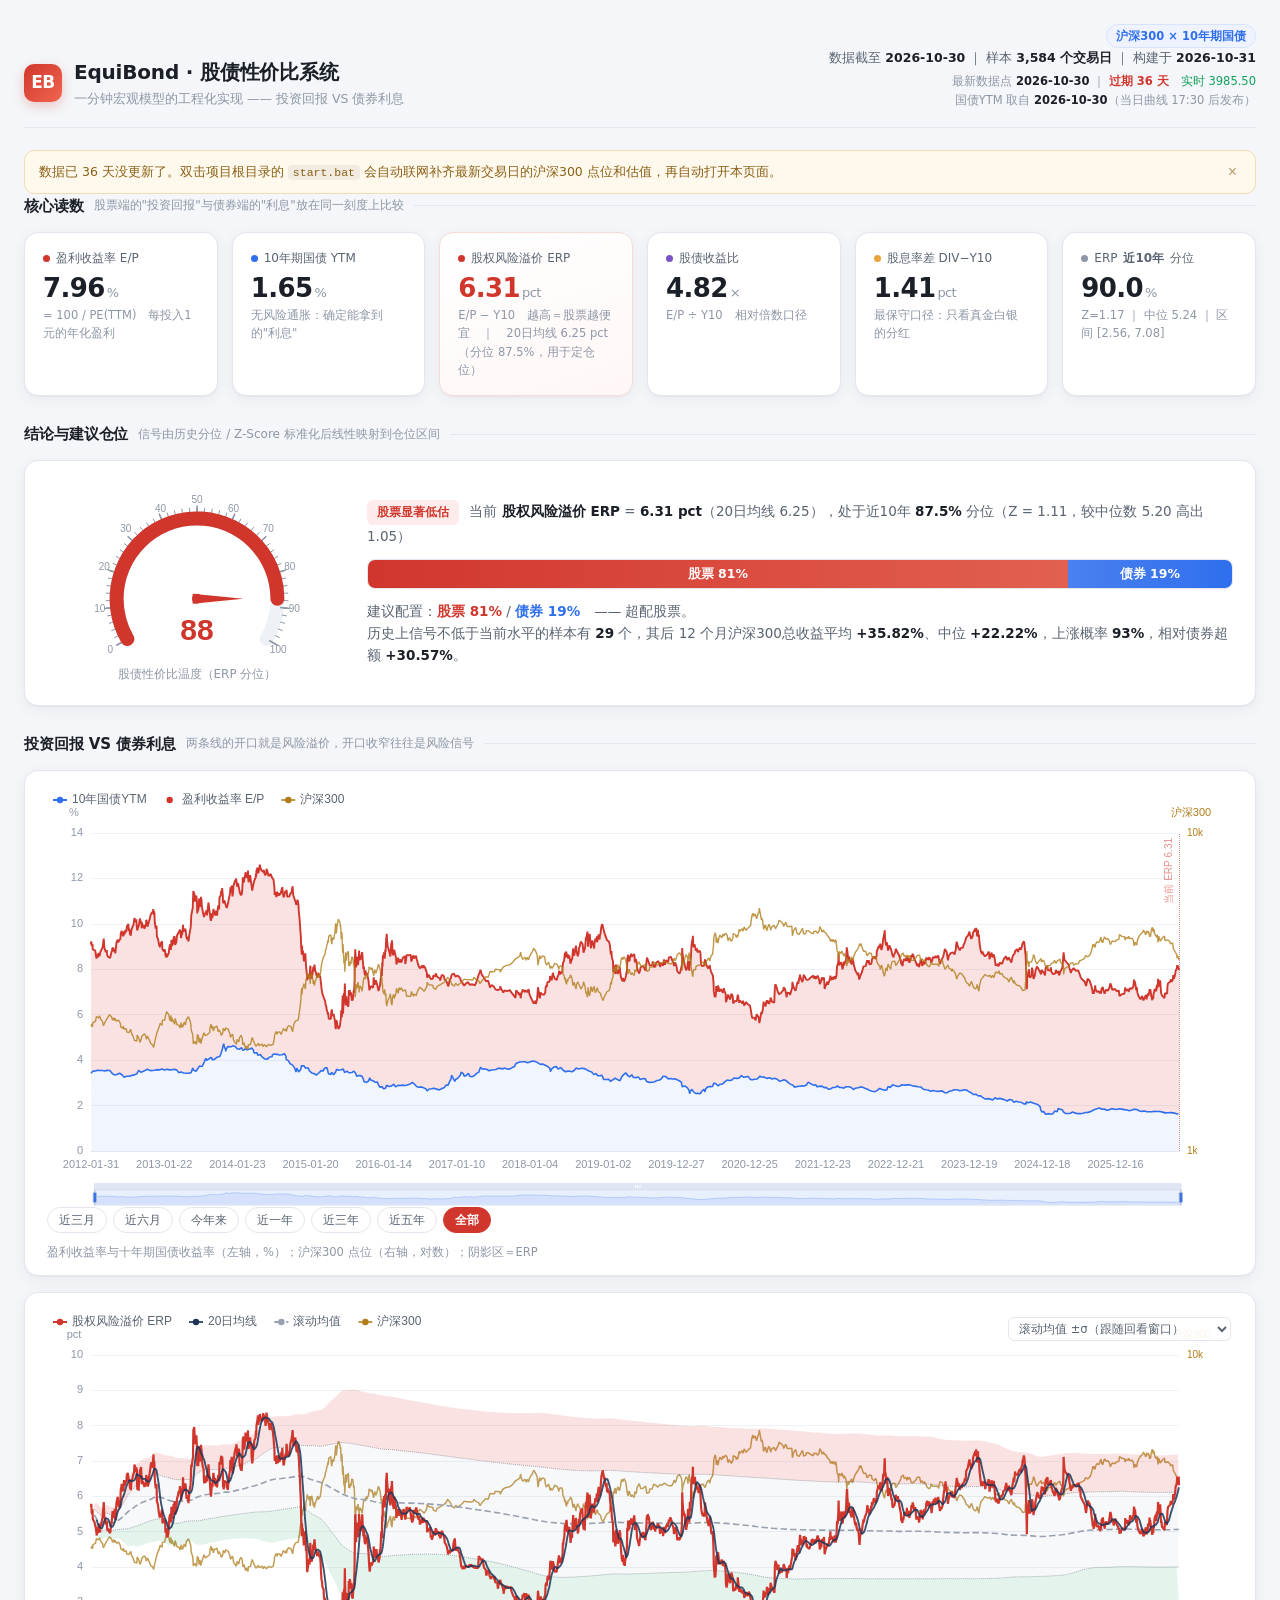
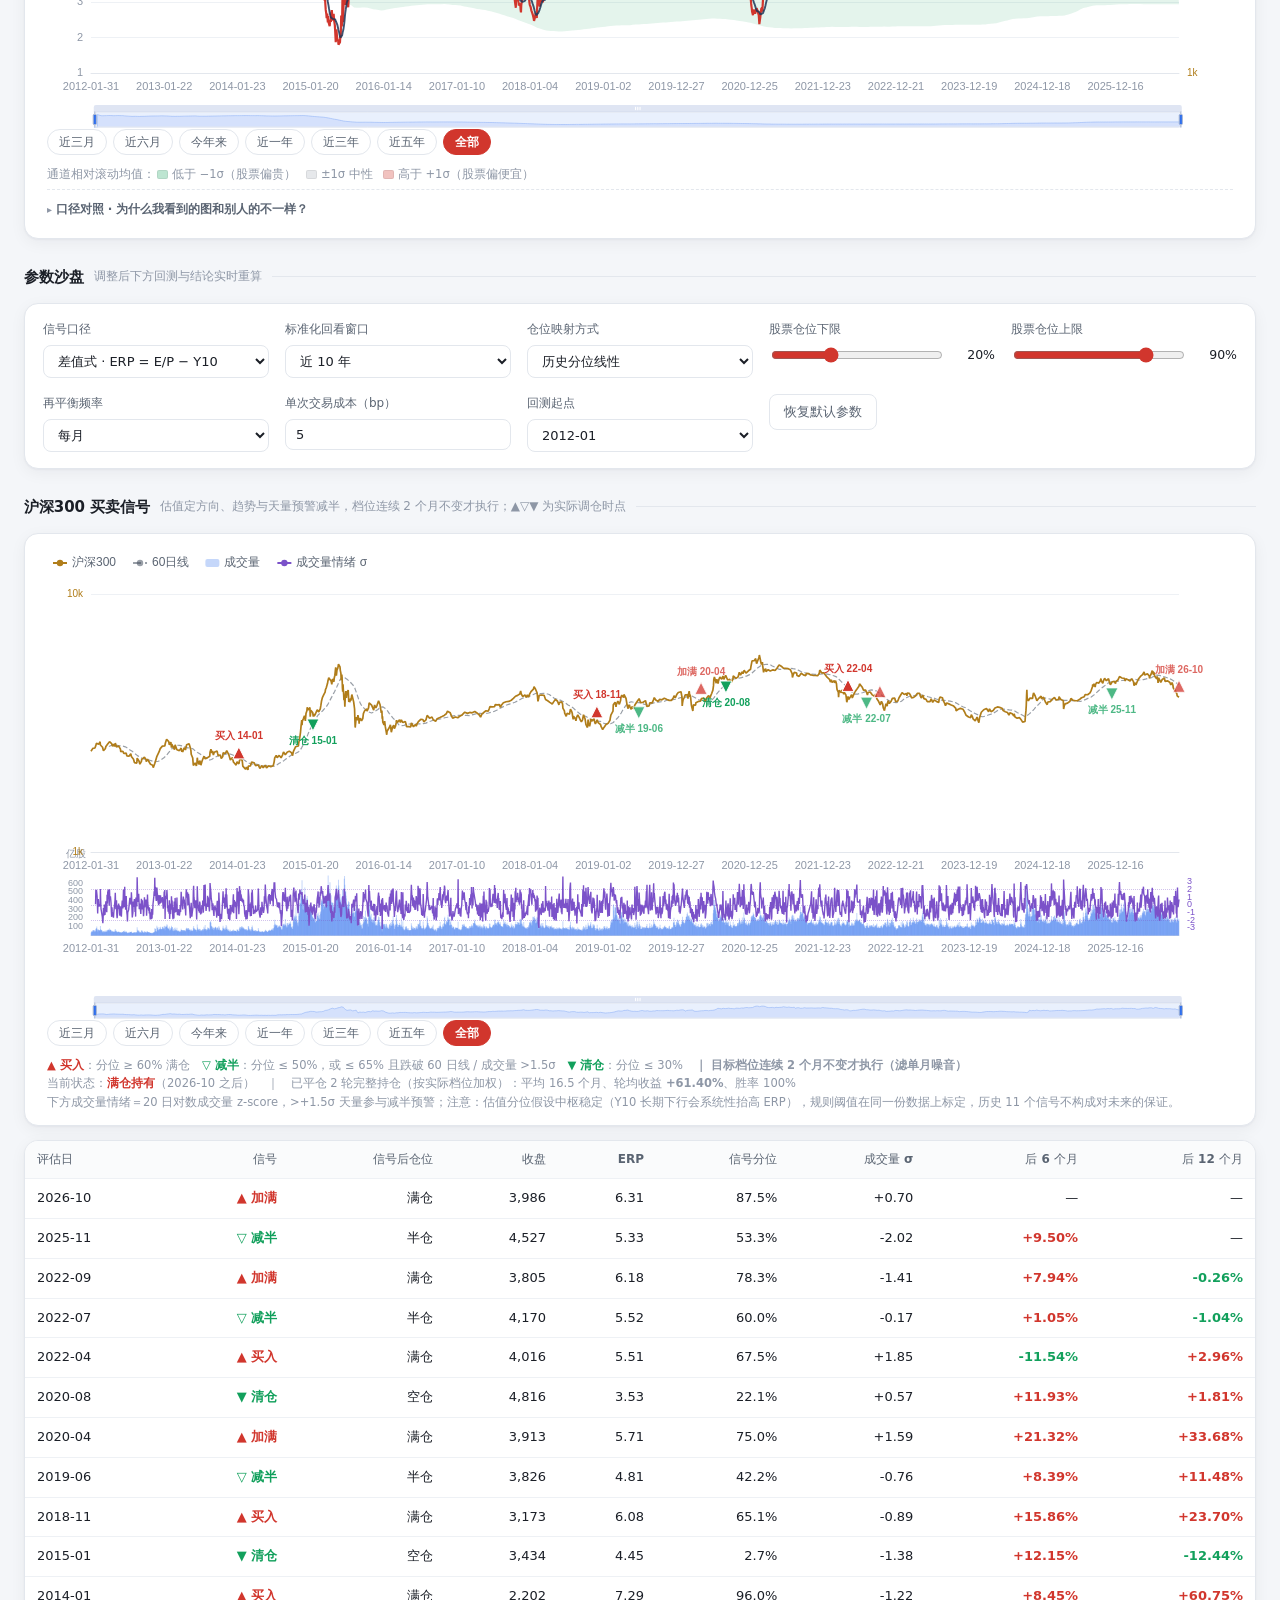
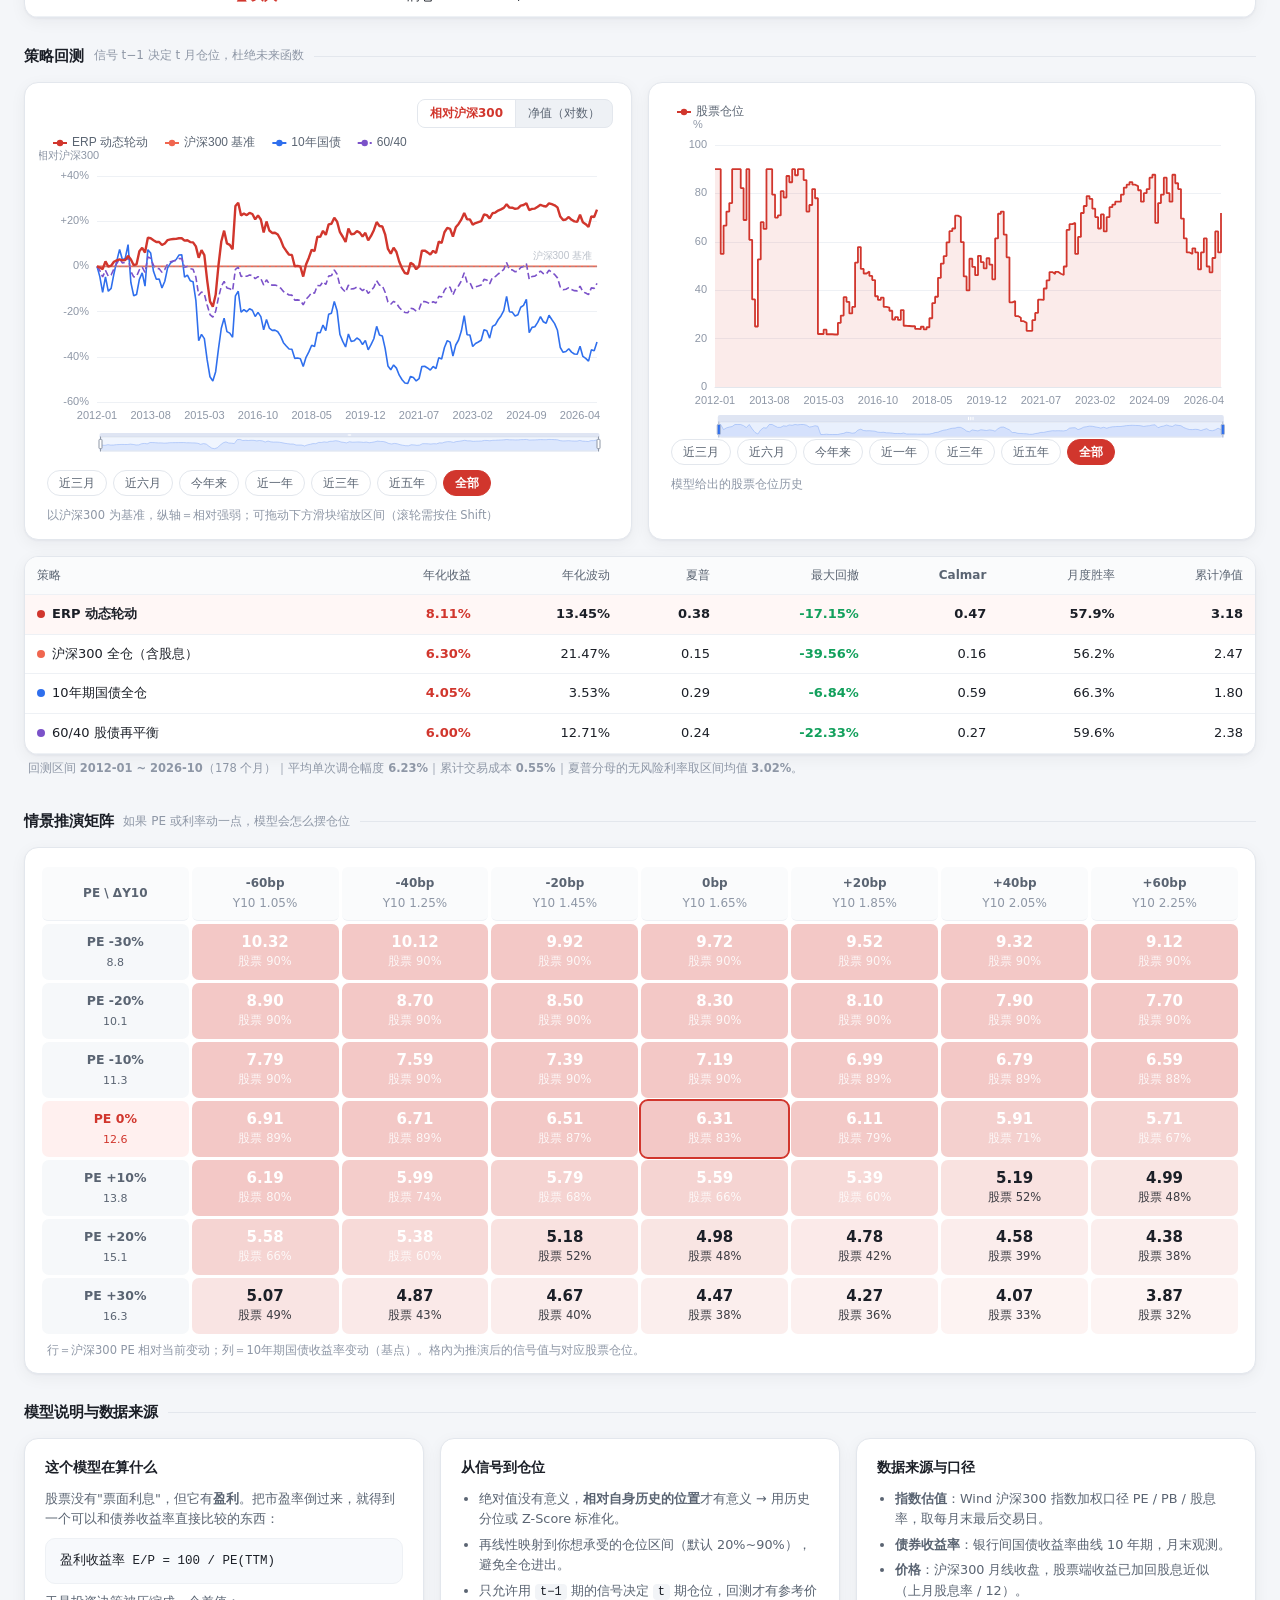
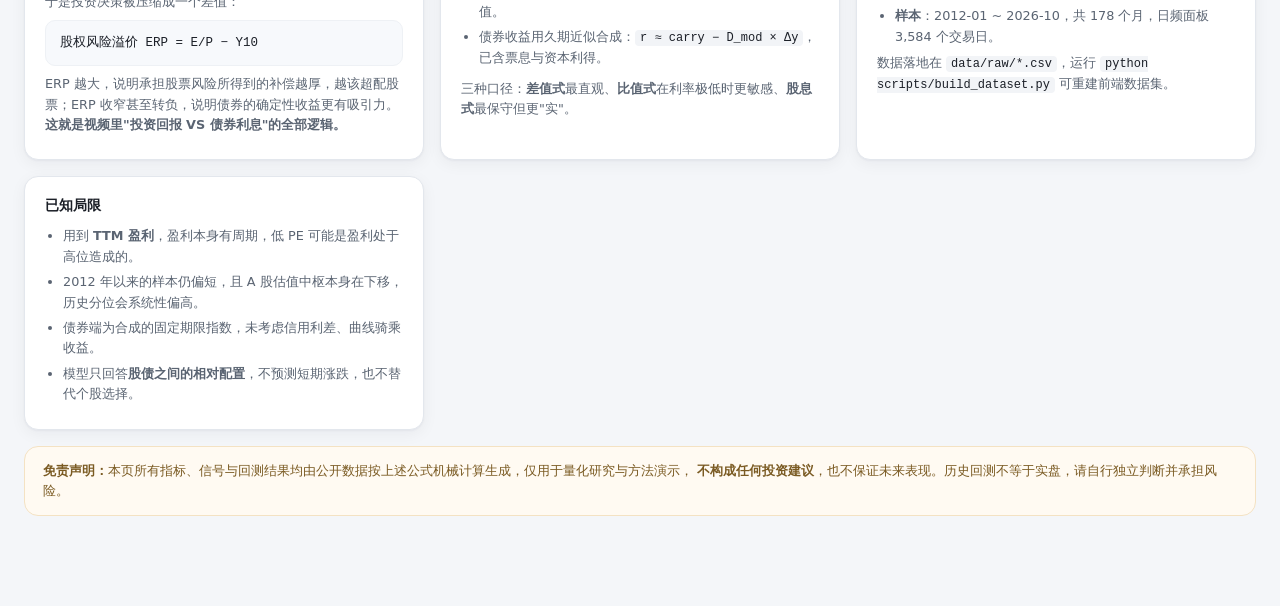
<file: index.html>
<!DOCTYPE html>
<html lang="zh-CN">
<head>
<meta charset="UTF-8">
<meta name="viewport" content="width=device-width, initial-scale=1, viewport-fit=cover">
<meta name="theme-color" content="#d1362d">
<meta name="format-detection" content="telephone=no">
<!-- 手机端「添加到主屏幕」后全屏打开，不显示浏览器地址栏 -->
<meta name="mobile-web-app-capable" content="yes">
<meta name="apple-mobile-web-app-capable" content="yes">
<meta name="apple-mobile-web-app-status-bar-style" content="default">
<meta name="apple-mobile-web-app-title" content="EquiBond">
<title>EquiBond · 股债性价比系统</title>
<link rel="manifest" href="manifest.webmanifest">
<link rel="icon" href="icon.svg" type="image/svg+xml">
<link rel="apple-touch-icon" href="icon.svg">
<link rel="stylesheet" href="styles.css">
</head>
<body>
<div class="wrap">

  <header class="top">
    <div class="brand">
      <div class="logo">EB</div>
      <div>
        <h1>EquiBond · 股债性价比系统</h1>
        <div class="sub">一分钟宏观模型的工程化实现 —— 投资回报 VS 债券利息</div>
      </div>
    </div>
    <div class="meta-line">
      <span class="badge">沪深300 × 10年期国债</span><br>
      数据截至 <b id="m-date">—</b> ｜ 样本 <b id="m-n">—</b> ｜ 构建于 <b id="m-gen">—</b>
      <div id="m-fresh" class="fresh">—</div>
    </div>
  </header>

  <!-- 数据新鲜度提示条 -->
  <div id="stale-bar" class="stale-bar hidden">
    <span id="stale-text">—</span>
    <button type="button" id="stale-close">×</button>
  </div>

  <!-- ===== 核心读数 ===== -->
  <section>
    <div class="sec-title">
      <h2>核心读数</h2>
      <span class="hint">股票端的"投资回报"与债券端的"利息"放在同一刻度上比较</span>
    </div>
    <div class="grid-kpi">
      <div class="card kpi">
        <div class="label"><i class="dot" style="background:var(--stock)"></i>盈利收益率 E/P</div>
        <div class="value" id="k-ep">—<span class="unit">%</span></div>
        <div class="foot">= 100 / PE(TTM)　每投入1元的年化盈利</div>
      </div>
      <div class="card kpi">
        <div class="label"><i class="dot" style="background:var(--bond)"></i>10年期国债 YTM</div>
        <div class="value" id="k-y10">—<span class="unit">%</span></div>
        <div class="foot">无风险通胀：确定能拿到的"利息"</div>
      </div>
      <div class="card kpi hero">
        <div class="label"><i class="dot" style="background:var(--stock)"></i>股权风险溢价 ERP</div>
        <div class="value" id="k-erp">—<span class="unit">pct</span></div>
        <div class="foot" id="k-erp-foot">E/P − Y10　越高＝股票越便宜</div>
      </div>
      <div class="card kpi">
        <div class="label"><i class="dot" style="background:var(--purple)"></i>股债收益比</div>
        <div class="value" id="k-ratio">—<span class="unit">×</span></div>
        <div class="foot">E/P ÷ Y10　相对倍数口径</div>
      </div>
      <div class="card kpi">
        <div class="label"><i class="dot" style="background:var(--amber)"></i>股息率差 DIV−Y10</div>
        <div class="value" id="k-dys">—<span class="unit">pct</span></div>
        <div class="foot">最保守口径：只看真金白银的分红</div>
      </div>
      <div class="card kpi">
        <div class="label"><i class="dot" style="background:var(--txt3)"></i>ERP <strong id="k-winlab">全样本</strong>分位</div>
        <div class="value" id="k-pct">—<span class="unit">%</span></div>
        <div class="foot" id="k-pct-foot">当前位置</div>
      </div>
    </div>
  </section>

  <!-- ===== 结论 ===== -->
  <section>
    <div class="sec-title"><h2>结论与建议仓位</h2><span class="hint">信号由历史分位 / Z-Score 标准化后线性映射到仓位区间</span></div>
    <div class="verdict">
      <div class="gauge-box">
        <div id="gauge"></div>
        <div class="gauge-cap">股债性价比温度（ERP 分位）</div>
      </div>
      <div class="verdict-body">
        <div>
          <span class="tag" id="v-tag" style="background:#fff0ef;color:var(--stock)">—</span>
          <span class="verdict-text" id="v-signal">—</span>
        </div>
        <div class="alloc-bar">
          <div class="seg-eq" id="v-bar-eq" style="width:50%">股票 —</div>
          <div class="seg-bd" id="v-bar-bd">债券 —</div>
        </div>
        <div class="verdict-text" id="v-text">—</div>
      </div>
    </div>
  </section>

  <!-- ===== 双线图 + 通道图 ===== -->
  <section>
    <div class="sec-title"><h2>投资回报 VS 债券利息</h2><span class="hint">两条线的开口就是风险溢价，开口收窄往往是风险信号</span></div>
    <div class="stack">
      <div class="chart-box">
        <div id="chart-yield" class="chart tall"></div>
        <div class="chart-foot">盈利收益率与十年期国债收益率（左轴，%）；沪深300 点位（右轴，对数）；阴影区＝ERP</div>
      </div>
      <div class="chart-box">
        <div class="chart-top">
          <div id="chart-erp" class="chart tall"></div>
          <select id="e-chan" class="mini-sel" title="通道统计口径">
            <option value="roll" selected>滚动均值 ±σ（跟随回看窗口）</option>
            <option value="exp">全样本累计均值 ±σ</option>
            <option value="fix">固定全样本均值 ±σ（含未来数据）</option>
            <option value="quant">滚动分位带 P10–P90</option>
          </select>
        </div>
        <div class="chart-foot" id="erp-foot">通道相对滚动均值：<i class="lg" style="background:rgba(18,160,92,.28)"></i>低于 −1σ（股票偏贵）<i class="lg" style="background:rgba(142,151,166,.22)"></i>±1σ 中性<i class="lg" style="background:rgba(209,54,45,.30)"></i>高于 +1σ（股票偏便宜）</div>
        <details class="diag">
          <summary>口径对照 · 为什么我看到的图和别人的不一样？</summary>
          <div class="diag-body">
            <div class="diag-note" id="diag-note">—</div>
            <div class="diag-sub">① 同一份数据、不同回看窗口（点击行即可套用到全站）</div>
            <table class="diag-tb" id="diag-win"></table>
            <div class="diag-sub">② 若对方的图截止在更早的月份（平台/自媒体图常有 1~3 个月延迟）</div>
            <table class="diag-tb" id="diag-lag"></table>
            <div class="diag-sub">③ 对照外部读数：把别人图上的当前值填进来，反推差异来源</div>
            <div class="diag-row">
              <input id="diag-in" type="number" step="0.01" placeholder="如 5.20">
              <span class="diag-out" id="diag-out">填入后可看到它在本站各口径下的位置，以及差异换算成 PE / 国债收益率的幅度。</span>
            </div>
          </div>
        </details>
      </div>
    </div>
  </section>

  <!-- ===== 控制面板 ===== -->
  <section>
    <div class="sec-title"><h2>参数沙盘</h2><span class="hint">调整后下方回测与结论实时重算</span></div>
    <div class="controls">
      <div class="field">
        <label>信号口径</label>
        <select id="c-signal">
          <option value="erp">差值式 · ERP = E/P − Y10</option>
          <option value="ratio">比值式 · E/P ÷ Y10</option>
          <option value="dyspread">股息式 · 股息率 − Y10</option>
        </select>
      </div>
      <div class="field">
        <label>标准化回看窗口</label>
        <select id="c-window">
          <option value="0">全部历史（扩张窗口）</option>
          <option value="120" selected>近 10 年</option>
          <option value="84">近 7 年</option>
          <option value="60">近 5 年</option>
          <option value="36">近 3 年</option>
          <option value="24">近 2 年</option>
          <option value="12">近 1 年</option>
        </select>
      </div>
      <div class="field">
        <label>仓位映射方式</label>
        <select id="c-map">
          <option value="pct" selected>历史分位线性</option>
          <option value="z">Z-Score 截断</option>
        </select>
      </div>
      <div class="field">
        <label>股票仓位下限</label>
        <div class="range-row">
          <input type="range" id="c-min" min="0" max="60" step="5" value="20">
          <span class="range-val" id="c-min-v">20%</span>
        </div>
      </div>
      <div class="field">
        <label>股票仓位上限</label>
        <div class="range-row">
          <input type="range" id="c-max" min="50" max="100" step="5" value="90">
          <span class="range-val" id="c-max-v">90%</span>
        </div>
      </div>
      <div class="field">
        <label>再平衡频率</label>
        <select id="c-rebal">
          <option value="1" selected>每月</option>
          <option value="3">每季</option>
          <option value="6">每半年</option>
        </select>
      </div>
      <div class="field">
        <label>单次交易成本（bp）</label>
        <input type="number" id="c-cost" min="0" max="100" step="1" value="5">
      </div>
      <div class="field">
        <label>回测起点</label>
        <select id="c-start"></select>
      </div>
      <div class="field btn-row">
        <button class="reset" id="c-reset">恢复默认参数</button>
      </div>
    </div>
  </section>

  <!-- ===== 买卖信号 ===== -->
  <section>
    <div class="sec-title"><h2>沪深300 买卖信号</h2><span class="hint">估值定方向、趋势与天量预警减半，档位连续 2 个月不变才执行；▲▽▼ 为实际调仓时点</span></div>
    <div class="chart-box">
      <div id="chart-signal" class="chart signal"></div>
      <div class="chart-foot" id="sig-foot">—</div>
    </div>
    <div class="table-box" style="margin-top:14px">
      <table id="t-signal"></table>
    </div>
  </section>

  <!-- ===== 回测 ===== -->
  <section>
    <div class="sec-title"><h2>策略回测</h2><span class="hint">信号 t−1 决定 t 月仓位，杜绝未来函数</span></div>
    <div class="grid-2">
      <div class="chart-box">
        <div class="chart-head-row">
          <div class="chart-switch" id="nav-switch">
            <button type="button" data-v="rel" class="on">相对沪深300</button>
            <button type="button" data-v="nav">净值（对数）</button>
          </div>
        </div>
        <div id="chart-nav" class="chart"></div>
        <div class="chart-foot" id="nav-foot">以沪深300 为基准，纵轴＝相对强弱；可拖动下方滑块缩放区间（滚轮需按住 Shift）</div>
      </div>
      <div class="chart-box">
        <div id="chart-alloc" class="chart"></div>
        <div class="chart-foot">模型给出的股票仓位历史</div>
      </div>
    </div>
    <div class="table-box" style="margin-top:16px">
      <table id="t-perf">
        <thead>
          <tr>
            <th>策略</th><th class="num">年化收益</th><th class="num">年化波动</th>
            <th class="num">夏普</th><th class="num">最大回撤</th><th class="num">Calmar</th>
            <th class="num">月度胜率</th><th class="num">累计净值</th>
          </tr>
        </thead>
        <tbody></tbody>
      </table>
    </div>
    <div class="chart-foot" id="bt-note" style="padding-left:4px"></div>
  </section>

  <!-- ===== 情景推演 ===== -->
  <section>
    <div class="sec-title"><h2>情景推演矩阵</h2><span class="hint">如果 PE 或利率动一点，模型会怎么摆仓位</span></div>
    <div class="chart-box matrix-box">
      <table class="matrix" id="t-matrix"></table>
      <div class="chart-foot">行＝沪深300 PE 相对当前变动；列＝10年期国债收益率变动（基点）。格內为推演后的信号值与对应股票仓位。</div>
    </div>
  </section>

  <!-- ===== 模型说明 ===== -->
  <section>
    <div class="sec-title"><h2>模型说明与数据来源</h2></div>
    <div class="note-grid">
      <div class="note">
        <h3>这个模型在算什么</h3>
        <p>股票没有"票面利息"，但它有<b>盈利</b>。把市盈率倒过来，就得到一个可以和债券收益率直接比较的东西：</p>
        <div class="formula">盈利收益率 E/P = 100 / PE(TTM)</div>
        <p>于是投资决策被压缩成一个差值：</p>
        <div class="formula">股权风险溢价 ERP = E/P − Y10</div>
        <p>ERP 越大，说明承担股票风险所得到的补偿越厚，越该超配股票；ERP 收窄甚至转负，说明债券的确定性收益更有吸引力。<b>这就是视频里"投资回报 VS 债券利息"的全部逻辑。</b></p>
      </div>
      <div class="note">
        <h3>从信号到仓位</h3>
        <ul>
          <li>绝对值没有意义，<b>相对自身历史的位置</b>才有意义 → 用历史分位或 Z-Score 标准化。</li>
          <li>再线性映射到你想承受的仓位区间（默认 20%~90%），避免全仓进出。</li>
          <li>只允许用 <code>t−1</code> 期的信号决定 <code>t</code> 期仓位，回测才有参考价值。</li>
          <li>债券收益用久期近似合成：<code>r ≈ carry − D_mod × Δy</code>，已含票息与资本利得。</li>
        </ul>
        <p style="margin-top:10px">三种口径：<b>差值式</b>最直观、<b>比值式</b>在利率极低时更敏感、<b>股息式</b>最保守但更"实"。</p>
      </div>
      <div class="note">
        <h3>数据来源与口径</h3>
        <ul>
          <li><b>指数估值</b>：Wind 沪深300 指数加权口径 PE / PB / 股息率，取每月末最后交易日。</li>
          <li><b>债券收益率</b>：银行间国债收益率曲线 10 年期，月末观测。</li>
          <li><b>价格</b>：沪深300 月线收盘，股票端收益已加回股息近似（上月股息率 / 12）。</li>
          <li><b>样本</b>：<span id="n-range">—</span>，共 <span id="n-count">—</span>。</li>
        </ul>
        <p>数据落地在 <code>data/raw/*.csv</code>，运行 <code>python scripts/build_dataset.py</code> 可重建前端数据集。</p>
      </div>
      <div class="note">
        <h3>已知局限</h3>
        <ul>
          <li>用到 <b>TTM 盈利</b>，盈利本身有周期，低 PE 可能是盈利处于高位造成的。</li>
          <li>2012 年以来的样本仍偏短，且 A 股估值中枢本身在下移，历史分位会系统性偏高。</li>
          <li>债券端为合成的固定期限指数，未考虑信用利差、曲线骑乘收益。</li>
          <li>模型只回答<b>股债之间的相对配置</b>，不预测短期涨跌，也不替代个股选择。</li>
        </ul>
      </div>
    </div>
    <div class="disclaimer" style="margin-top:16px">
      <b>免责声明：</b>本页所有指标、信号与回测结果均由公开数据按上述公式机械计算生成，仅用于量化研究与方法演示，
      <b>不构成任何投资建议</b>，也不保证未来表现。历史回测不等于实盘，请自行独立判断并承担风险。
    </div>
  </section>

</div>

<script src="vendor/echarts.min.js"></script>
<script src="data/dataset.js"></script>
<script src="engine.js?v=20261028"></script>
<script src="app.js?v=20261028"></script>
</body>
</html>
</file>
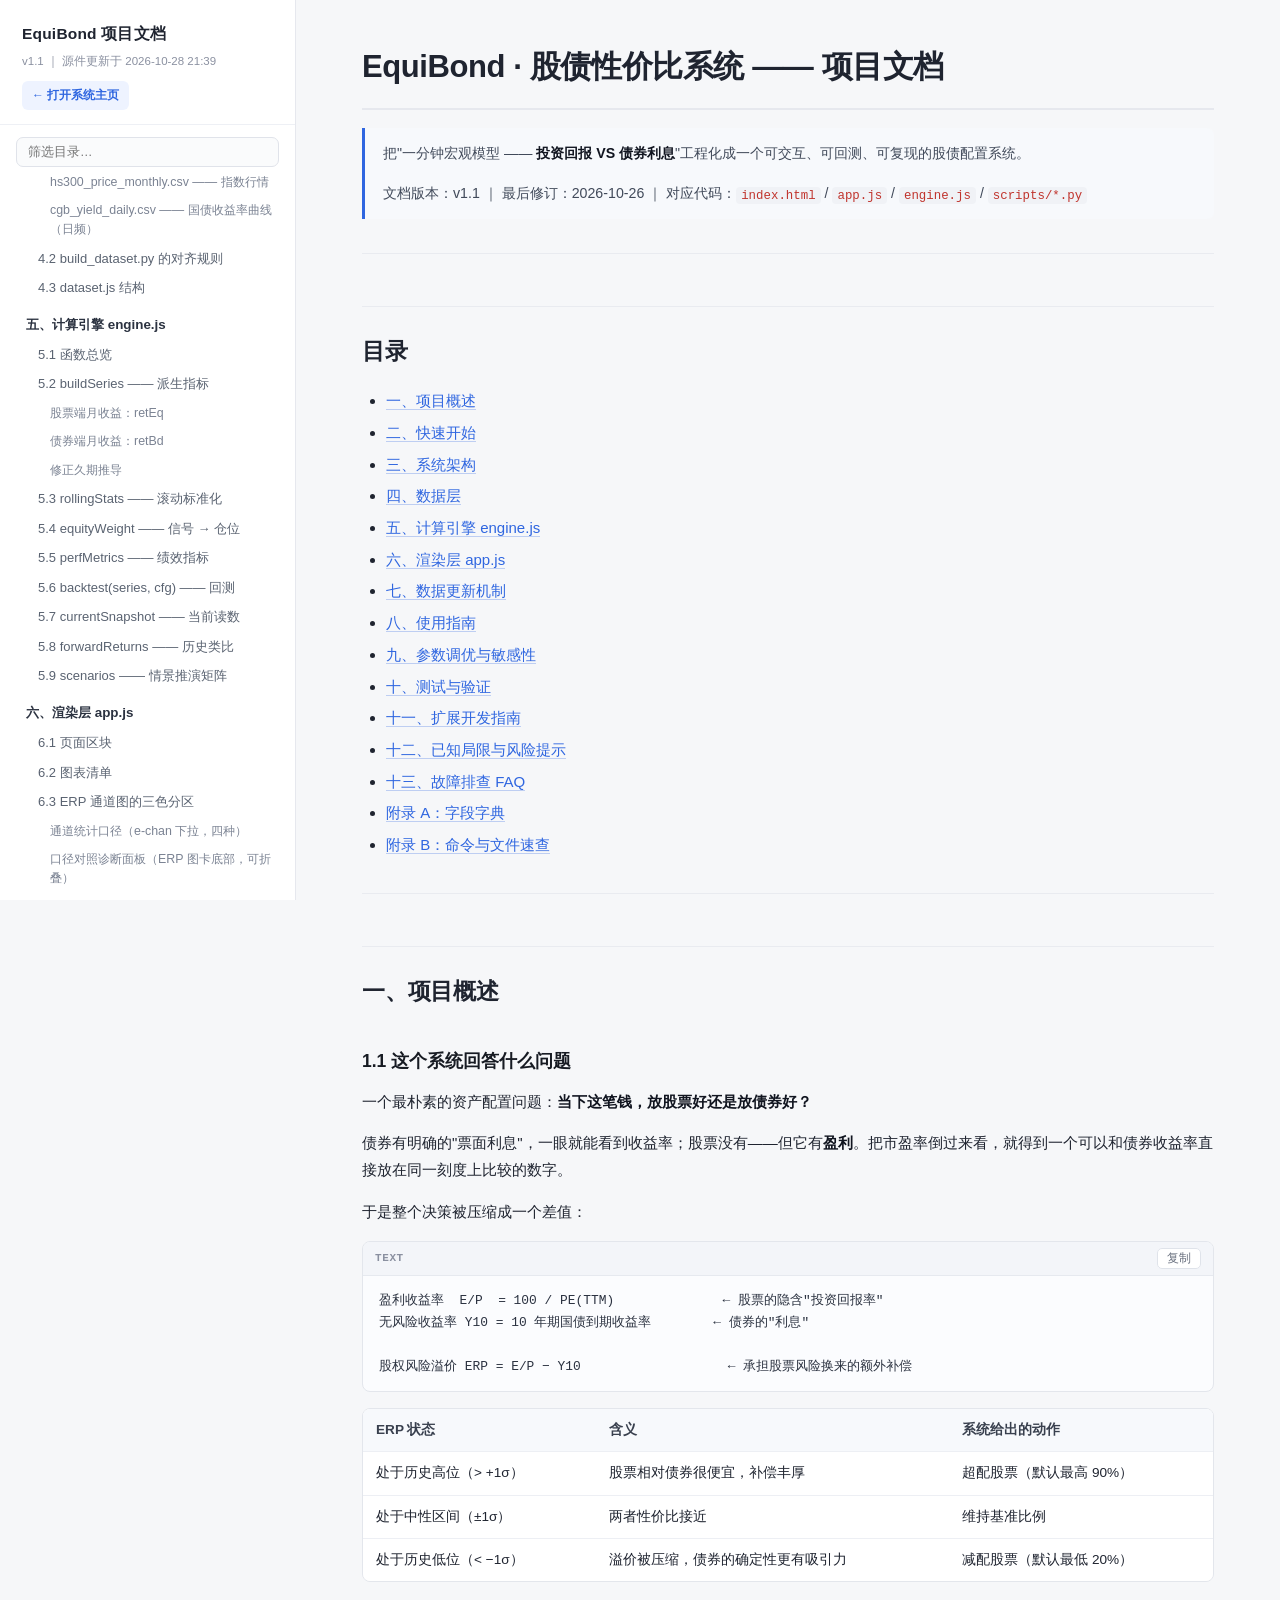
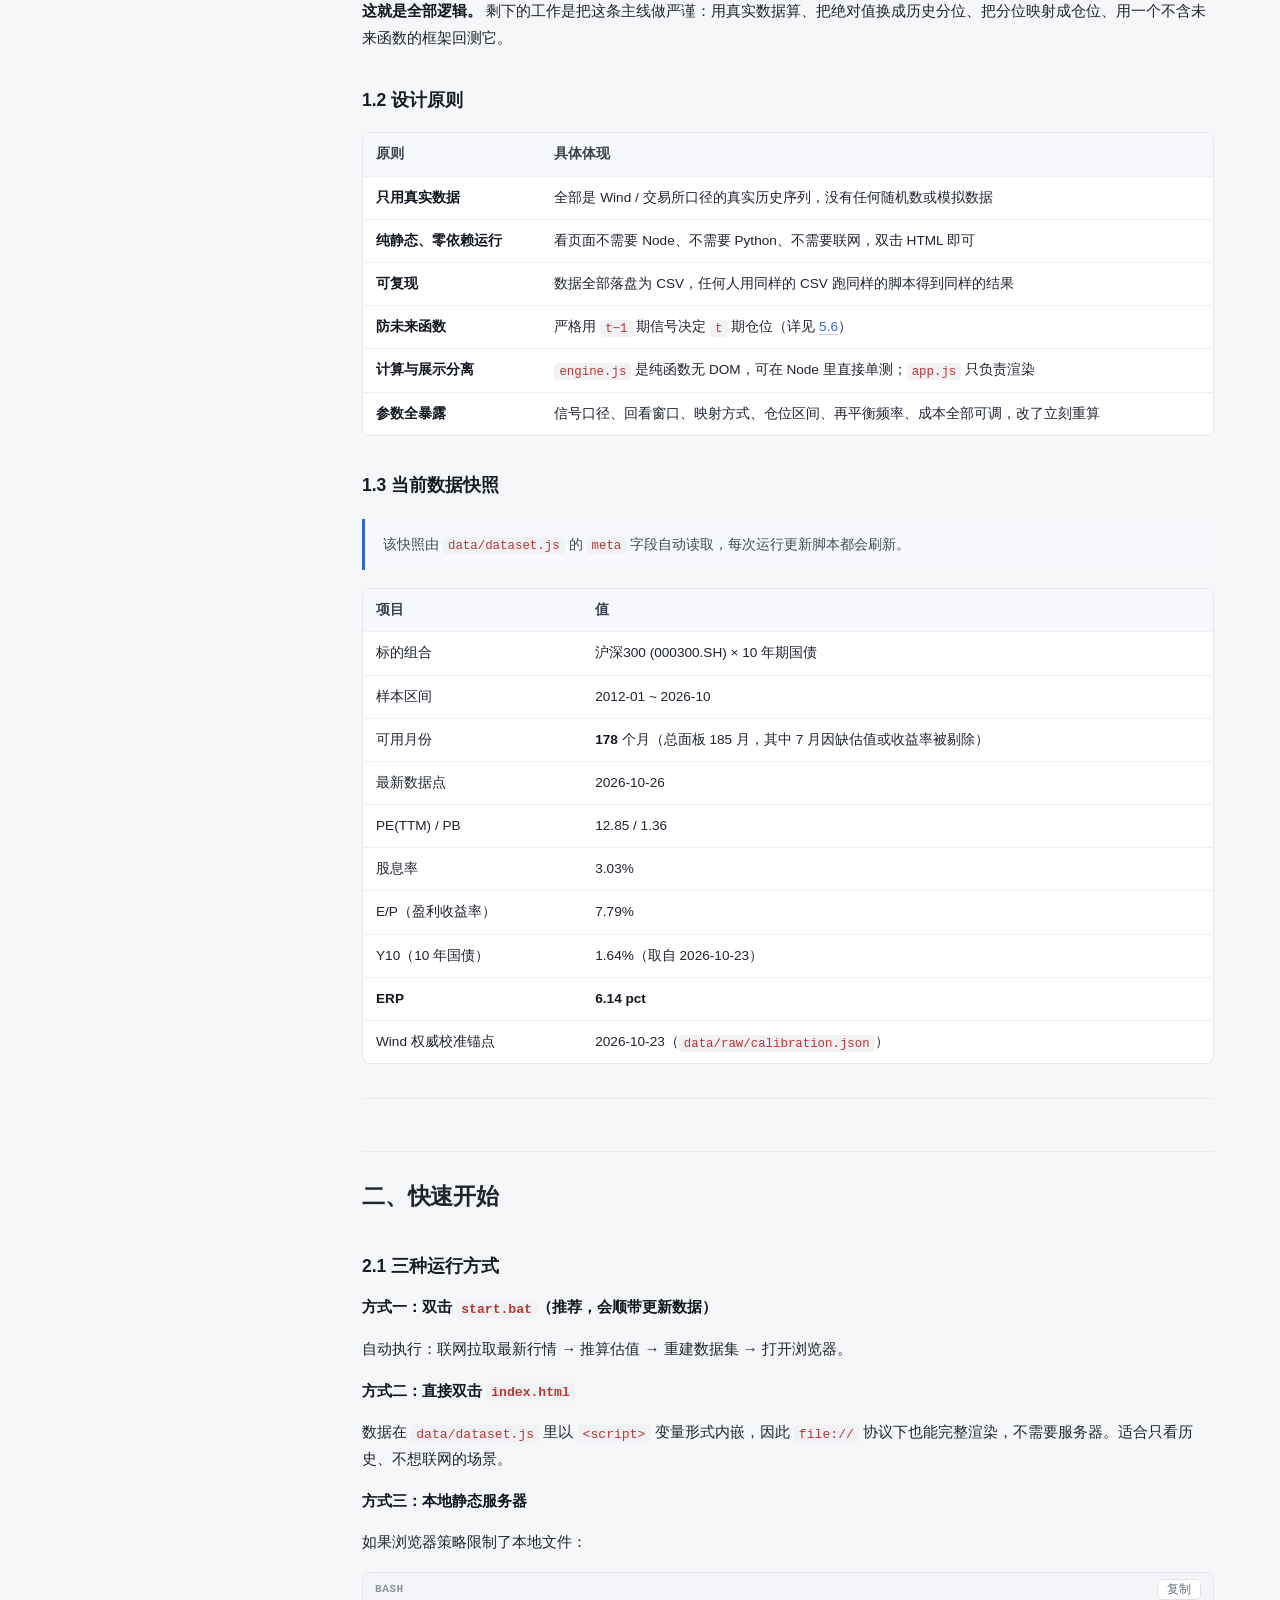
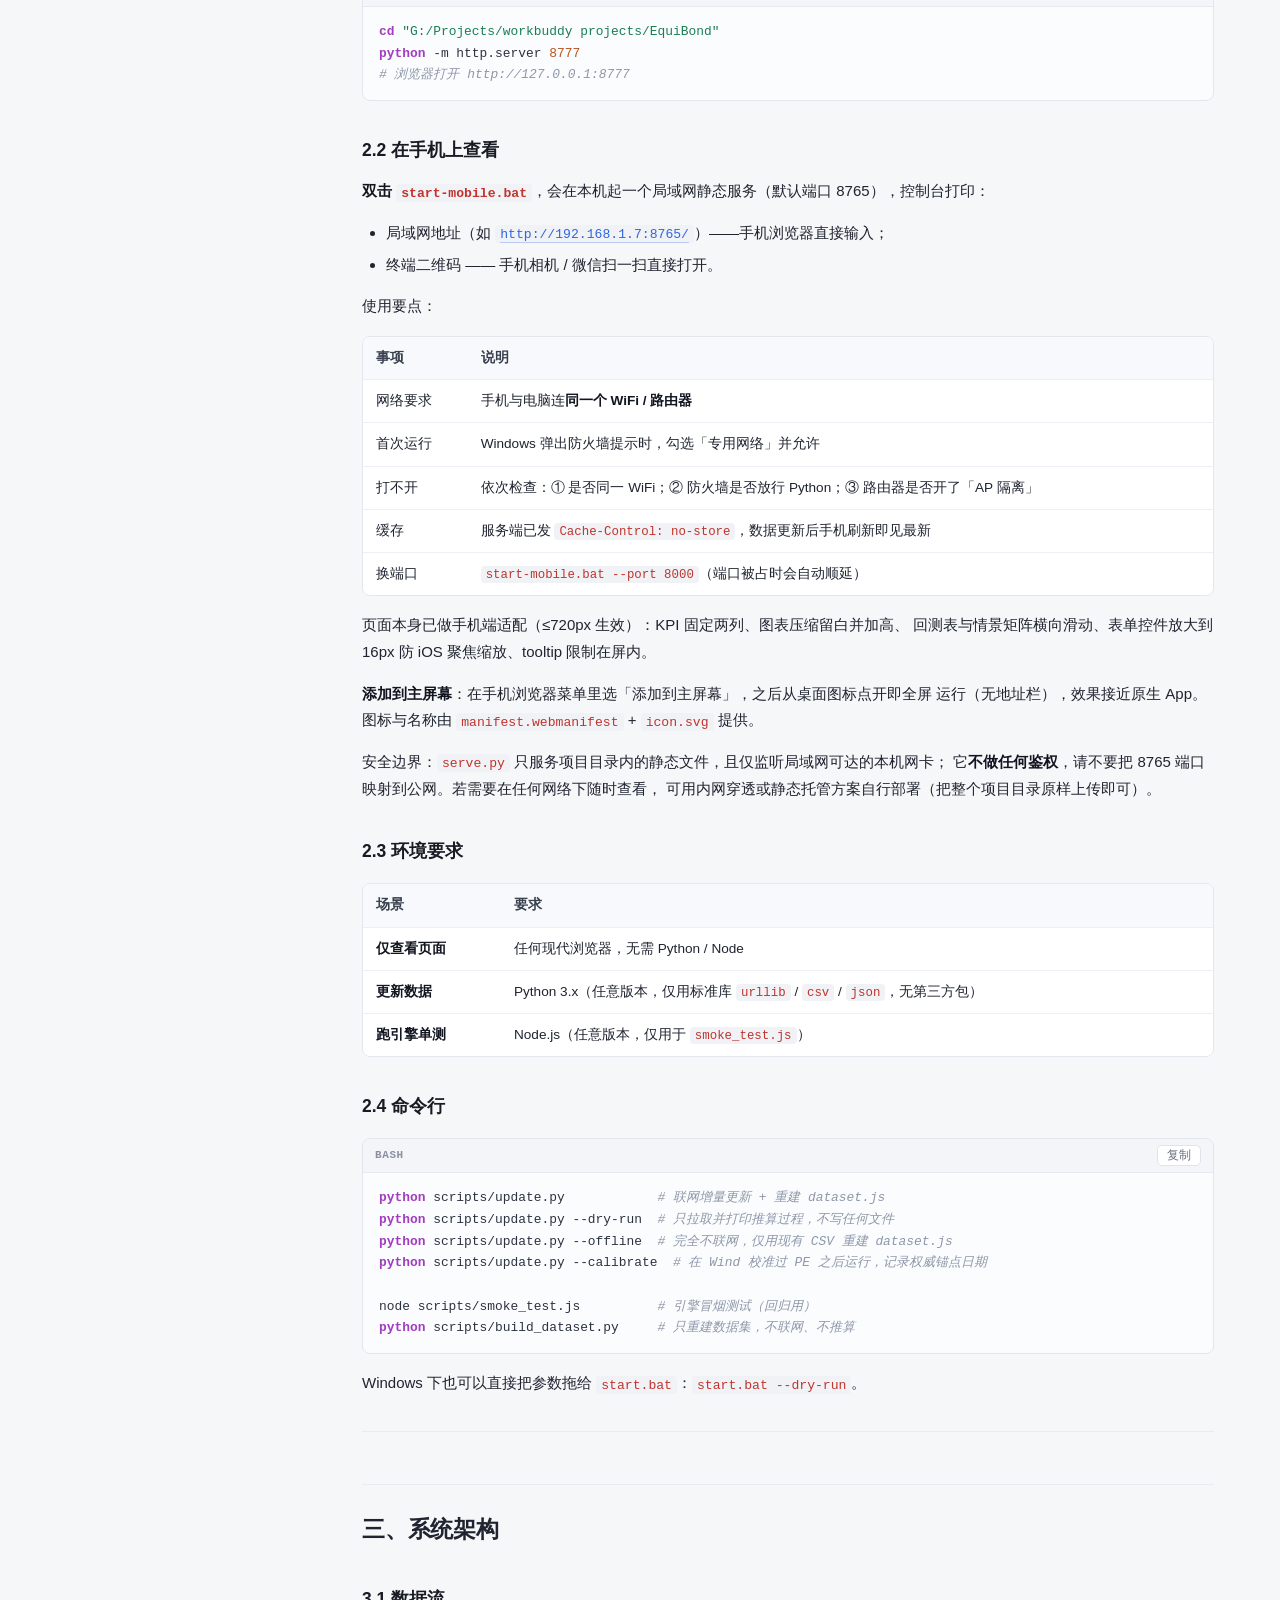
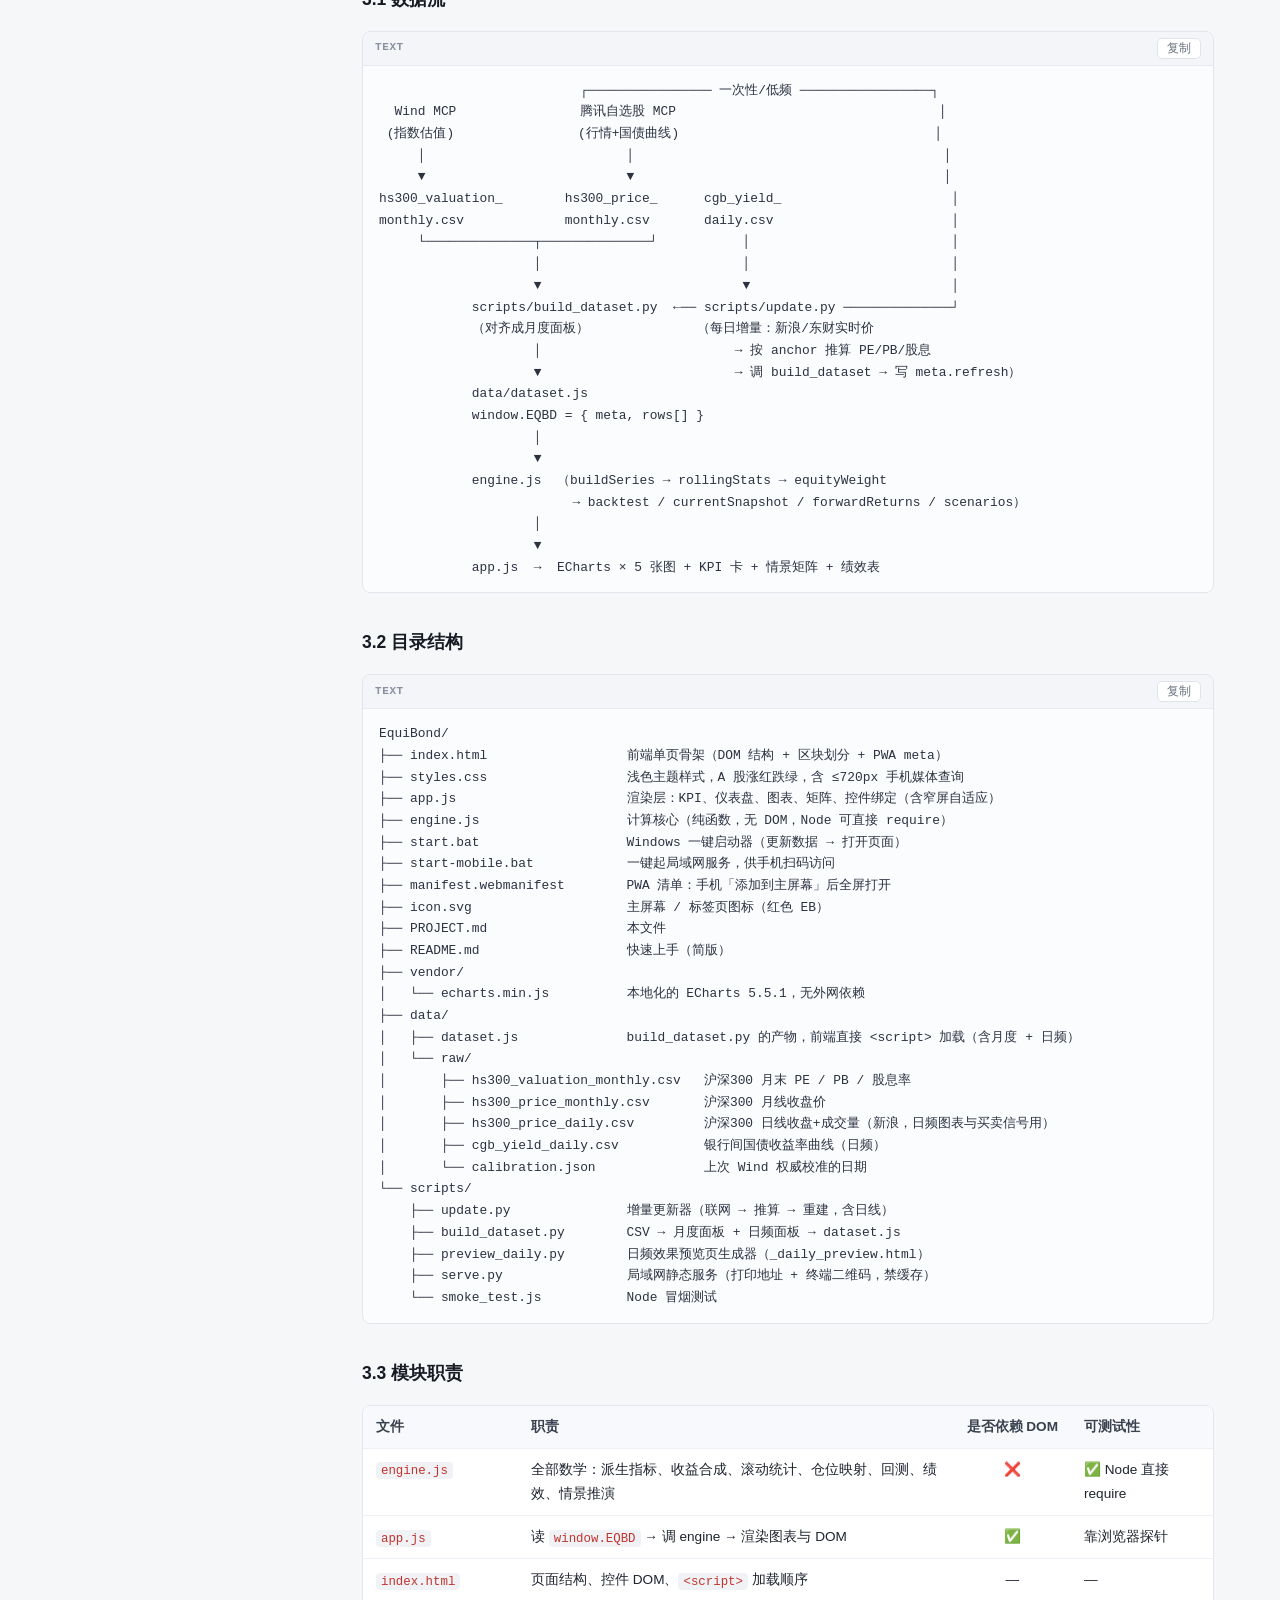
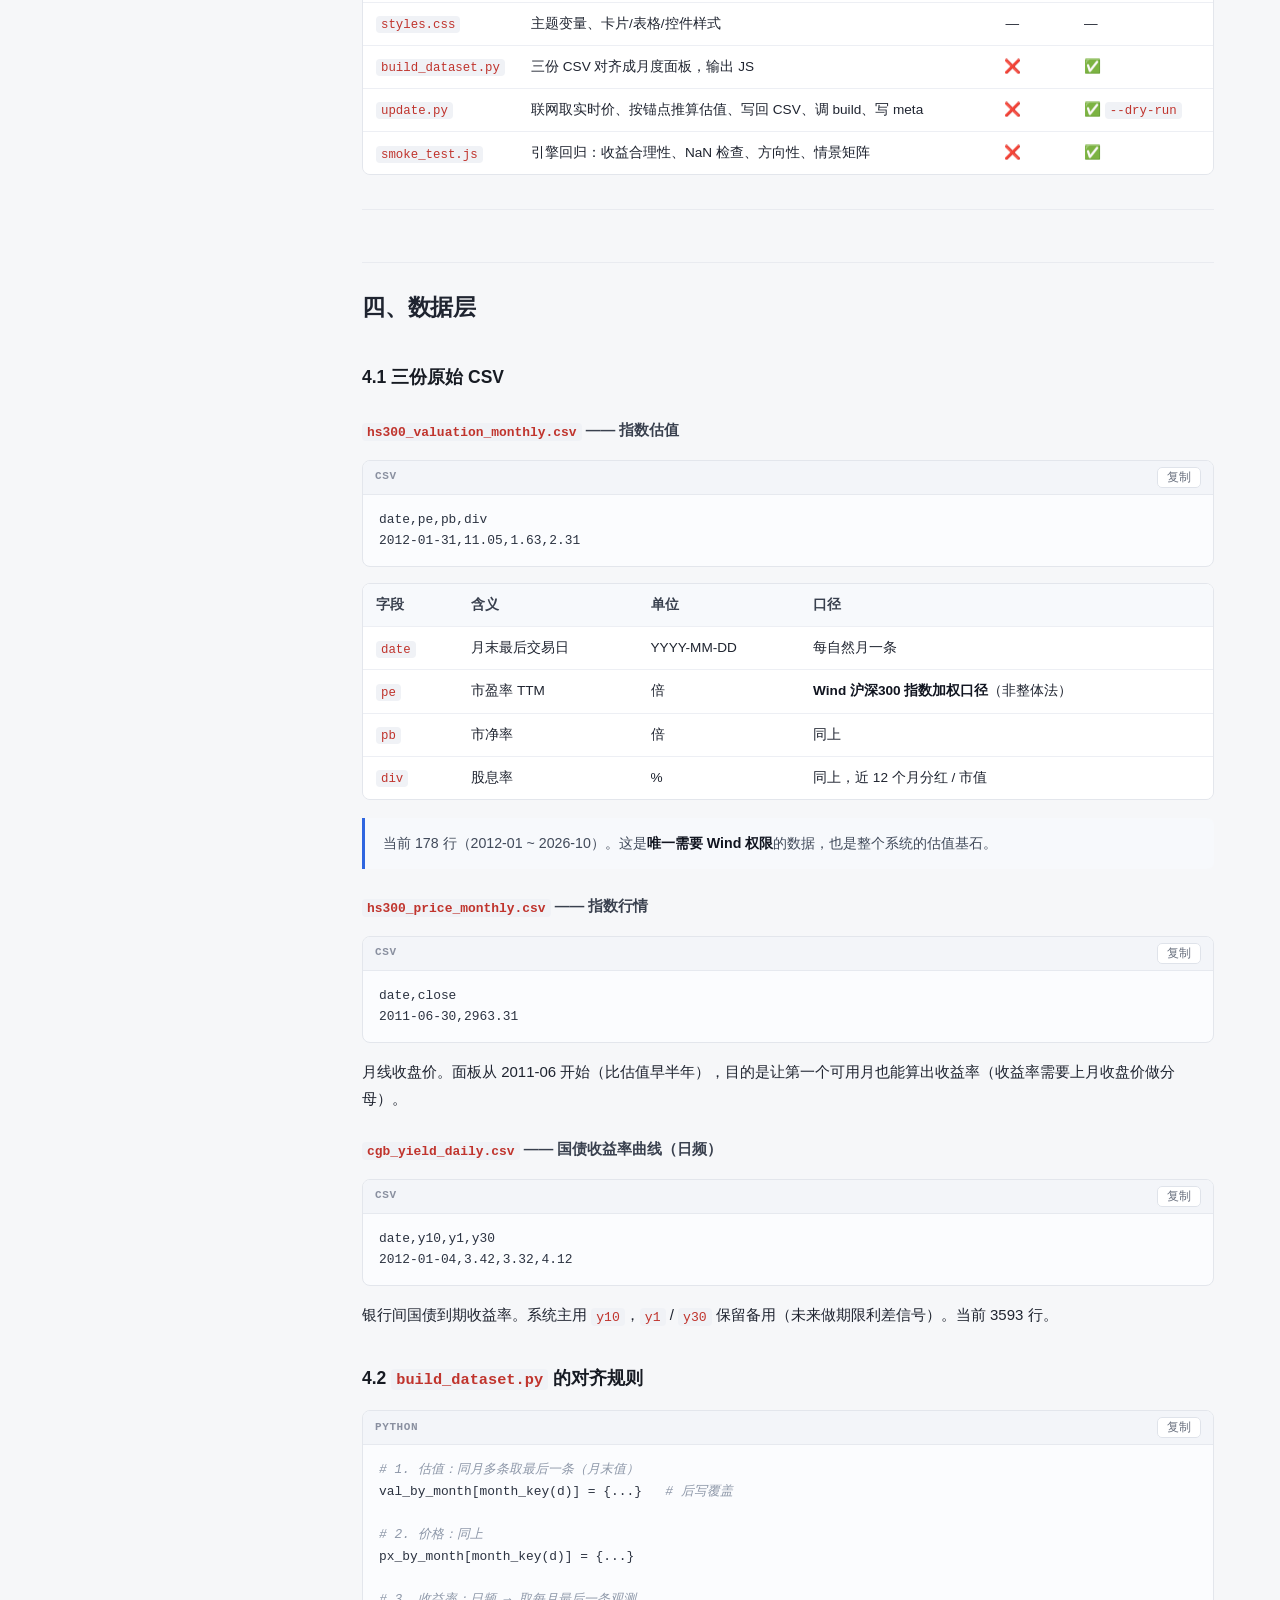
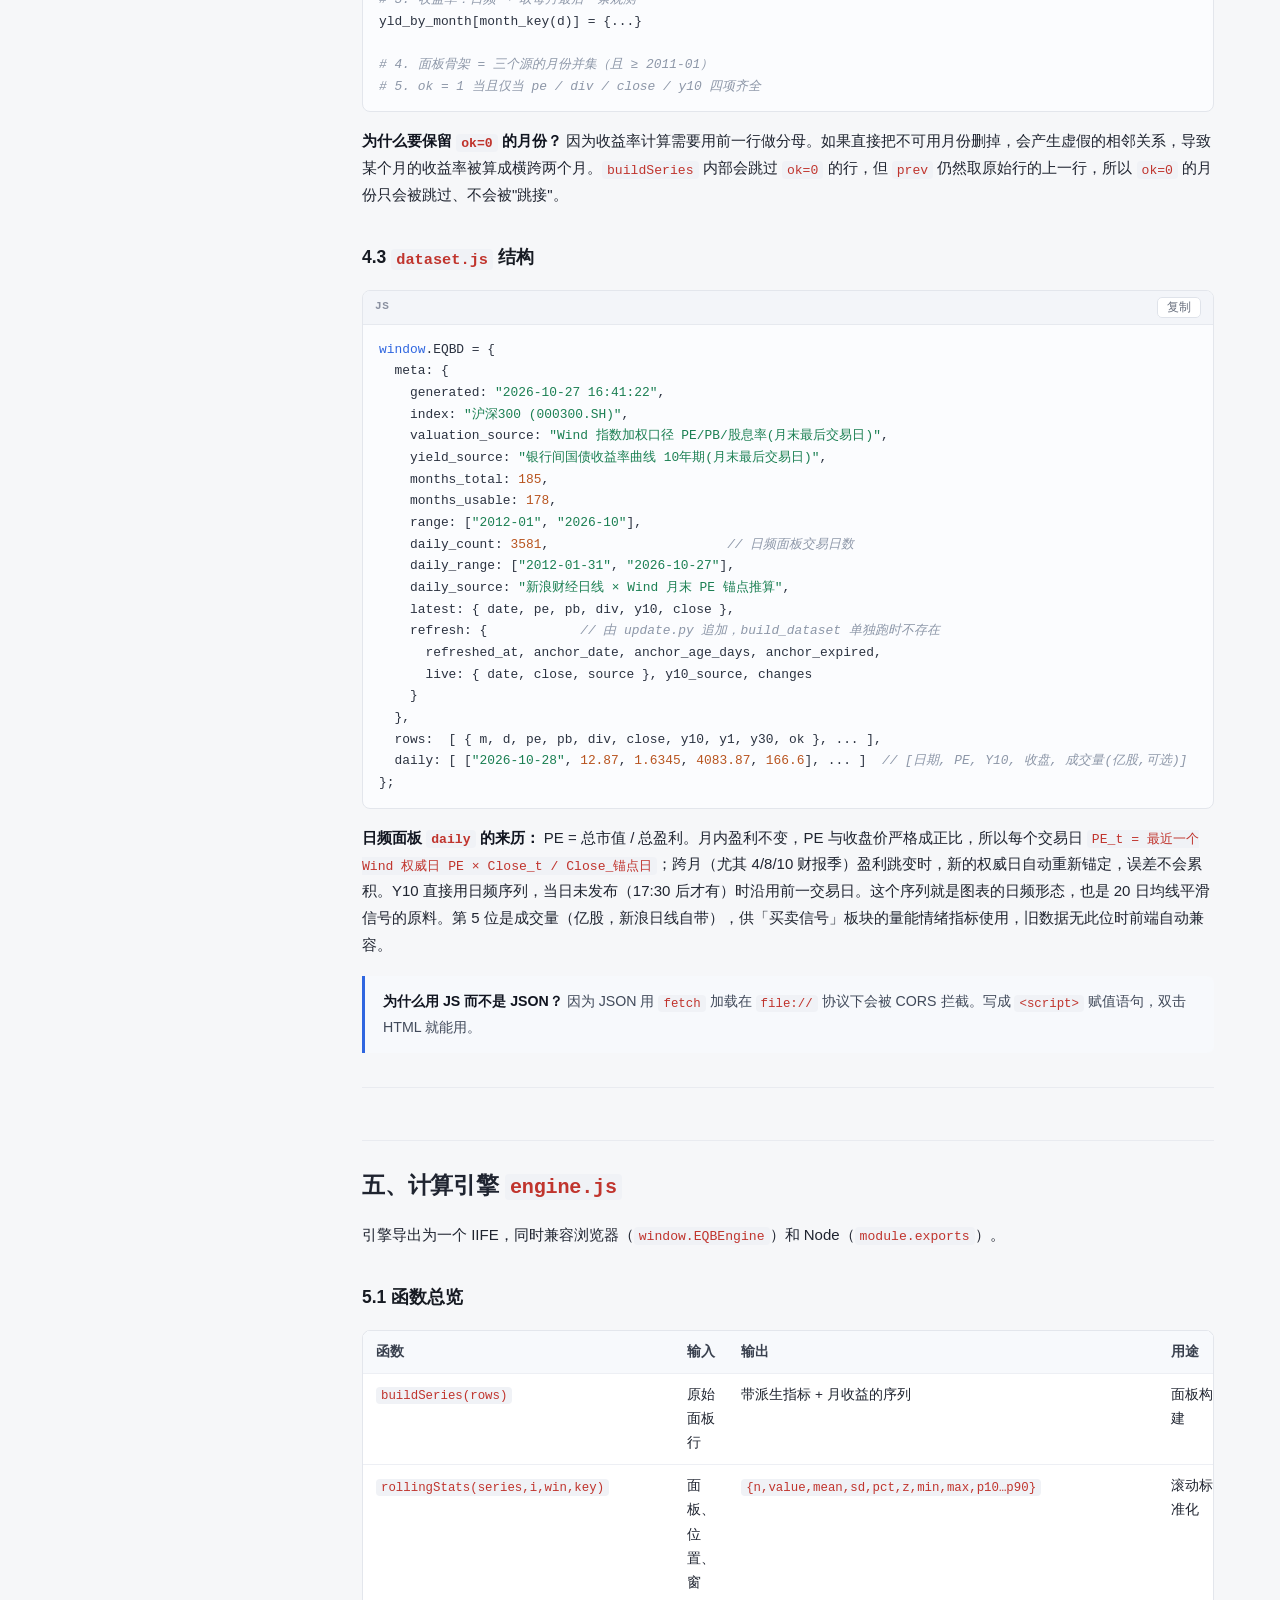
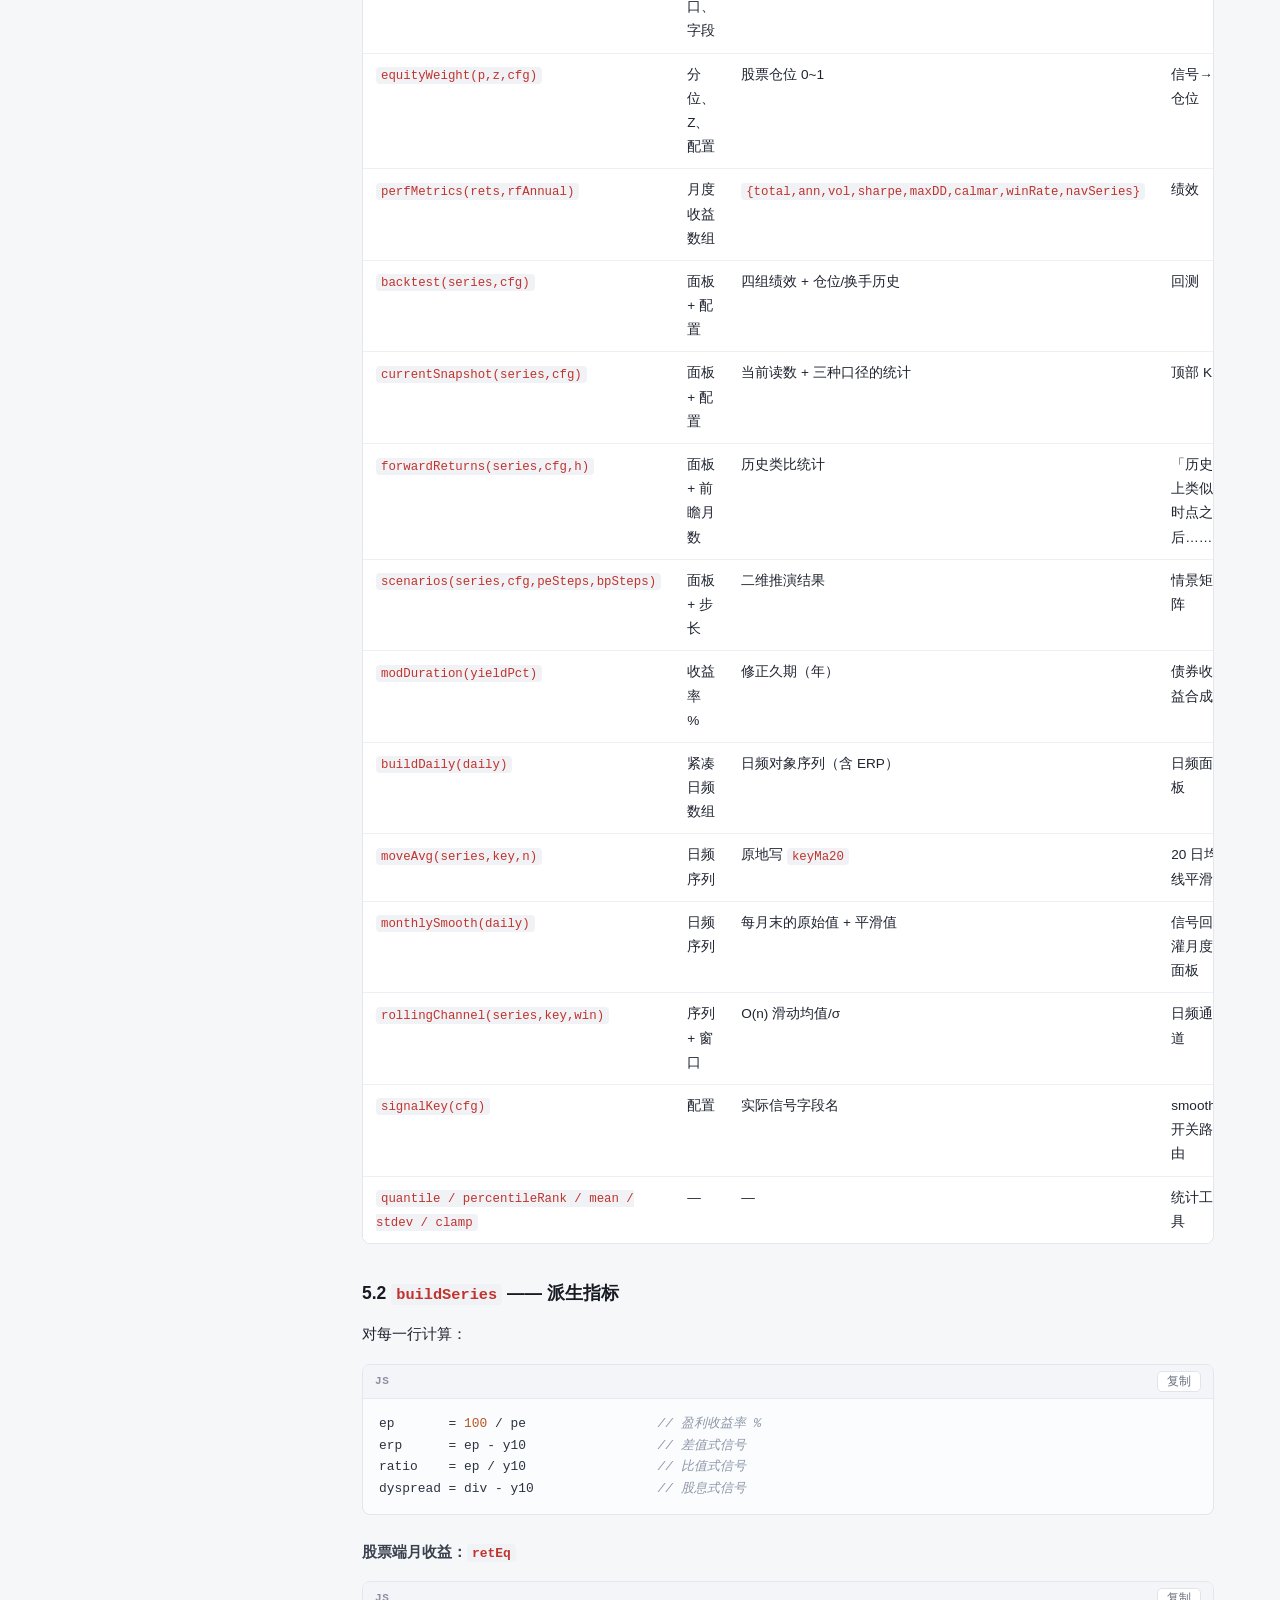
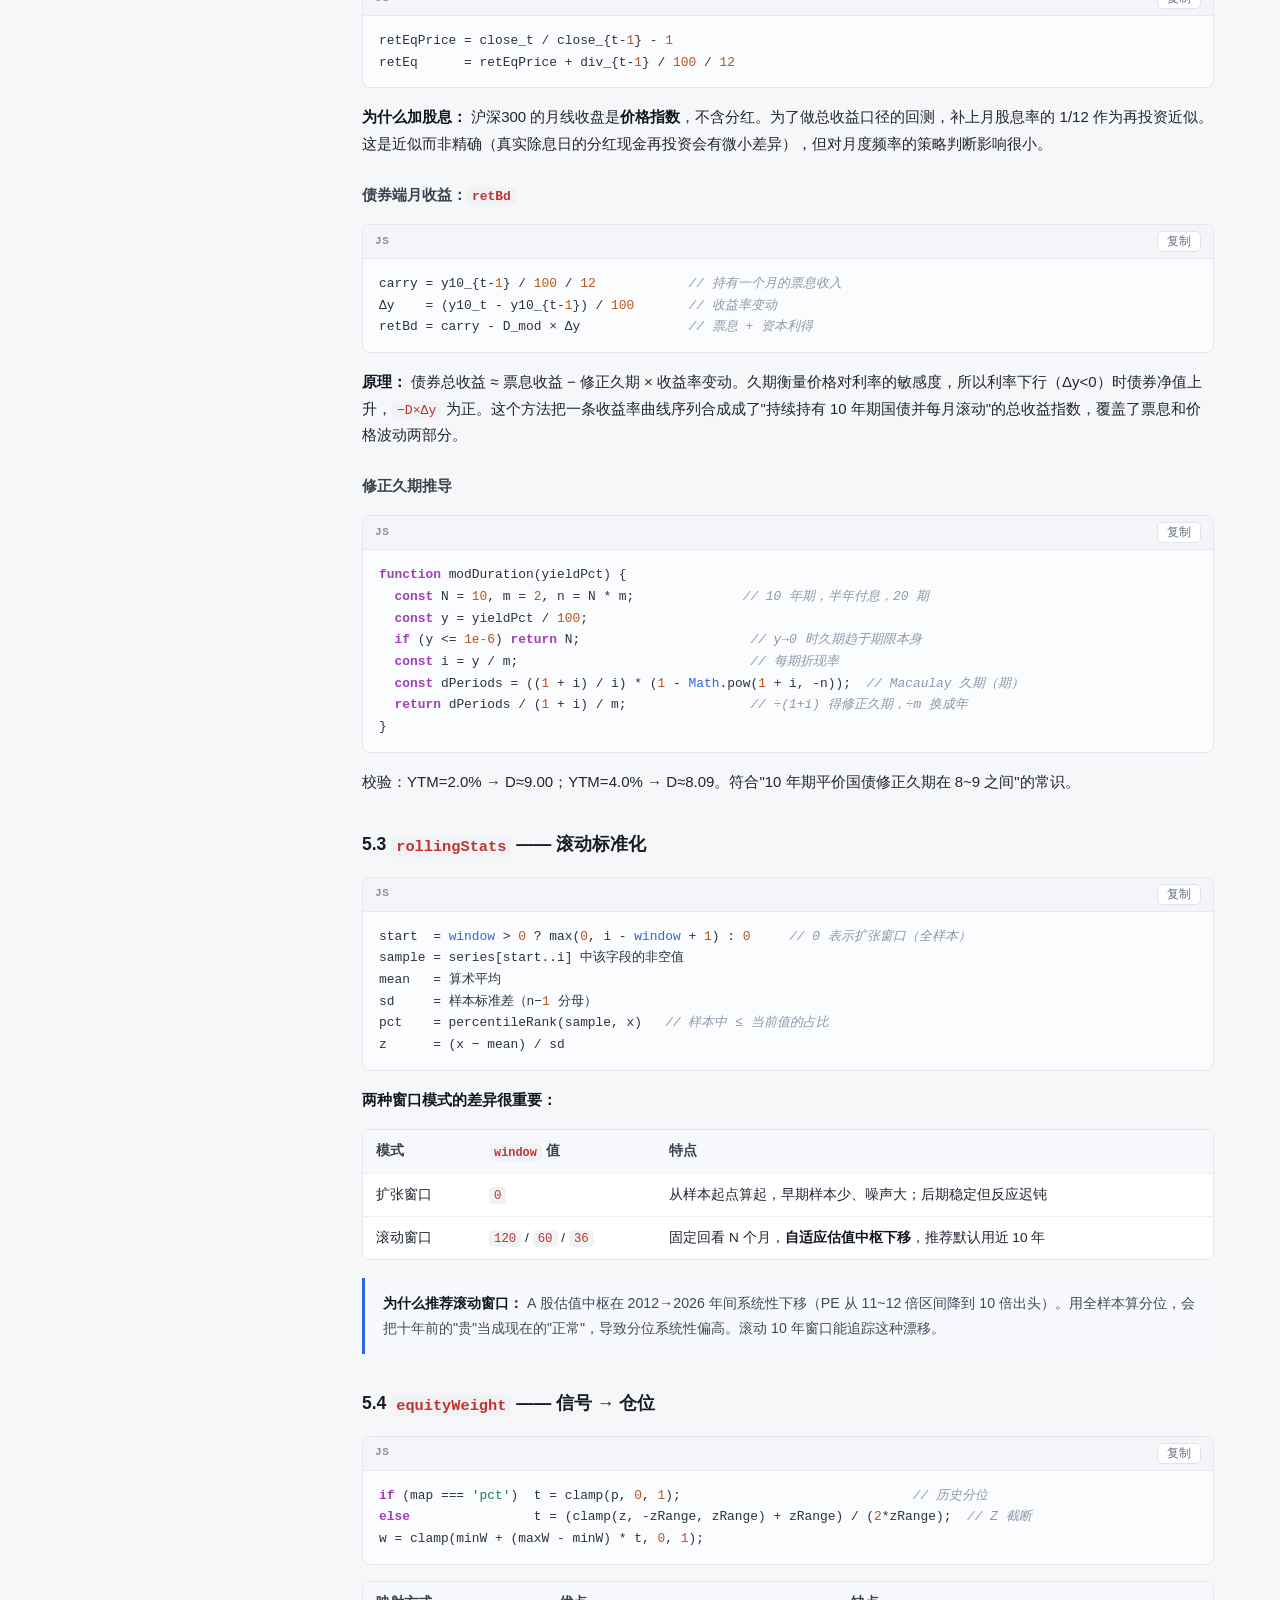
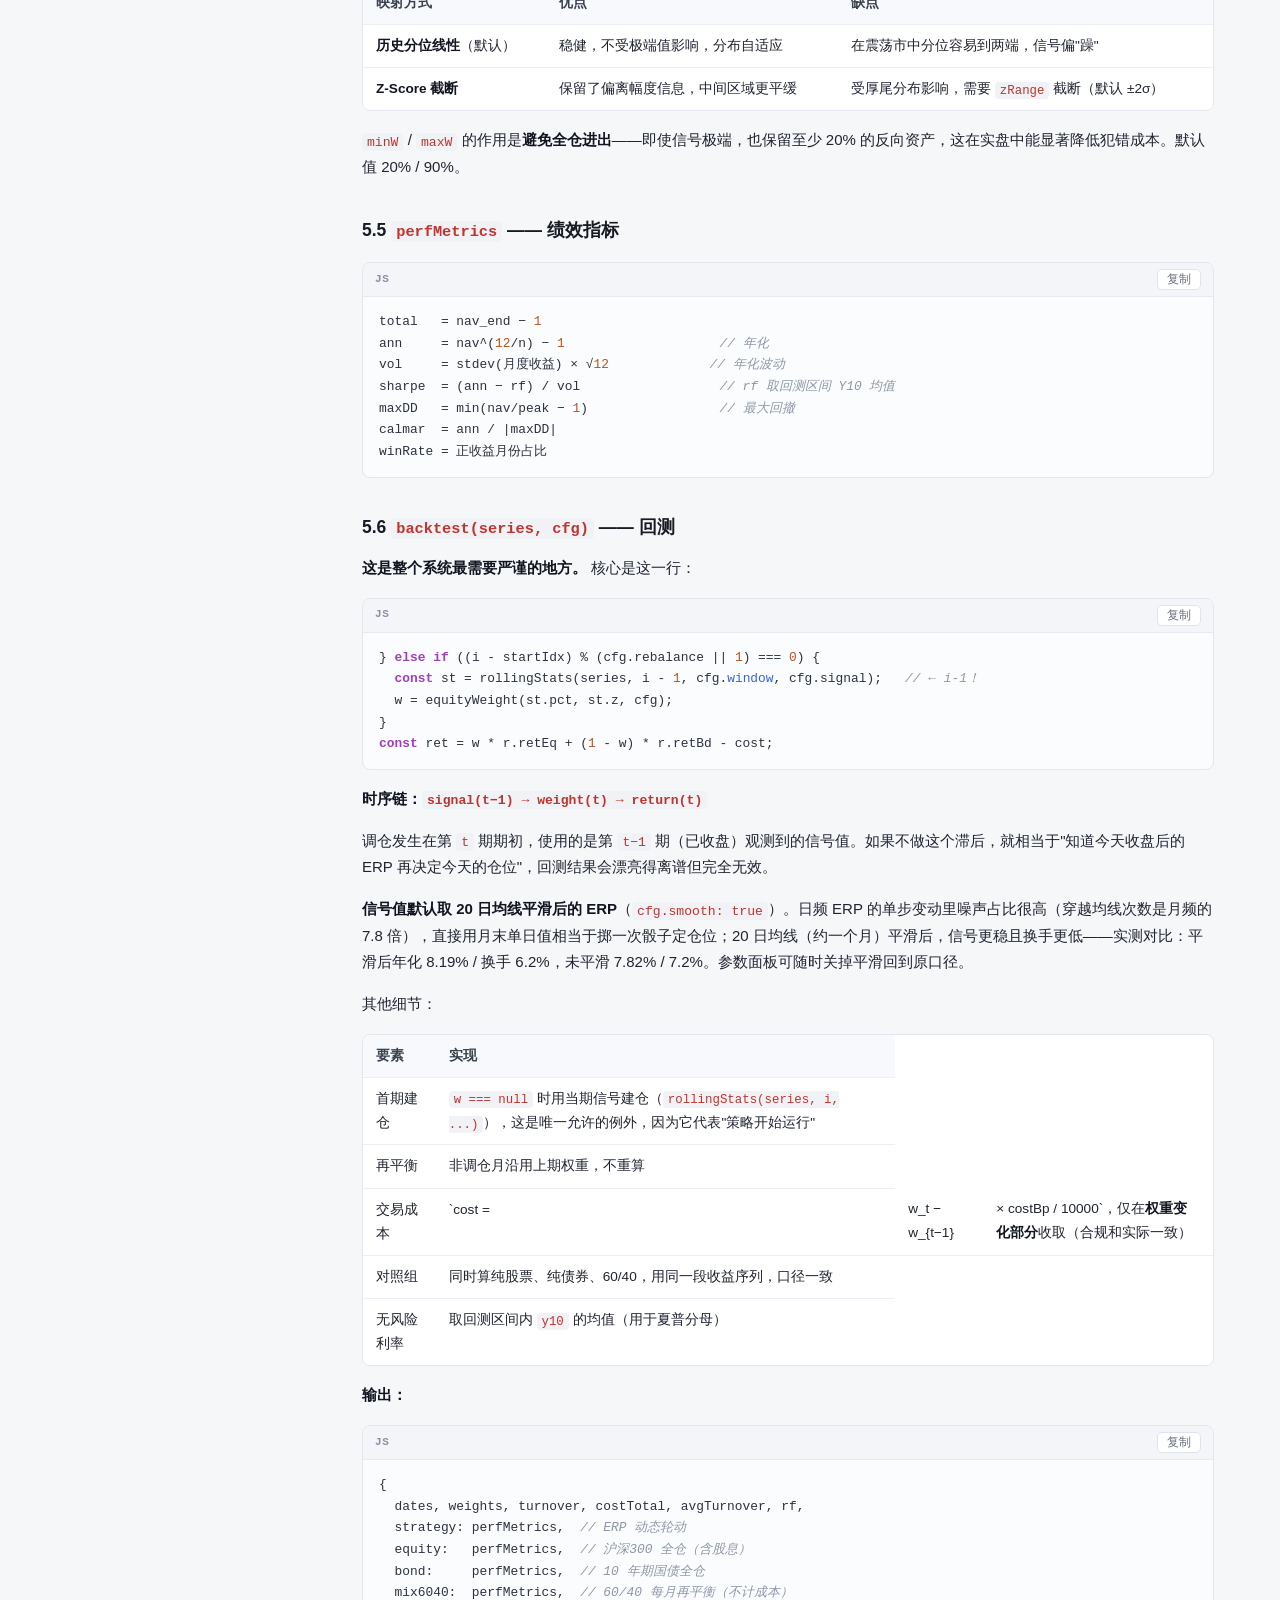
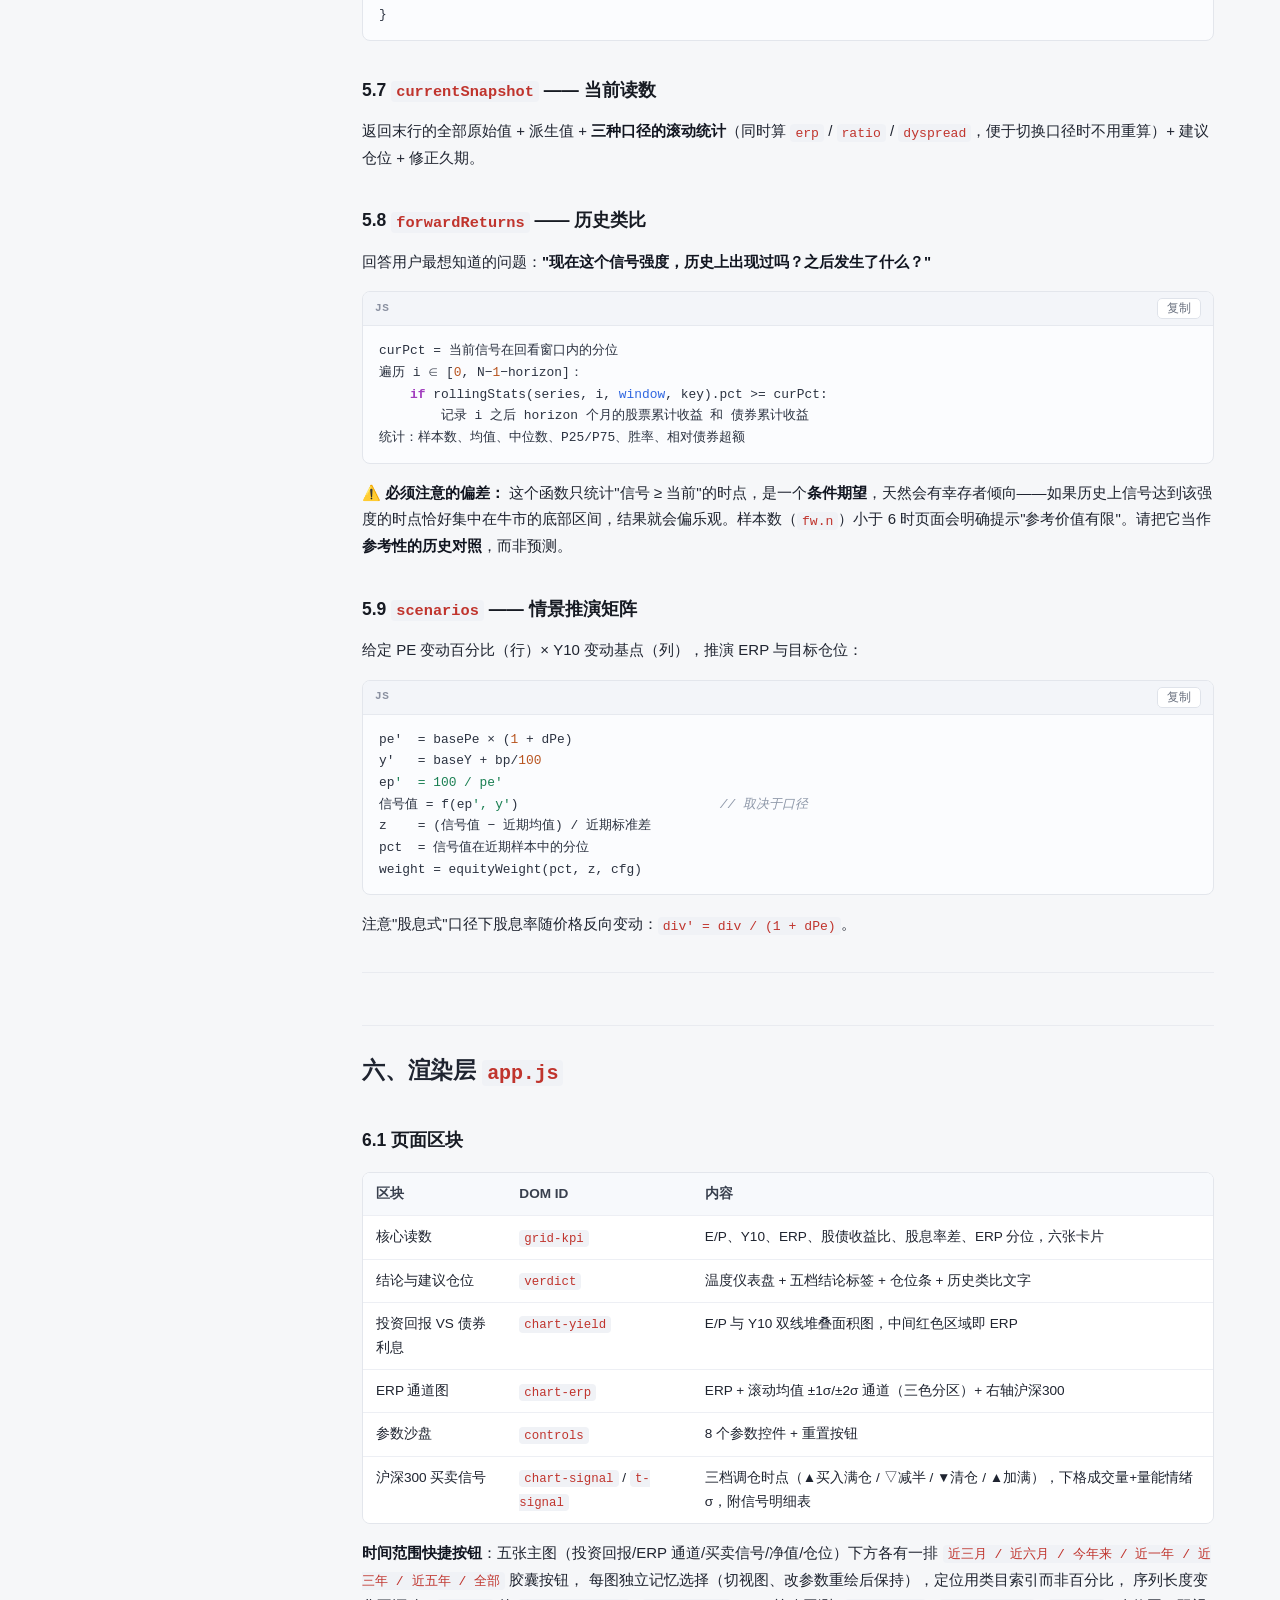
<file: PROJECT.html>
<!DOCTYPE html>
<html lang="zh-CN">
<head>
<meta charset="utf-8">
<meta name="viewport" content="width=device-width,initial-scale=1">
<title>EquiBond · 项目文档</title>
<style>
*{box-sizing:border-box}
html{scroll-behavior:smooth}
body{
  margin:0;background:#f6f7f9;color:#1f2430;
  font-family:-apple-system,BlinkMacSystemFont,"Segoe UI","PingFang SC","Hiragino Sans GB","Microsoft YaHei",sans-serif;
  font-size:15px;line-height:1.78;-webkit-font-smoothing:antialiased;
}
#progress{position:fixed;top:0;left:0;height:2.5px;width:0;background:#2f66e0;z-index:60;transition:width .1s linear}

/* ---------- 侧栏 ---------- */
#side{
  position:fixed;top:0;left:0;bottom:0;width:296px;background:#fff;
  border-right:1px solid #e6e8ee;display:flex;flex-direction:column;z-index:50;
}
#side .brand{padding:20px 22px 14px;border-bottom:1px solid #eef0f5}
#side .brand b{display:block;font-size:15.5px;letter-spacing:.2px}
#side .brand span{display:block;margin-top:3px;font-size:11.5px;color:#8a90a0}
#side .brand .home{
  display:inline-block;margin-top:10px;font-size:12px;color:#2f66e0;text-decoration:none;
  background:#eef3ff;border-radius:6px;padding:4px 10px;font-weight:600;
}
#side .brand .home:hover{background:#e2ebff}
#tocsearch{
  margin:12px 16px 8px;padding:7px 11px;border:1px solid #e0e3ea;border-radius:7px;
  font-size:12.5px;outline:none;width:calc(100% - 32px);background:#fafbfc;color:#1f2430;font-family:inherit;
}
#tocsearch:focus{border-color:#2f66e0;background:#fff}
#toc{flex:1;overflow-y:auto;padding:4px 10px 30px}
#toc a{
  display:block;padding:5px 12px 5px 14px;color:#5a6371;text-decoration:none;
  font-size:13px;border-radius:6px;line-height:1.5;border-left:2px solid transparent;
}
#toc a:hover{background:#f3f5f9;color:#1f2430}
#toc a.on{color:#2f66e0;font-weight:600;background:#eef3ff;border-left-color:#2f66e0}
#toc a.h2{font-size:13.4px;font-weight:600;color:#2b3240;margin-top:7px}
#toc a.h3{padding-left:26px}
#toc a.h4{padding-left:38px;font-size:12.4px;color:#7b8393}
#toc a.hide{display:none}
#toc .none{padding:14px;color:#9aa1af;font-size:12.5px}

/* ---------- 正文 ---------- */
#main{margin-left:296px;padding:0 0 120px}
#doc{max-width:940px;margin:0 auto;padding:46px 44px 0}
.doc-title{
  font-size:31px;line-height:1.35;margin:0 0 6px;letter-spacing:-.4px;font-weight:700;
  padding-bottom:20px;border-bottom:2px solid #e6e8ee;
}
#doc h2{
  font-size:23px;margin:52px 0 16px;padding-top:24px;border-top:1px solid #e9ebf0;
  letter-spacing:-.2px;font-weight:700;
}
#doc h3{font-size:17.5px;margin:34px 0 12px;font-weight:650;color:#171b23}
#doc h4{font-size:14.8px;margin:24px 0 10px;font-weight:650;color:#39404e}
#doc h2>.anchor,#doc h3>.anchor,#doc h4>.anchor{
  opacity:0;margin-left:8px;color:#c2c8d4;text-decoration:none;font-weight:400;font-size:.8em;
}
#doc h2:hover>.anchor,#doc h3:hover>.anchor,#doc h4:hover>.anchor{opacity:1}
#doc p{margin:0 0 15px}
#doc ul,#doc ol{margin:0 0 15px;padding-left:24px}
#doc li{margin:5px 0}
#doc li>ul,#doc li>ol{margin:6px 0}
#doc strong{font-weight:650;color:#111520}
#doc a{color:#2f66e0;text-decoration:none;border-bottom:1px solid rgba(47,102,224,.28)}
#doc a:hover{border-bottom-color:#2f66e0}
#doc hr{border:0;border-top:1px solid #e9ebf0;margin:34px 0}
#doc blockquote{
  margin:18px 0;padding:13px 18px;background:#f7f9fc;border-left:3px solid #2f66e0;
  border-radius:0 7px 7px 0;color:#414a5a;font-size:14.2px;
}
#doc blockquote p:last-child{margin-bottom:0}
#doc blockquote blockquote{margin:10px 0 0;background:#fff;border-left-color:#c9d6f5}

/* ---------- 行内代码 & 代码块 ---------- */
code{
  font-family:"SF Mono",Menlo,Consolas,"Courier New",monospace;font-size:.875em;
  background:#f0f2f6;color:#c0342d;padding:1.5px 5px;border-radius:4px;
}
.code-wrap{margin:16px 0;border:1px solid #e3e6ec;border-radius:8px;overflow:hidden;background:#fbfcfe}
.code-head{
  display:flex;align-items:center;justify-content:space-between;padding:6px 12px;
  background:#f3f5f9;border-bottom:1px solid #e6e9ef;
}
.code-lang{font-size:11px;color:#8a90a0;font-weight:600;letter-spacing:.6px;text-transform:uppercase;font-family:Consolas,monospace}
.code-copy{
  border:1px solid #dfe3ea;background:#fff;color:#6b7280;font-size:11.5px;cursor:pointer;
  border-radius:5px;padding:2px 9px;font-family:inherit;transition:.15s;
}
.code-copy:hover{border-color:#2f66e0;color:#2f66e0}
.code-copy.done{border-color:#12a05c;color:#12a05c}
pre.code{
  margin:0;padding:14px 16px;overflow-x:auto;font-size:12.9px;line-height:1.68;
  font-family:"SF Mono",Menlo,Consolas,"Courier New",monospace;color:#2b3240;
  background:transparent;tab-size:4;
}
pre.code code{background:none;padding:0;color:inherit;font-size:inherit;border-radius:0}
.tk-c{color:#8d97a8;font-style:italic}
.tk-s{color:#1a7f52}
.tk-k{color:#a13dbe;font-weight:600}
.tk-b{color:#2f66e0}
.tk-n{color:#b8541f}
.tk-p{color:#c0342d;font-weight:600}
.tk-f{color:#0b7a8a}

/* ---------- 表格 ---------- */
.table-wrap{margin:16px 0;overflow-x:auto;border:1px solid #e3e6ec;border-radius:8px}
table{border-collapse:collapse;width:100%;font-size:13.6px;background:#fff}
th,td{padding:9px 13px;border-bottom:1px solid #edeff4;text-align:left;vertical-align:top}
th{background:#f7f9fc;font-weight:650;color:#39404e;white-space:nowrap}
tbody tr:last-child td{border-bottom:0}
tbody tr:hover{background:#fafbfe}
td code{font-size:12.4px}

/* ---------- 工具部件 ---------- */
#top-btn{
  position:fixed;right:26px;bottom:26px;width:42px;height:42px;border-radius:50%;
  background:#fff;border:1px solid #e0e3ea;color:#5a6371;cursor:pointer;font-size:17px;
  box-shadow:0 3px 14px rgba(20,30,60,.09);opacity:0;pointer-events:none;transition:.22s;z-index:55;
}
#top-btn.show{opacity:1;pointer-events:auto}
#top-btn:hover{color:#2f66e0;border-color:#2f66e0;transform:translateY(-2px)}
#menu-btn{
  display:none;position:fixed;left:14px;top:14px;z-index:70;width:40px;height:40px;border-radius:9px;
  background:#fff;border:1px solid #e0e3ea;box-shadow:0 2px 10px rgba(20,30,60,.08);
  cursor:pointer;font-size:17px;color:#39404e;
}
@media (max-width:1080px){
  #side{transform:translateX(-100%);transition:transform .24s ease;box-shadow:0 0 30px rgba(20,30,60,.12)}
  #side.open{transform:none}
  #main{margin-left:0}
  #menu-btn{display:block}
  #doc{padding:64px 20px 0}
  .doc-title{font-size:25px}
  #doc h2{font-size:20px}
}
@media print{
  #side,#top-btn,#menu-btn,#progress{display:none}
  #main{margin:0}#doc{max-width:none;padding:0}
  #doc h2{page-break-after:avoid}table,.code-wrap{page-break-inside:avoid}
}
</style>
</head>
<body>
<div id="progress"></div>
<button id="menu-btn" type="button">&#9776;</button>
<nav id="side">
  <div class="brand">
    <b>EquiBond 项目文档</b>
    <span>v1.1 ｜ 源件更新于 2026-10-28 21:39</span>
    <a class="home" href="index.html">&larr; 打开系统主页</a>
  </div>
  <input id="tocsearch" placeholder="筛选目录…" autocomplete="off">
  <div id="toc"><a class="h2" href="#目录">目录</a>
    <a class="h2" href="#一项目概述">一、项目概述</a>
    <a class="h3" href="#11-这个系统回答什么问题">1.1 这个系统回答什么问题</a>
    <a class="h3" href="#12-设计原则">1.2 设计原则</a>
    <a class="h3" href="#13-当前数据快照">1.3 当前数据快照</a>
    <a class="h2" href="#二快速开始">二、快速开始</a>
    <a class="h3" href="#21-三种运行方式">2.1 三种运行方式</a>
    <a class="h3" href="#22-在手机上查看">2.2 在手机上查看</a>
    <a class="h3" href="#23-环境要求">2.3 环境要求</a>
    <a class="h3" href="#24-命令行">2.4 命令行</a>
    <a class="h2" href="#三系统架构">三、系统架构</a>
    <a class="h3" href="#31-数据流">3.1 数据流</a>
    <a class="h3" href="#32-目录结构">3.2 目录结构</a>
    <a class="h3" href="#33-模块职责">3.3 模块职责</a>
    <a class="h2" href="#四数据层">四、数据层</a>
    <a class="h3" href="#41-三份原始-csv">4.1 三份原始 CSV</a>
    <a class="h4" href="#hs300_valuation_monthlycsv--指数估值">hs300_valuation_monthly.csv —— 指数估值</a>
    <a class="h4" href="#hs300_price_monthlycsv--指数行情">hs300_price_monthly.csv —— 指数行情</a>
    <a class="h4" href="#cgb_yield_dailycsv--国债收益率曲线日频">cgb_yield_daily.csv —— 国债收益率曲线（日频）</a>
    <a class="h3" href="#42-build_datasetpy-的对齐规则">4.2 build_dataset.py 的对齐规则</a>
    <a class="h3" href="#43-datasetjs-结构">4.3 dataset.js 结构</a>
    <a class="h2" href="#五计算引擎-enginejs">五、计算引擎 engine.js</a>
    <a class="h3" href="#51-函数总览">5.1 函数总览</a>
    <a class="h3" href="#52-buildseries--派生指标">5.2 buildSeries —— 派生指标</a>
    <a class="h4" href="#股票端月收益reteq">股票端月收益：retEq</a>
    <a class="h4" href="#债券端月收益retbd">债券端月收益：retBd</a>
    <a class="h4" href="#修正久期推导">修正久期推导</a>
    <a class="h3" href="#53-rollingstats--滚动标准化">5.3 rollingStats —— 滚动标准化</a>
    <a class="h3" href="#54-equityweight--信号--仓位">5.4 equityWeight —— 信号 → 仓位</a>
    <a class="h3" href="#55-perfmetrics--绩效指标">5.5 perfMetrics —— 绩效指标</a>
    <a class="h3" href="#56-backtestseries-cfg--回测">5.6 backtest(series, cfg) —— 回测</a>
    <a class="h3" href="#57-currentsnapshot--当前读数">5.7 currentSnapshot —— 当前读数</a>
    <a class="h3" href="#58-forwardreturns--历史类比">5.8 forwardReturns —— 历史类比</a>
    <a class="h3" href="#59-scenarios--情景推演矩阵">5.9 scenarios —— 情景推演矩阵</a>
    <a class="h2" href="#六渲染层-appjs">六、渲染层 app.js</a>
    <a class="h3" href="#61-页面区块">6.1 页面区块</a>
    <a class="h3" href="#62-图表清单">6.2 图表清单</a>
    <a class="h3" href="#63-erp-通道图的三色分区">6.3 ERP 通道图的三色分区</a>
    <a class="h4" href="#通道统计口径e-chan-下拉四种">通道统计口径（e-chan 下拉，四种）</a>
    <a class="h4" href="#口径对照诊断面板erp-图卡底部可折叠">口径对照诊断面板（ERP 图卡底部，可折叠）</a>
    <a class="h3" href="#64-净值图双视图">6.4 净值图双视图</a>
    <a class="h3" href="#65-参数控件">6.5 参数控件</a>
    <a class="h3" href="#66-手机端自适应">6.6 手机端自适应</a>
    <a class="h2" href="#七数据更新机制">七、数据更新机制</a>
    <a class="h3" href="#71-各字段的自动更新能力">7.1 各字段的自动更新能力</a>
    <a class="h3" href="#72-pe-的滚动推算">7.2 PE 的滚动推算</a>
    <a class="h3" href="#73-财报期失真与-calibrationjson">7.3 财报期失真与 calibration.json</a>
    <a class="h3" href="#74-国债收益率的来源">7.4 国债收益率的来源</a>
    <a class="h3" href="#75-页面上的新鲜度反馈">7.5 页面上的新鲜度反馈</a>
    <a class="h2" href="#八使用指南">八、使用指南</a>
    <a class="h3" href="#81-页面从上往下怎么读">8.1 页面从上往下怎么读</a>
    <a class="h3" href="#82-典型操作">8.2 典型操作</a>
    <a class="h3" href="#83-三种信号口径怎么选">8.3 三种信号口径怎么选</a>
    <a class="h2" href="#九参数调优与敏感性">九、参数调优与敏感性</a>
    <a class="h3" href="#91-回测基准默认参数2012-01--2026-105bp-单次成本178-个月信号--20-日均线平滑-erp">9.1 回测基准（默认参数，2012-01 ~ 2026-10，5bp 单次成本，178 个月，信号 = 20 日均线平滑 ERP）</a>
    <a class="h3" href="#92-敏感性规律">9.2 敏感性规律</a>
    <a class="h3" href="#93-警惕过拟合">9.3 警惕过拟合</a>
    <a class="h2" href="#十测试与验证">十、测试与验证</a>
    <a class="h3" href="#101-引擎冒烟测试">10.1 引擎冒烟测试</a>
    <a class="h3" href="#102-浏览器端验证">10.2 浏览器端验证</a>
    <a class="h3" href="#103-更新脚本的可重复运行性">10.3 更新脚本的可重复运行性</a>
    <a class="h2" href="#十一扩展开发指南">十一、扩展开发指南</a>
    <a class="h3" href="#111-换一个指数如换成中证500--上证50">11.1 换一个指数（如换成中证500 / 上证50）</a>
    <a class="h3" href="#112-新增一个信号">11.2 新增一个信号</a>
    <a class="h3" href="#113-新增国债收益率数据源">11.3 新增国债收益率数据源</a>
    <a class="h3" href="#114-想把回测频率换成日频">11.4 想把回测频率换成日频</a>
    <a class="h3" href="#115-接入定时自动更新">11.5 接入定时自动更新</a>
    <a class="h2" href="#十二已知局限与风险提示">十二、已知局限与风险提示</a>
    <a class="h3" href="#121-方法论局限">12.1 方法论局限</a>
    <a class="h3" href="#122-这个模型不做什么">12.2 这个模型不做什么</a>
    <a class="h3" href="#123-免责声明">12.3 免责声明</a>
    <a class="h2" href="#十三故障排查-faq">十三、故障排查 FAQ</a>
    <a class="h2" href="#附录-a字段字典">附录 A：字段字典</a>
    <a class="h3" href="#datasetjs-每行月度">dataset.js 每行（月度）</a>
    <a class="h3" href="#seriesbuildseries-输出">series（buildSeries 输出）</a>
    <a class="h3" href="#配置对象-cfg">配置对象 cfg</a>
    <a class="h3" href="#主题配色appjs-的-c-对象">主题配色（app.js 的 C 对象）</a>
    <a class="h2" href="#附录-b命令与文件速查">附录 B：命令与文件速查</a>
    <a class="h3" href="#命令">命令</a>
    <a class="h3" href="#关键文件对照表">关键文件对照表</a>
    <a class="h3" href="#更新数据的最小流程">更新数据的最小流程</a>
    <div id="toc-empty" class="none" style="display:none">无匹配章节</div>
  </div>
</nav>
<div id="main"><article id="doc"><h1 id="equibond--股债性价比系统--项目文档" class="doc-title">EquiBond · 股债性价比系统 —— 项目文档</h1><blockquote><p>把&quot;一分钟宏观模型 —— <strong>投资回报 VS 债券利息</strong>&quot;工程化成一个可交互、可回测、可复现的股债配置系统。</p><p>文档版本：v1.1 ｜ 最后修订：2026-10-26 ｜ 对应代码：<code>index.html</code> / <code>app.js</code> / <code>engine.js</code> / <code>scripts/*.py</code></p></blockquote><hr><h2 id="目录">目录</h2><ul class="lvl0"><li><a href="#一项目概述">一、项目概述</a></li><li><a href="#二快速开始">二、快速开始</a></li><li><a href="#三系统架构">三、系统架构</a></li><li><a href="#四数据层">四、数据层</a></li><li><a href="#五计算引擎-enginejs">五、计算引擎 engine.js</a></li><li><a href="#六渲染层-appjs">六、渲染层 app.js</a></li><li><a href="#七数据更新机制">七、数据更新机制</a></li><li><a href="#八使用指南">八、使用指南</a></li><li><a href="#九参数调优与敏感性">九、参数调优与敏感性</a></li><li><a href="#十测试与验证">十、测试与验证</a></li><li><a href="#十一扩展开发指南">十一、扩展开发指南</a></li><li><a href="#十二已知局限与风险提示">十二、已知局限与风险提示</a></li><li><a href="#十三故障排查-faq">十三、故障排查 FAQ</a></li><li><a href="#附录-a字段字典">附录 A：字段字典</a></li><li><a href="#附录-b命令与文件速查">附录 B：命令与文件速查</a></li></ul><hr><h2 id="一项目概述">一、项目概述</h2><h3 id="11-这个系统回答什么问题">1.1 这个系统回答什么问题</h3><p>一个最朴素的资产配置问题：<strong>当下这笔钱，放股票好还是放债券好？</strong></p><p>债券有明确的&quot;票面利息&quot;，一眼就能看到收益率；股票没有——但它有<strong>盈利</strong>。把市盈率倒过来看，就得到一个可以和债券收益率直接放在同一刻度上比较的数字。</p><p>于是整个决策被压缩成一个差值：</p><div class="code-wrap"><div class="code-head"><span class="code-lang">text</span><button class="code-copy" type="button">复制</button></div><pre class="code"><code>盈利收益率  E/P  = 100 / PE(TTM)              ← 股票的隐含&quot;投资回报率&quot;
无风险收益率 Y10 = 10 年期国债到期收益率        ← 债券的&quot;利息&quot;

股权风险溢价 ERP = E/P − Y10                   ← 承担股票风险换来的额外补偿</code></pre></div><div class="table-wrap"><table><thead><tr><th>ERP 状态</th><th>含义</th><th>系统给出的动作</th></tr></thead><tbody><tr><td>处于历史高位（&gt; +1σ）</td><td>股票相对债券很便宜，补偿丰厚</td><td>超配股票（默认最高 90%）</td></tr><tr><td>处于中性区间（±1σ）</td><td>两者性价比接近</td><td>维持基准比例</td></tr><tr><td>处于历史低位（&lt; −1σ）</td><td>溢价被压缩，债券的确定性更有吸引力</td><td>减配股票（默认最低 20%）</td></tr></tbody></table></div><p><strong>这就是全部逻辑。</strong> 剩下的工作是把这条主线做严谨：用真实数据算、把绝对值换成历史分位、把分位映射成仓位、用一个不含未来函数的框架回测它。</p><h3 id="12-设计原则">1.2 设计原则</h3><div class="table-wrap"><table><thead><tr><th>原则</th><th>具体体现</th></tr></thead><tbody><tr><td><strong>只用真实数据</strong></td><td>全部是 Wind / 交易所口径的真实历史序列，没有任何随机数或模拟数据</td></tr><tr><td><strong>纯静态、零依赖运行</strong></td><td>看页面不需要 Node、不需要 Python、不需要联网，双击 HTML 即可</td></tr><tr><td><strong>可复现</strong></td><td>数据全部落盘为 CSV，任何人用同样的 CSV 跑同样的脚本得到同样的结果</td></tr><tr><td><strong>防未来函数</strong></td><td>严格用 <code>t−1</code> 期信号决定 <code>t</code> 期仓位（详见 <a href="#56-backtestseries-cfg--回测">5.6</a>）</td></tr><tr><td><strong>计算与展示分离</strong></td><td><code>engine.js</code> 是纯函数无 DOM，可在 Node 里直接单测；<code>app.js</code> 只负责渲染</td></tr><tr><td><strong>参数全暴露</strong></td><td>信号口径、回看窗口、映射方式、仓位区间、再平衡频率、成本全部可调，改了立刻重算</td></tr></tbody></table></div><h3 id="13-当前数据快照">1.3 当前数据快照</h3><blockquote><p>该快照由 <code>data/dataset.js</code> 的 <code>meta</code> 字段自动读取，每次运行更新脚本都会刷新。</p></blockquote><div class="table-wrap"><table><thead><tr><th>项目</th><th>值</th></tr></thead><tbody><tr><td>标的组合</td><td>沪深300 (000300.SH) × 10 年期国债</td></tr><tr><td>样本区间</td><td>2012-01 ~ 2026-10</td></tr><tr><td>可用月份</td><td><strong>178</strong> 个月（总面板 185 月，其中 7 月因缺估值或收益率被剔除）</td></tr><tr><td>最新数据点</td><td>2026-10-26</td></tr><tr><td>PE(TTM) / PB</td><td>12.85 / 1.36</td></tr><tr><td>股息率</td><td>3.03%</td></tr><tr><td>E/P（盈利收益率）</td><td>7.79%</td></tr><tr><td>Y10（10 年国债）</td><td>1.64%（取自 2026-10-23）</td></tr><tr><td><strong>ERP</strong></td><td><strong>6.14 pct</strong></td></tr><tr><td>Wind 权威校准锚点</td><td>2026-10-23（<code>data/raw/calibration.json</code>）</td></tr></tbody></table></div><hr><h2 id="二快速开始">二、快速开始</h2><h3 id="21-三种运行方式">2.1 三种运行方式</h3><p><strong>方式一：双击 <code>start.bat</code>（推荐，会顺带更新数据）</strong></p><p>自动执行：联网拉取最新行情 → 推算估值 → 重建数据集 → 打开浏览器。</p><p><strong>方式二：直接双击 <code>index.html</code></strong></p><p>数据在 <code>data/dataset.js</code> 里以 <code>&lt;script&gt;</code> 变量形式内嵌，因此 <code>file://</code> 协议下也能完整渲染，不需要服务器。适合只看历史、不想联网的场景。</p><p><strong>方式三：本地静态服务器</strong></p><p>如果浏览器策略限制了本地文件：</p><div class="code-wrap"><div class="code-head"><span class="code-lang">bash</span><button class="code-copy" type="button">复制</button></div><pre class="code"><code><span class="tk-k">cd</span> <span class="tk-s">&quot;G:/Projects/workbuddy projects/EquiBond&quot;</span>
<span class="tk-k">python</span> -m http.server <span class="tk-n">8777</span>
<span class="tk-c"># 浏览器打开 http://127.0.0.1:8777</span></code></pre></div><h3 id="22-在手机上查看">2.2 在手机上查看</h3><p><strong>双击 <code>start-mobile.bat</code></strong>，会在本机起一个局域网静态服务（默认端口 8765），控制台打印：</p><ul class="lvl0"><li>局域网地址（如 <code><a href="http://192.168.1.7:8765/" target="_blank" rel="noopener">http://192.168.1.7:8765/</a></code>）——手机浏览器直接输入；</li><li>终端二维码 —— 手机相机 / 微信扫一扫直接打开。</li></ul><p>使用要点：</p><div class="table-wrap"><table><thead><tr><th>事项</th><th>说明</th></tr></thead><tbody><tr><td>网络要求</td><td>手机与电脑连<strong>同一个 WiFi / 路由器</strong></td></tr><tr><td>首次运行</td><td>Windows 弹出防火墙提示时，勾选「专用网络」并允许</td></tr><tr><td>打不开</td><td>依次检查：① 是否同一 WiFi；② 防火墙是否放行 Python；③ 路由器是否开了「AP 隔离」</td></tr><tr><td>缓存</td><td>服务端已发 <code>Cache-Control: no-store</code>，数据更新后手机刷新即见最新</td></tr><tr><td>换端口</td><td><code>start-mobile.bat --port 8000</code>（端口被占时会自动顺延）</td></tr></tbody></table></div><p>页面本身已做手机端适配（≤720px 生效）：KPI 固定两列、图表压缩留白并加高、 回测表与情景矩阵横向滑动、表单控件放大到 16px 防 iOS 聚焦缩放、tooltip 限制在屏内。</p><p><strong>添加到主屏幕</strong>：在手机浏览器菜单里选「添加到主屏幕」，之后从桌面图标点开即全屏 运行（无地址栏），效果接近原生 App。图标与名称由 <code>manifest.webmanifest</code> + <code>icon.svg</code> 提供。</p><p>安全边界：<code>serve.py</code> 只服务项目目录内的静态文件，且仅监听局域网可达的本机网卡； 它<strong>不做任何鉴权</strong>，请不要把 8765 端口映射到公网。若需要在任何网络下随时查看， 可用内网穿透或静态托管方案自行部署（把整个项目目录原样上传即可）。</p><h3 id="23-环境要求">2.3 环境要求</h3><div class="table-wrap"><table><thead><tr><th>场景</th><th>要求</th></tr></thead><tbody><tr><td><strong>仅查看页面</strong></td><td>任何现代浏览器，无需 Python / Node</td></tr><tr><td><strong>更新数据</strong></td><td>Python 3.x（任意版本，仅用标准库 <code>urllib</code> / <code>csv</code> / <code>json</code>，无第三方包）</td></tr><tr><td><strong>跑引擎单测</strong></td><td>Node.js（任意版本，仅用于 <code>smoke_test.js</code>）</td></tr></tbody></table></div><h3 id="24-命令行">2.4 命令行</h3><div class="code-wrap"><div class="code-head"><span class="code-lang">bash</span><button class="code-copy" type="button">复制</button></div><pre class="code"><code><span class="tk-k">python</span> scripts/update.py            <span class="tk-c"># 联网增量更新 + 重建 dataset.js</span>
<span class="tk-k">python</span> scripts/update.py --dry-run  <span class="tk-c"># 只拉取并打印推算过程，不写任何文件</span>
<span class="tk-k">python</span> scripts/update.py --offline  <span class="tk-c"># 完全不联网，仅用现有 CSV 重建 dataset.js</span>
<span class="tk-k">python</span> scripts/update.py --calibrate  <span class="tk-c"># 在 Wind 校准过 PE 之后运行，记录权威锚点日期</span>

node scripts/smoke_test.js          <span class="tk-c"># 引擎冒烟测试（回归用）</span>
<span class="tk-k">python</span> scripts/build_dataset.py     <span class="tk-c"># 只重建数据集，不联网、不推算</span></code></pre></div><p>Windows 下也可以直接把参数拖给 <code>start.bat</code>：<code>start.bat --dry-run</code>。</p><hr><h2 id="三系统架构">三、系统架构</h2><h3 id="31-数据流">3.1 数据流</h3><div class="code-wrap"><div class="code-head"><span class="code-lang">text</span><button class="code-copy" type="button">复制</button></div><pre class="code"><code>                          ┌──────────────── 一次性/低频 ─────────────────┐
  Wind MCP                腾讯自选股 MCP                                  │
 (指数估值)                (行情+国债曲线)                                 │
     │                          │                                        │
     ▼                          ▼                                        │
hs300_valuation_        hs300_price_      cgb_yield_                      │
monthly.csv             monthly.csv       daily.csv                       │
     └──────────────┬──────────────┘           │                          │
                    │                          │                          │
                    ▼                          ▼                          │
            scripts/build_dataset.py  ←── scripts/update.py ──────────────┘
            （对齐成月度面板）              （每日增量：新浪/东财实时价
                    │                         → 按 anchor 推算 PE/PB/股息
                    ▼                         → 调 build_dataset → 写 meta.refresh）
            data/dataset.js
            window.EQBD = { meta, rows[] }
                    │
                    ▼
            engine.js  （buildSeries → rollingStats → equityWeight
                         → backtest / currentSnapshot / forwardReturns / scenarios）
                    │
                    ▼
            app.js  →  ECharts × 5 张图 + KPI 卡 + 情景矩阵 + 绩效表</code></pre></div><h3 id="32-目录结构">3.2 目录结构</h3><div class="code-wrap"><div class="code-head"><span class="code-lang">text</span><button class="code-copy" type="button">复制</button></div><pre class="code"><code>EquiBond/
├── index.html                  前端单页骨架（DOM 结构 + 区块划分 + PWA meta）
├── styles.css                  浅色主题样式，A 股涨红跌绿，含 ≤720px 手机媒体查询
├── app.js                      渲染层：KPI、仪表盘、图表、矩阵、控件绑定（含窄屏自适应）
├── engine.js                   计算核心（纯函数，无 DOM，Node 可直接 require）
├── start.bat                   Windows 一键启动器（更新数据 → 打开页面）
├── start-mobile.bat            一键起局域网服务，供手机扫码访问
├── manifest.webmanifest        PWA 清单：手机「添加到主屏幕」后全屏打开
├── icon.svg                    主屏幕 / 标签页图标（红色 EB）
├── PROJECT.md                  本文件
├── README.md                   快速上手（简版）
├── vendor/
│   └── echarts.min.js          本地化的 ECharts 5.5.1，无外网依赖
├── data/
│   ├── dataset.js              build_dataset.py 的产物，前端直接 &lt;script&gt; 加载（含月度 + 日频）
│   └── raw/
│       ├── hs300_valuation_monthly.csv   沪深300 月末 PE / PB / 股息率
│       ├── hs300_price_monthly.csv       沪深300 月线收盘价
│       ├── hs300_price_daily.csv         沪深300 日线收盘+成交量（新浪，日频图表与买卖信号用）
│       ├── cgb_yield_daily.csv           银行间国债收益率曲线（日频）
│       └── calibration.json              上次 Wind 权威校准的日期
└── scripts/
    ├── update.py               增量更新器（联网 → 推算 → 重建，含日线）
    ├── build_dataset.py        CSV → 月度面板 + 日频面板 → dataset.js
    ├── preview_daily.py        日频效果预览页生成器（_daily_preview.html）
    ├── serve.py                局域网静态服务（打印地址 + 终端二维码，禁缓存）
    └── smoke_test.js           Node 冒烟测试</code></pre></div><h3 id="33-模块职责">3.3 模块职责</h3><div class="table-wrap"><table><thead><tr><th>文件</th><th>职责</th><th style="text-align:center">是否依赖 DOM</th><th>可测试性</th></tr></thead><tbody><tr><td><code>engine.js</code></td><td>全部数学：派生指标、收益合成、滚动统计、仓位映射、回测、绩效、情景推演</td><td style="text-align:center">❌</td><td>✅ Node 直接 require</td></tr><tr><td><code>app.js</code></td><td>读 <code>window.EQBD</code> → 调 engine → 渲染图表与 DOM</td><td style="text-align:center">✅</td><td>靠浏览器探针</td></tr><tr><td><code>index.html</code></td><td>页面结构、控件 DOM、<code>&lt;script&gt;</code> 加载顺序</td><td style="text-align:center">—</td><td>—</td></tr><tr><td><code>styles.css</code></td><td>主题变量、卡片/表格/控件样式</td><td style="text-align:center">—</td><td>—</td></tr><tr><td><code>build_dataset.py</code></td><td>三份 CSV 对齐成月度面板，输出 JS</td><td style="text-align:center">❌</td><td>✅</td></tr><tr><td><code>update.py</code></td><td>联网取实时价、按锚点推算估值、写回 CSV、调 build、写 meta</td><td style="text-align:center">❌</td><td>✅ <code>--dry-run</code></td></tr><tr><td><code>smoke_test.js</code></td><td>引擎回归：收益合理性、NaN 检查、方向性、情景矩阵</td><td style="text-align:center">❌</td><td>✅</td></tr></tbody></table></div><hr><h2 id="四数据层">四、数据层</h2><h3 id="41-三份原始-csv">4.1 三份原始 CSV</h3><h4 id="hs300_valuation_monthlycsv--指数估值"><code>hs300_valuation_monthly.csv</code> —— 指数估值</h4><div class="code-wrap"><div class="code-head"><span class="code-lang">csv</span><button class="code-copy" type="button">复制</button></div><pre class="code"><code>date,pe,pb,div
2012-01-31,11.05,1.63,2.31</code></pre></div><div class="table-wrap"><table><thead><tr><th>字段</th><th>含义</th><th>单位</th><th>口径</th></tr></thead><tbody><tr><td><code>date</code></td><td>月末最后交易日</td><td>YYYY-MM-DD</td><td>每自然月一条</td></tr><tr><td><code>pe</code></td><td>市盈率 TTM</td><td>倍</td><td><strong>Wind 沪深300 指数加权口径</strong>（非整体法）</td></tr><tr><td><code>pb</code></td><td>市净率</td><td>倍</td><td>同上</td></tr><tr><td><code>div</code></td><td>股息率</td><td>%</td><td>同上，近 12 个月分红 / 市值</td></tr></tbody></table></div><blockquote><p>当前 178 行（2012-01 ~ 2026-10）。这是<strong>唯一需要 Wind 权限</strong>的数据，也是整个系统的估值基石。</p></blockquote><h4 id="hs300_price_monthlycsv--指数行情"><code>hs300_price_monthly.csv</code> —— 指数行情</h4><div class="code-wrap"><div class="code-head"><span class="code-lang">csv</span><button class="code-copy" type="button">复制</button></div><pre class="code"><code>date,close
2011-06-30,2963.31</code></pre></div><p>月线收盘价。面板从 2011-06 开始（比估值早半年），目的是让第一个可用月也能算出收益率（收益率需要上月收盘价做分母）。</p><h4 id="cgb_yield_dailycsv--国债收益率曲线日频"><code>cgb_yield_daily.csv</code> —— 国债收益率曲线（日频）</h4><div class="code-wrap"><div class="code-head"><span class="code-lang">csv</span><button class="code-copy" type="button">复制</button></div><pre class="code"><code>date,y10,y1,y30
2012-01-04,3.42,3.32,4.12</code></pre></div><p>银行间国债到期收益率。系统主用 <code>y10</code>，<code>y1</code> / <code>y30</code> 保留备用（未来做期限利差信号）。当前 3593 行。</p><h3 id="42-build_datasetpy-的对齐规则">4.2 <code>build_dataset.py</code> 的对齐规则</h3><div class="code-wrap"><div class="code-head"><span class="code-lang">python</span><button class="code-copy" type="button">复制</button></div><pre class="code"><code><span class="tk-c"># 1. 估值：同月多条取最后一条（月末值）</span>
val_by_month[month_key(d)] = {...}   <span class="tk-c"># 后写覆盖</span>

<span class="tk-c"># 2. 价格：同上</span>
px_by_month[month_key(d)] = {...}

<span class="tk-c"># 3. 收益率：日频 → 取每月最后一条观测</span>
yld_by_month[month_key(d)] = {...}

<span class="tk-c"># 4. 面板骨架 = 三个源的月份并集（且 ≥ 2011-01）</span>
<span class="tk-c"># 5. ok = 1 当且仅当 pe / div / close / y10 四项齐全</span></code></pre></div><p><strong>为什么要保留 <code>ok=0</code> 的月份？</strong> 因为收益率计算需要用前一行做分母。如果直接把不可用月份删掉，会产生虚假的相邻关系，导致某个月的收益率被算成横跨两个月。<code>buildSeries</code> 内部会跳过 <code>ok=0</code> 的行，但 <code>prev</code> 仍然取原始行的上一行，所以 <code>ok=0</code> 的月份只会被跳过、不会被&quot;跳接&quot;。</p><h3 id="43-datasetjs-结构">4.3 <code>dataset.js</code> 结构</h3><div class="code-wrap"><div class="code-head"><span class="code-lang">js</span><button class="code-copy" type="button">复制</button></div><pre class="code"><code><span class="tk-b">window</span>.EQBD = {
  meta: {
    generated: <span class="tk-s">&quot;2026-10-27 16:41:22&quot;</span>,
    index: <span class="tk-s">&quot;沪深300 (000300.SH)&quot;</span>,
    valuation_source: <span class="tk-s">&quot;Wind 指数加权口径 PE/PB/股息率(月末最后交易日)&quot;</span>,
    yield_source: <span class="tk-s">&quot;银行间国债收益率曲线 10年期(月末最后交易日)&quot;</span>,
    months_total: <span class="tk-n">185</span>,
    months_usable: <span class="tk-n">178</span>,
    range: [<span class="tk-s">&quot;2012-01&quot;</span>, <span class="tk-s">&quot;2026-10&quot;</span>],
    daily_count: <span class="tk-n">3581</span>,                       <span class="tk-c">// 日频面板交易日数</span>
    daily_range: [<span class="tk-s">&quot;2012-01-31&quot;</span>, <span class="tk-s">&quot;2026-10-27&quot;</span>],
    daily_source: <span class="tk-s">&quot;新浪财经日线 × Wind 月末 PE 锚点推算&quot;</span>,
    latest: { date, pe, pb, div, y10, close },
    refresh: {            <span class="tk-c">// 由 update.py 追加，build_dataset 单独跑时不存在</span>
      refreshed_at, anchor_date, anchor_age_days, anchor_expired,
      live: { date, close, source }, y10_source, changes
    }
  },
  rows:  [ { m, d, pe, pb, div, close, y10, y1, y30, ok }, ... ],
  daily: [ [<span class="tk-s">&quot;2026-10-28&quot;</span>, <span class="tk-n">12.87</span>, <span class="tk-n">1.6345</span>, <span class="tk-n">4083.87</span>, <span class="tk-n">166.6</span>], ... ]  <span class="tk-c">// [日期, PE, Y10, 收盘, 成交量(亿股,可选)]</span>
};</code></pre></div><p><strong>日频面板 <code>daily</code> 的来历：</strong> PE = 总市值 / 总盈利。月内盈利不变，PE 与收盘价严格成正比，所以每个交易日 <code>PE_t = 最近一个 Wind 权威日 PE × Close_t / Close_锚点日</code>；跨月（尤其 4/8/10 财报季）盈利跳变时，新的权威日自动重新锚定，误差不会累积。Y10 直接用日频序列，当日未发布（17:30 后才有）时沿用前一交易日。这个序列就是图表的日频形态，也是 20 日均线平滑信号的原料。第 5 位是成交量（亿股，新浪日线自带），供「买卖信号」板块的量能情绪指标使用，旧数据无此位时前端自动兼容。</p><blockquote><p><strong>为什么用 JS 而不是 JSON？</strong> 因为 JSON 用 <code>fetch</code> 加载在 <code>file://</code> 协议下会被 CORS 拦截。写成 <code>&lt;script&gt;</code> 赋值语句，双击 HTML 就能用。</p></blockquote><hr><h2 id="五计算引擎-enginejs">五、计算引擎 <code>engine.js</code></h2><p>引擎导出为一个 IIFE，同时兼容浏览器（<code>window.EQBEngine</code>）和 Node（<code>module.exports</code>）。</p><h3 id="51-函数总览">5.1 函数总览</h3><div class="table-wrap"><table><thead><tr><th>函数</th><th>输入</th><th>输出</th><th>用途</th></tr></thead><tbody><tr><td><code>buildSeries(rows)</code></td><td>原始面板行</td><td>带派生指标 + 月收益的序列</td><td>面板构建</td></tr><tr><td><code>rollingStats(series,i,win,key)</code></td><td>面板、位置、窗口、字段</td><td><code>{n,value,mean,sd,pct,z,min,max,p10…p90}</code></td><td>滚动标准化</td></tr><tr><td><code>equityWeight(p,z,cfg)</code></td><td>分位、Z、配置</td><td>股票仓位 0~1</td><td>信号→仓位</td></tr><tr><td><code>perfMetrics(rets,rfAnnual)</code></td><td>月度收益数组</td><td><code>{total,ann,vol,sharpe,maxDD,calmar,winRate,navSeries}</code></td><td>绩效</td></tr><tr><td><code>backtest(series,cfg)</code></td><td>面板 + 配置</td><td>四组绩效 + 仓位/换手历史</td><td>回测</td></tr><tr><td><code>currentSnapshot(series,cfg)</code></td><td>面板 + 配置</td><td>当前读数 + 三种口径的统计</td><td>顶部 KPI</td></tr><tr><td><code>forwardReturns(series,cfg,h)</code></td><td>面板 + 前瞻月数</td><td>历史类比统计</td><td>「历史上类似时点之后……」</td></tr><tr><td><code>scenarios(series,cfg,peSteps,bpSteps)</code></td><td>面板 + 步长</td><td>二维推演结果</td><td>情景矩阵</td></tr><tr><td><code>modDuration(yieldPct)</code></td><td>收益率 %</td><td>修正久期（年）</td><td>债券收益合成</td></tr><tr><td><code>buildDaily(daily)</code></td><td>紧凑日频数组</td><td>日频对象序列（含 ERP）</td><td>日频面板</td></tr><tr><td><code>moveAvg(series,key,n)</code></td><td>日频序列</td><td>原地写 <code>keyMa20</code></td><td>20 日均线平滑</td></tr><tr><td><code>monthlySmooth(daily)</code></td><td>日频序列</td><td>每月末的原始值 + 平滑值</td><td>信号回灌月度面板</td></tr><tr><td><code>rollingChannel(series,key,win)</code></td><td>序列 + 窗口</td><td>O(n) 滑动均值/σ</td><td>日频通道</td></tr><tr><td><code>signalKey(cfg)</code></td><td>配置</td><td>实际信号字段名</td><td>smooth 开关路由</td></tr><tr><td><code>quantile / percentileRank / mean / stdev / clamp</code></td><td>—</td><td>—</td><td>统计工具</td></tr></tbody></table></div><h3 id="52-buildseries--派生指标">5.2 <code>buildSeries</code> —— 派生指标</h3><p>对每一行计算：</p><div class="code-wrap"><div class="code-head"><span class="code-lang">js</span><button class="code-copy" type="button">复制</button></div><pre class="code"><code>ep       = <span class="tk-n">100</span> / pe                 <span class="tk-c">// 盈利收益率 %</span>
erp      = ep - y10                 <span class="tk-c">// 差值式信号</span>
ratio    = ep / y10                 <span class="tk-c">// 比值式信号</span>
dyspread = div - y10                <span class="tk-c">// 股息式信号</span></code></pre></div><h4 id="股票端月收益reteq">股票端月收益：<code>retEq</code></h4><div class="code-wrap"><div class="code-head"><span class="code-lang">js</span><button class="code-copy" type="button">复制</button></div><pre class="code"><code>retEqPrice = close_t / close_{t-<span class="tk-n">1</span>} - <span class="tk-n">1</span>
retEq      = retEqPrice + div_{t-<span class="tk-n">1</span>} / <span class="tk-n">100</span> / <span class="tk-n">12</span></code></pre></div><p><strong>为什么加股息：</strong> 沪深300 的月线收盘是<strong>价格指数</strong>，不含分红。为了做总收益口径的回测，补上月股息率的 1/12 作为再投资近似。这是近似而非精确（真实除息日的分红现金再投资会有微小差异），但对月度频率的策略判断影响很小。</p><h4 id="债券端月收益retbd">债券端月收益：<code>retBd</code></h4><div class="code-wrap"><div class="code-head"><span class="code-lang">js</span><button class="code-copy" type="button">复制</button></div><pre class="code"><code>carry = y10_{t-<span class="tk-n">1</span>} / <span class="tk-n">100</span> / <span class="tk-n">12</span>            <span class="tk-c">// 持有一个月的票息收入</span>
Δy    = (y10_t - y10_{t-<span class="tk-n">1</span>}) / <span class="tk-n">100</span>       <span class="tk-c">// 收益率变动</span>
retBd = carry - D_mod × Δy              <span class="tk-c">// 票息 + 资本利得</span></code></pre></div><p><strong>原理：</strong> 债券总收益 ≈ 票息收益 − 修正久期 × 收益率变动。久期衡量价格对利率的敏感度，所以利率下行（Δy&lt;0）时债券净值上升，<code>−D×Δy</code> 为正。这个方法把一条收益率曲线序列合成成了&quot;持续持有 10 年期国债并每月滚动&quot;的总收益指数，覆盖了票息和价格波动两部分。</p><h4 id="修正久期推导">修正久期推导</h4><div class="code-wrap"><div class="code-head"><span class="code-lang">js</span><button class="code-copy" type="button">复制</button></div><pre class="code"><code><span class="tk-k">function</span> modDuration(yieldPct) {
  <span class="tk-k">const</span> N = <span class="tk-n">10</span>, m = <span class="tk-n">2</span>, n = N * m;              <span class="tk-c">// 10 年期，半年付息，20 期</span>
  <span class="tk-k">const</span> y = yieldPct / <span class="tk-n">100</span>;
  <span class="tk-k">if</span> (y &lt;= <span class="tk-n">1e-6</span>) <span class="tk-k">return</span> N;                      <span class="tk-c">// y→0 时久期趋于期限本身</span>
  <span class="tk-k">const</span> i = y / m;                              <span class="tk-c">// 每期折现率</span>
  <span class="tk-k">const</span> dPeriods = ((<span class="tk-n">1</span> + i) / i) * (<span class="tk-n">1</span> - <span class="tk-b">Math</span>.pow(<span class="tk-n">1</span> + i, -n));  <span class="tk-c">// Macaulay 久期（期）</span>
  <span class="tk-k">return</span> dPeriods / (<span class="tk-n">1</span> + i) / m;                <span class="tk-c">// ÷(1+i) 得修正久期，÷m 换成年</span>
}</code></pre></div><p>校验：YTM=2.0% → D≈9.00；YTM=4.0% → D≈8.09。符合&quot;10 年期平价国债修正久期在 8~9 之间&quot;的常识。</p><h3 id="53-rollingstats--滚动标准化">5.3 <code>rollingStats</code> —— 滚动标准化</h3><div class="code-wrap"><div class="code-head"><span class="code-lang">js</span><button class="code-copy" type="button">复制</button></div><pre class="code"><code>start  = <span class="tk-b">window</span> &gt; <span class="tk-n">0</span> ? max(<span class="tk-n">0</span>, i - <span class="tk-b">window</span> + <span class="tk-n">1</span>) : <span class="tk-n">0</span>     <span class="tk-c">// 0 表示扩张窗口（全样本）</span>
sample = series[start..i] 中该字段的非空值
mean   = 算术平均
sd     = 样本标准差（n−<span class="tk-n">1</span> 分母）
pct    = percentileRank(sample, x)   <span class="tk-c">// 样本中 ≤ 当前值的占比</span>
z      = (x − mean) / sd</code></pre></div><p><strong>两种窗口模式的差异很重要：</strong></p><div class="table-wrap"><table><thead><tr><th>模式</th><th><code>window</code> 值</th><th>特点</th></tr></thead><tbody><tr><td>扩张窗口</td><td><code>0</code></td><td>从样本起点算起，早期样本少、噪声大；后期稳定但反应迟钝</td></tr><tr><td>滚动窗口</td><td><code>120</code> / <code>60</code> / <code>36</code></td><td>固定回看 N 个月，<strong>自适应估值中枢下移</strong>，推荐默认用近 10 年</td></tr></tbody></table></div><blockquote><p><strong>为什么推荐滚动窗口：</strong> A 股估值中枢在 2012→2026 年间系统性下移（PE 从 11~12 倍区间降到 10 倍出头）。用全样本算分位，会把十年前的&quot;贵&quot;当成现在的&quot;正常&quot;，导致分位系统性偏高。滚动 10 年窗口能追踪这种漂移。</p></blockquote><h3 id="54-equityweight--信号--仓位">5.4 <code>equityWeight</code> —— 信号 → 仓位</h3><div class="code-wrap"><div class="code-head"><span class="code-lang">js</span><button class="code-copy" type="button">复制</button></div><pre class="code"><code><span class="tk-k">if</span> (map === <span class="tk-s">'pct'</span>)  t = clamp(p, <span class="tk-n">0</span>, <span class="tk-n">1</span>);                              <span class="tk-c">// 历史分位</span>
<span class="tk-k">else</span>                t = (clamp(z, -zRange, zRange) + zRange) / (<span class="tk-n">2</span>*zRange);  <span class="tk-c">// Z 截断</span>
w = clamp(minW + (maxW - minW) * t, <span class="tk-n">0</span>, <span class="tk-n">1</span>);</code></pre></div><div class="table-wrap"><table><thead><tr><th>映射方式</th><th>优点</th><th>缺点</th></tr></thead><tbody><tr><td><strong>历史分位线性</strong>（默认）</td><td>稳健，不受极端值影响，分布自适应</td><td>在震荡市中分位容易到两端，信号偏&quot;躁&quot;</td></tr><tr><td><strong>Z-Score 截断</strong></td><td>保留了偏离幅度信息，中间区域更平缓</td><td>受厚尾分布影响，需要 <code>zRange</code> 截断（默认 ±2σ）</td></tr></tbody></table></div><p><code>minW</code> / <code>maxW</code> 的作用是<strong>避免全仓进出</strong>——即使信号极端，也保留至少 20% 的反向资产，这在实盘中能显著降低犯错成本。默认值 20% / 90%。</p><h3 id="55-perfmetrics--绩效指标">5.5 <code>perfMetrics</code> —— 绩效指标</h3><div class="code-wrap"><div class="code-head"><span class="code-lang">js</span><button class="code-copy" type="button">复制</button></div><pre class="code"><code>total   = nav_end − <span class="tk-n">1</span>
ann     = nav^(<span class="tk-n">12</span>/n) − <span class="tk-n">1</span>                    <span class="tk-c">// 年化</span>
vol     = stdev(月度收益) × √<span class="tk-n">12</span>             <span class="tk-c">// 年化波动</span>
sharpe  = (ann − rf) / vol                  <span class="tk-c">// rf 取回测区间 Y10 均值</span>
maxDD   = min(nav/peak − <span class="tk-n">1</span>)                 <span class="tk-c">// 最大回撤</span>
calmar  = ann / |maxDD|
winRate = 正收益月份占比</code></pre></div><h3 id="56-backtestseries-cfg--回测">5.6 <code>backtest(series, cfg)</code> —— 回测</h3><p><strong>这是整个系统最需要严谨的地方。</strong> 核心是这一行：</p><div class="code-wrap"><div class="code-head"><span class="code-lang">js</span><button class="code-copy" type="button">复制</button></div><pre class="code"><code>} <span class="tk-k">else</span> <span class="tk-k">if</span> ((i - startIdx) % (cfg.rebalance || <span class="tk-n">1</span>) === <span class="tk-n">0</span>) {
  <span class="tk-k">const</span> st = rollingStats(series, i - <span class="tk-n">1</span>, cfg.<span class="tk-b">window</span>, cfg.signal);   <span class="tk-c">// ← i-1！</span>
  w = equityWeight(st.pct, st.z, cfg);
}
<span class="tk-k">const</span> ret = w * r.retEq + (<span class="tk-n">1</span> - w) * r.retBd - cost;</code></pre></div><p><strong>时序链：<code>signal(t−1) → weight(t) → return(t)</code></strong></p><p>调仓发生在第 <code>t</code> 期期初，使用的是第 <code>t−1</code> 期（已收盘）观测到的信号值。如果不做这个滞后，就相当于&quot;知道今天收盘后的 ERP 再决定今天的仓位&quot;，回测结果会漂亮得离谱但完全无效。</p><p><strong>信号值默认取 20 日均线平滑后的 ERP</strong>（<code>cfg.smooth: true</code>）。日频 ERP 的单步变动里噪声占比很高（穿越均线次数是月频的 7.8 倍），直接用月末单日值相当于掷一次骰子定仓位；20 日均线（约一个月）平滑后，信号更稳且换手更低——实测对比：平滑后年化 8.19% / 换手 6.2%，未平滑 7.82% / 7.2%。参数面板可随时关掉平滑回到原口径。</p><p>其他细节：</p><div class="table-wrap"><table><thead><tr><th>要素</th><th>实现</th></tr></thead><tbody><tr><td>首期建仓</td><td><code>w === null</code> 时用当期信号建仓（<code>rollingStats(series, i, ...)</code>），这是唯一允许的例外，因为它代表&quot;策略开始运行&quot;</td></tr><tr><td>再平衡</td><td>非调仓月沿用上期权重，不重算</td></tr><tr><td>交易成本</td><td>`cost =</td><td>w_t − w_{t−1}</td><td>× costBp / 10000`，仅在<strong>权重变化部分</strong>收取（合规和实际一致）</td></tr><tr><td>对照组</td><td>同时算纯股票、纯债券、60/40，用同一段收益序列，口径一致</td></tr><tr><td>无风险利率</td><td>取回测区间内 <code>y10</code> 的均值（用于夏普分母）</td></tr></tbody></table></div><p><strong>输出：</strong></p><div class="code-wrap"><div class="code-head"><span class="code-lang">js</span><button class="code-copy" type="button">复制</button></div><pre class="code"><code>{
  dates, weights, turnover, costTotal, avgTurnover, rf,
  strategy: perfMetrics,  <span class="tk-c">// ERP 动态轮动</span>
  equity:   perfMetrics,  <span class="tk-c">// 沪深300 全仓（含股息）</span>
  bond:     perfMetrics,  <span class="tk-c">// 10 年期国债全仓</span>
  mix6040:  perfMetrics,  <span class="tk-c">// 60/40 每月再平衡（不计成本）</span>
}</code></pre></div><h3 id="57-currentsnapshot--当前读数">5.7 <code>currentSnapshot</code> —— 当前读数</h3><p>返回末行的全部原始值 + 派生值 + <strong>三种口径的滚动统计</strong>（同时算 <code>erp</code> / <code>ratio</code> / <code>dyspread</code>，便于切换口径时不用重算）+ 建议仓位 + 修正久期。</p><h3 id="58-forwardreturns--历史类比">5.8 <code>forwardReturns</code> —— 历史类比</h3><p>回答用户最想知道的问题：<strong>&quot;现在这个信号强度，历史上出现过吗？之后发生了什么？&quot;</strong></p><div class="code-wrap"><div class="code-head"><span class="code-lang">js</span><button class="code-copy" type="button">复制</button></div><pre class="code"><code>curPct = 当前信号在回看窗口内的分位
遍历 i ∈ [<span class="tk-n">0</span>, N−<span class="tk-n">1</span>−horizon]：
    <span class="tk-k">if</span> rollingStats(series, i, <span class="tk-b">window</span>, key).pct &gt;= curPct:
        记录 i 之后 horizon 个月的股票累计收益 和 债券累计收益
统计：样本数、均值、中位数、P25/P75、胜率、相对债券超额</code></pre></div><p>⚠️ <strong>必须注意的偏差：</strong> 这个函数只统计&quot;信号 ≥ 当前&quot;的时点，是一个<strong>条件期望</strong>，天然会有幸存者倾向——如果历史上信号达到该强度的时点恰好集中在牛市的底部区间，结果就会偏乐观。样本数（<code>fw.n</code>）小于 6 时页面会明确提示&quot;参考价值有限&quot;。请把它当作<strong>参考性的历史对照</strong>，而非预测。</p><h3 id="59-scenarios--情景推演矩阵">5.9 <code>scenarios</code> —— 情景推演矩阵</h3><p>给定 PE 变动百分比（行）× Y10 变动基点（列），推演 ERP 与目标仓位：</p><div class="code-wrap"><div class="code-head"><span class="code-lang">js</span><button class="code-copy" type="button">复制</button></div><pre class="code"><code>pe'  = basePe × (<span class="tk-n">1</span> + dPe)
y'   = baseY + bp/<span class="tk-n">100</span>
ep<span class="tk-s">'  = 100 / pe'</span>
信号值 = f(ep<span class="tk-s">', y'</span>)                          <span class="tk-c">// 取决于口径</span>
z    = (信号值 − 近期均值) / 近期标准差
pct  = 信号值在近期样本中的分位
weight = equityWeight(pct, z, cfg)</code></pre></div><p>注意&quot;股息式&quot;口径下股息率随价格反向变动：<code>div' = div / (1 + dPe)</code>。</p><hr><h2 id="六渲染层-appjs">六、渲染层 <code>app.js</code></h2><h3 id="61-页面区块">6.1 页面区块</h3><div class="table-wrap"><table><thead><tr><th>区块</th><th>DOM ID</th><th>内容</th></tr></thead><tbody><tr><td>核心读数</td><td><code>grid-kpi</code></td><td>E/P、Y10、ERP、股债收益比、股息率差、ERP 分位，六张卡片</td></tr><tr><td>结论与建议仓位</td><td><code>verdict</code></td><td>温度仪表盘 + 五档结论标签 + 仓位条 + 历史类比文字</td></tr><tr><td>投资回报 VS 债券利息</td><td><code>chart-yield</code></td><td>E/P 与 Y10 双线堆叠面积图，中间红色区域即 ERP</td></tr><tr><td>ERP 通道图</td><td><code>chart-erp</code></td><td>ERP + 滚动均值 ±1σ/±2σ 通道（三色分区）+ 右轴沪深300</td></tr><tr><td>参数沙盘</td><td><code>controls</code></td><td>8 个参数控件 + 重置按钮</td></tr><tr><td>沪深300 买卖信号</td><td><code>chart-signal</code> / <code>t-signal</code></td><td>三档调仓时点（▲买入满仓 / ▽减半 / ▼清仓 / ▲加满），下格成交量+量能情绪 σ，附信号明细表</td></tr></tbody></table></div><p><strong>时间范围快捷按钮</strong>：五张主图（投资回报/ERP 通道/买卖信号/净值/仓位）下方各有一排 <code>近三月 / 近六月 / 今年来 / 近一年 / 近三年 / 近五年 / 全部</code> 胶囊按钮， 每图独立记忆选择（切视图、改参数重绘后保持），定位用类目索引而非百分比， 序列长度变化不漂移（<code>app.js</code> 的 <code>mountRangeBar</code> / <code>applyRange</code>）。 | 策略回测 | <code>chart-nav</code> / <code>chart-alloc</code> / <code>t-perf</code> | 净值图（双视图）+ 仓位曲线 + 绩效对比表 | | 情景推演矩阵 | <code>t-matrix</code> | 7×7 热力表格 | | 模型说明 | <code>note-grid</code> | 4 张说明卡 + 免责声明 |</p><h3 id="62-图表清单">6.2 图表清单</h3><p><code>chart-yield</code> 与 <code>chart-erp</code> <strong>均已日频化</strong>（约 3,580 个交易日，月频自动退化兜底），底部带 dataZoom 可缩放近看任意时段。</p><div class="table-wrap"><table><thead><tr><th>图表</th><th>类型</th><th>关键设计</th></tr></thead><tbody><tr><td><code>gauge</code></td><td>仪表盘</td><td>0~100 映射 ERP 分位，指针颜色随区间变化</td></tr><tr><td><code>chart-yield</code></td><td>双线堆叠面积 + 右轴</td><td><strong>日频</strong>：蓝线 Y10 + 红色填充区 = ERP，虚线标注当前 ERP 值；<strong>右轴对数轴实线叠加沪深300</strong></td></tr><tr><td><code>chart-erp</code></td><td>双轴 + 堆叠通道</td><td><strong>日频</strong>：左轴 ERP（红色）+ <strong>20 日均线（深蓝，仓位信号实际用的平滑值）</strong> + ±σ 三色通道；<strong>右轴对数轴实线叠加沪深300</strong></td></tr><tr><td><code>chart-signal</code></td><td>双 grid + scatter 标记</td><td>上格：沪深300 日线 + 60 日线 + ▲买/▽减半/▼卖标记（<code>labelLayout.hideOverlap</code> 防密集区标签重叠）；下格：成交量柱 + 20 日对数成交量 z-score（紫线，±2σ 虚线参考）；双 grid 共享 dataZoom；下方时间范围快捷按钮</td></tr></tbody></table></div><p><strong>买卖信号规则（三档调仓）</strong>（<code>engine.tierSignals</code>，对照回测见 <code>scripts/freq_test2.js</code>）：</p><ul class="lvl0"><li><strong>▲ 买入</strong>：信号分位 ≥ 60% 满仓（估值给方向即动手，不等趋势——否则踏空底部第一段）</li><li><strong>▽ 减半</strong>：分位 ≤ 50%（估值走弱），或 分位 ≤ 65% 且（收盘跌破 60 日线 / 成交量天量 &gt;1.5σ） —— 趋势或情绪预警先降风险，不必等到彻底转空</li><li><strong>▼ 清仓</strong>：分位 ≤ 30%</li><li><strong>▲ 加满</strong>：减半后估值修复（分位 &gt; 65%，或回到 50% 上方且趋势修复）即恢复满仓</li><li>月末评估、次月生效；目标档位需<strong>连续 2 个月不变</strong>才执行（确认期，滤单月噪音—— 无确认时 2025-08~2026-09 来回切 8 次、跑输躺平 0.4pct，加确认后该段 3.2%→9.96%， 换手 0.88x→0.51x，见 <code>scripts/denoise_test.js</code>）</li><li>演进：v1 纯估值档位（7 信号，卖太早）→ v2 估值买+60日线确认卖（5 信号，间隔 44 个月太稀） → v3 三档调仓（21 信号）→ v4 加连续 2 月确认（11 信号，年化 9.85%/夏普 0.73/回撤 −21.5%， 换手 0.51x；基准满仓 6.15%/−39.6%）</li><li><strong>体检与局限</strong>（<code>scripts/robust_test.js</code>）：① 蒙地卡罗 2000 次块状打乱分位序列， 真实规则年化排 91.5% 分位（p≈0.085，边缘显著）；② 参数 5 个各挪 ±5~10pct 的 25 组组合 年化 7.87%~9.60% 全为正（不是魔法数字）；③ 样本仅 4 轮完整持仓，胜率统计意义弱； ④ 分位假设估值中枢稳定，但 Y10 从 4% 降至 1.6% 会系统性抬高 ERP 中枢—— <strong>该板块定位是估值温度计，不是精确择时器</strong></li><li>成交量情绪 = 20 日<strong>对数</strong>成交量 z-score（取对数因为成交量右偏），&gt;+1.5σ 天量参与减半预警，−2σ 地量多现于底部附近。 | <code>chart-nav</code> | 多线 + dataZoom | 支持「相对沪深300」/「净值（对数）」双视图（月度回测口径） | | <code>chart-alloc</code> | 阶梯面积图 | 股票仓位历史，<code>step: 'end'</code> 体现&quot;持有整月&quot;（月度） |</li></ul><p><strong>为什么图表日频、回测月度？</strong> 日频 ERP 的标准差与月频完全一致（实测 1.23 vs 1.22），不改变&quot;贵/便宜&quot;判断，但能把月内走势补全；而日频裸调仓的穿越次数是月频的 7.8 倍，按双边 10bp 估算年摩擦成本 1.28%（月频仅 0.16%）。所以展示用日频看信息，决策与回测仍按月（信号值取 20 日均线平滑）。</p><h3 id="63-erp-通道图的三色分区">6.3 ERP 通道图的三色分区</h3><div class="table-wrap"><table><thead><tr><th>区域</th><th>颜色</th><th>透明度</th><th>含义</th></tr></thead><tbody><tr><td>高于 +1σ</td><td>红 <code>#d1362d</code></td><td>.20</td><td>股票偏便宜（ERP 厚）</td></tr><tr><td>±1σ 之间</td><td>灰 <code>#8e97a6</code></td><td>.10</td><td>中性</td></tr><tr><td>低于 −1σ</td><td>绿 <code>#12a05c</code></td><td>.16</td><td>股票偏贵（ERP 薄）</td></tr></tbody></table></div><blockquote><p><strong>实现坑（重要）：</strong> ECharts 的堆叠面积图中，第一个系列的 <code>areaStyle</code> 填充是<strong>从坐标轴 0 点开始</strong>的。所以必须有一个透明的 <code>base</code> 系列先把堆叠起点抬到 <code>mean − 2σ</code>，否则最低那段的颜色会一路铺到图表底部。系列顺序为：<code>base(透明) → −2σ~−1σ → ±1σ(双倍高度) → +1σ~+2σ</code>。修改这张图时务必核对 <code>series</code> 数量（σ 口径 9 个 / 分位口径 7 个）与 <code>stack: 'b'</code> 分组。</p></blockquote><h4 id="通道统计口径e-chan-下拉四种">通道统计口径（<code>e-chan</code> 下拉，四种）</h4><div class="table-wrap"><table><thead><tr><th>口径</th><th>均线/σ 来源</th><th>特点</th><th>能否实盘</th></tr></thead><tbody><tr><td>滚动均值 ±σ（默认）</td><td>跟随「标准化回看窗口」</td><td>通道自适应漂移，与回测口径一致</td><td>✅</td></tr><tr><td>全样本累计 ±σ</td><td>截至当月的扩张窗口</td><td>早期与滚动一致，后期趋平滑</td><td>✅</td></tr><tr><td>固定全样本 ±σ</td><td><strong>用完整历史一次性算出</strong>（mean=5.33 / sd=1.21）</td><td>轨道水平，与大顶大底重合度最高（2014 峰 z=+2.32，2015/2018/2021 谷 z=−2.48/−2.30/−2.06）</td><td>❌ 含未来数据，仅复盘对照；页面标注红色警告</td></tr><tr><td>滚动分位带 P10–P90</td><td>滚动分位数（窗口取 max(回看窗口, 60)）</td><td>对极值稳健，不依赖正态假设</td><td>✅</td></tr></tbody></table></div><blockquote><p>为什么别人的图&quot;均线 ±2σ 与高低点重合度很高&quot;？通常是固定全样本/超长窗口统计 + 周频数据（2005 年起约 1100 个点，含 2008/2011 超级极值把 σ 撑大）。视觉上贴合，但本质是把未来数据画进了轨道——本系统把它作为一个<strong>可切换的对照口径</strong>保留，并用红色警告标明不可用作信号。</p></blockquote><h4 id="口径对照诊断面板erp-图卡底部可折叠">口径对照诊断面板（ERP 图卡底部，可折叠）</h4><p>用于回答&quot;<strong>为什么我的图和别人不一样</strong>&quot;。同一时点、同一指数，换个统计口径当前位置就能差出 1 个 σ 以上，面板把差异摊开成三块：</p><ol class="lvl0"><li><strong>不同回看窗口对照表</strong>：7 种窗口 × (均值 / σ / 当前值 / Z-Score / 分位)，<strong>点击任意行即可把该窗口套用到全站</strong>（联动参数沙盘与回测）。关键规律：窗口越短，σ 越小，同样的读数 z 越极端——例如 2026-10 的 ERP 6.11，在近 1 年窗口下 z=+2.26，近 3 年只有 +0.43。</li><li><strong>数据延迟对照表</strong>：模拟&quot;对方的图截止在 1/2/3/6/9/12 个月前&quot;，列出当时的读数与当时口径下的 z。<strong>这是最常见的差异来源</strong>：2026 年 6~10 月沪深300 回调 17.8%，ERP 从 5.16 抬到 6.11——截止在 2026-04 的图 z 恰好 = 0.00（贴着均线），而更新到 10 月就是 +0.98。</li><li><strong>外部读数反推</strong>：把别人图上的当前值填进来，实时算出它在各窗口下的 z，并把差异换算成两个物理来源——&quot;对方 Y10 ≈ 多少&quot;或&quot;对方 PE ≈ 多少（±百分之几）&quot;，用于快速判断差异是收益率口径还是估值口径造成的。</li></ol><blockquote><p><strong>注意</strong>：<code>wind-finance</code> 已于 2026-10-26 逐位校验（4/30 PE 14.6355、6/30 14.5066、9/30 13.1796、10/23 12.8222，与本地序列全部一致），本站数据本身无系统性偏差。此外 z 对加减性偏差天然免疫（均值同移），所以&quot;别人用的 10Y 收益率比我们高 0.5pct&quot;这类<strong>平移</strong>根本解释不了 z 的差异；能解释的是<strong>截止时点</strong>和<strong>窗口长度</strong>。</p></blockquote><h3 id="64-净值图双视图">6.4 净值图双视图</h3><p><strong>为什么需要：</strong> 绝对净值从 1 涨到 3.5，四条曲线在图上挤成一条带，看不出相对表现。</p><div class="table-wrap"><table><thead><tr><th>视图</th><th>计算</th><th>纵轴跨度</th></tr></thead><tbody><tr><td><strong>相对沪深300</strong>（默认）</td><td><code>(策略净值 / 沪深300净值 − 1) × 100</code></td><td>约 −52% ~ +23%</td></tr><tr><td>净值（对数）</td><td>原始净值，log 轴</td><td>1 ~ 3.5（对数刻度）</td></tr></tbody></table></div><p>相对视图中，沪深300 自身成为 0% 基准虚线，曲线在 0 轴上方 = 跑赢，下方 = 跑输，一目了然。</p><p>两张图都带 <code>dataZoom</code>：底部拖动滑块缩放，<strong>滚轮需要按住 Shift</strong> 才缩放（避免滚动页面时误触）。切换视图时会保留当前缩放位置。</p><h3 id="65-参数控件">6.5 参数控件</h3><div class="table-wrap"><table><thead><tr><th>控件</th><th>ID</th><th>取值</th><th>默认值</th><th>作用</th></tr></thead><tbody><tr><td>信号口径</td><td><code>c-signal</code></td><td><code>erp</code> / <code>ratio</code> / <code>dyspread</code></td><td><code>erp</code></td><td>用哪个指标当信号</td></tr><tr><td>标准化回看窗口</td><td><code>c-window</code></td><td>0 / 36 / 60 / 120 月</td><td>120（近 10 年）</td><td>滚动统计的样本长度</td></tr><tr><td>仓位映射方式</td><td><code>c-map</code></td><td><code>pct</code> / <code>z</code></td><td><code>pct</code></td><td>分位线性 or Z 截断</td></tr><tr><td>股票仓位下限</td><td><code>c-min</code></td><td>0~60%</td><td>20%</td><td><code>minW</code></td></tr><tr><td>股票仓位上限</td><td><code>c-max</code></td><td>50~100%</td><td>90%</td><td><code>maxW</code></td></tr><tr><td>再平衡频率</td><td><code>c-rebal</code></td><td>1 / 3 / 6 月</td><td>1</td><td><code>rebalance</code></td></tr><tr><td>单次交易成本</td><td><code>c-cost</code></td><td>0~100 bp</td><td>5</td><td><code>costBp</code></td></tr><tr><td>回测起点</td><td><code>c-start</code></td><td>面板索引</td><td>0</td><td><code>startIdx</code></td></tr><tr><td>恢复默认</td><td><code>c-reset</code></td><td>—</td><td>—</td><td>回到 <code>DEFAULTS</code></td></tr></tbody></table></div><p>上下限之间有互斥保护：调整一侧逼近另一侧时会自动推开 5 个百分点，防止 <code>minW &gt; maxW</code>。</p><p><strong>所有控件改动都会触发 <code>render()</code> 全量重算</strong>，不需要点&quot;确定&quot;。</p><h3 id="66-手机端自适应">6.6 手机端自适应</h3><p>窗口 ≤720px 时进入手机布局，两处协同：</p><ul class="lvl0"><li><strong>CSS（<code>styles.css</code> 媒体查询）</strong>：KPI 固定两列、图表盒贴边、回测表与情景矩阵 <code>overflow-x: auto</code> 横向滑动、表单控件字号提到 16px（避免 iOS 聚焦时整页缩放）、 关闭 hover 效果（触屏上会&quot;粘住&quot;）；</li><li><strong>JS（<code>app.js</code>）</strong>：<code>NARROW</code> 标志位控制图表参数工厂 —— <code>AXIS()</code> / <code>LEGEND()</code> / <code>gd()</code> 在窄屏下分别输出更小的字号、更密的图例间距和压缩后的绘图区留白； tooltip 加 <code>confine: true</code> 防止浮出屏幕。窗口尺寸跨越 720px 断点时 （旋转屏幕 / 拖窗口）自动重渲染一次。</li></ul><p>桌面布局（&gt;720px）完全不受影响，回归验证过。</p><hr><h2 id="七数据更新机制">七、数据更新机制</h2><h3 id="71-各字段的自动更新能力">7.1 各字段的自动更新能力</h3><div class="table-wrap"><table><thead><tr><th>字段</th><th style="text-align:center">自动更新</th><th>来源</th><th>方法</th></tr></thead><tbody><tr><td>沪深300 收盘价（月度）</td><td style="text-align:center">✅ 每交易日</td><td>新浪 <code>hq.sinajs.cn</code> + 东财 <code>push2.eastmoney.com</code></td><td>双源交叉校验，偏差 &gt;1% 时以新浪为准</td></tr><tr><td>沪深300 日线（日频）</td><td style="text-align:center">✅ 每交易日</td><td>新浪 <code>CN_MarketData.getKLineData</code>（最近 4000 根）</td><td>供日频图表与 20 日均线信号，失败不阻塞主流程</td></tr><tr><td>PE / PB / 股息率</td><td style="text-align:center">✅ 推算</td><td>无免费权威源</td><td>见 <a href="#72-pe-的滚动推算">7.2</a></td></tr><tr><td>10 年期国债 YTM（日频）</td><td style="text-align:center">✅ 每交易日</td><td>东方财富 <code>RPTA_WEB_TREASURYYIELD</code></td><td>免鉴权；当日曲线 17:30 后发布，见 <a href="#74-国债收益率的来源">7.4</a></td></tr></tbody></table></div><h3 id="72-pe-的滚动推算">7.2 PE 的滚动推算</h3><p><strong>这是整个更新机制的核心，也是它&quot;不算作弊&quot;的原因。</strong></p><p>在同一份财报的有效期内，指数每股盈利 <code>E</code> 是常数，而 <code>PE = P / E</code>，所以：</p><div class="code-wrap"><div class="code-head"><span class="code-lang">text</span><button class="code-copy" type="button">复制</button></div><pre class="code"><code>PE_today    = PE_anchor × (Close_today / Close_anchor)
PB_today    = PB_anchor × (Close_today / Close_anchor)
股息率_today = 股息率_anchor × (Close_anchor / Close_today)</code></pre></div><p>股息率反向是因为<strong>分红金额固定</strong>，价格上涨则收益率下降。</p><p><strong>这是数学恒等，不是拟合、不是估算。</strong> 关键点：</p><ol class="lvl0"><li><strong>永远从原始锚点起算</strong> —— 脚本每次都从 CSV 末行（锚点）直接推算到今天，不逐次叠加，因此不存在漂移累积。</li><li><strong>锚点价格取自同日期</strong> —— 优先用 <code>hs300_price_monthly.csv</code> 中与锚点同日的价格；找不到时退化为锚点所在月的最后收盘。</li><li><strong>月度 upsert</strong> —— <code>month_upsert()</code> 保证一个自然月永远只有一条记录（该月最新观测）。同月内多次运行只会覆盖，不会产生重复月度数据点。</li></ol><p>实测锚点①：2026-10-23 Wind 给出 PE=12.8222，推算至 2026-10-26 得 PE=12.846，与 Wind 口径完全自洽。</p><h3 id="73-财报期失真与-calibrationjson">7.3 财报期失真与 <code>calibration.json</code></h3><p><strong>唯一会失真的情况：跨过财报披露期。</strong> 沪深300 的成分股盈利 <code>E</code> 大致在 <strong>4 月底 / 8 月底 / 10 月底</strong> 附近更新，此时即使价格没变，PE 也会跳变，滚动推算立即失效。</p><p>为此设计了双日期机制：</p><div class="table-wrap"><table><thead><tr><th>日期</th><th>存放位置</th><th>语义</th><th>谁会更新它</th></tr></thead><tbody><tr><td><code>anchor_date</code></td><td>CSV 末行的日期</td><td>当前数据点</td><td>每次运行 <code>update.py</code> 都会刷新</td></tr><tr><td><code>calibrated_at</code></td><td><code>data/raw/calibration.json</code></td><td><strong>上次用 Wind 权威源写死 PE 的日期</strong></td><td><strong>只有加 <code>--calibrate</code> 才会刷新</strong></td></tr></tbody></table></div><blockquote><p><strong>为什么必须分开：</strong> 如果脚本自己每次更新都刷新&quot;校准日期&quot;，那么&quot;距今多少天&quot;永远归零，过期检查就永远命中不了，形同虚设。</p></blockquote><p><strong>阈值 <code>ANCHOR_MAX_AGE = 110</code> 天</strong>（约一个季报周期 + 缓冲）。超过时：</p><ul class="lvl0"><li>运行时打印红色警告；</li><li>页面顶部弹红色提示条（<code>meta.refresh.anchor_expired = 1</code>）。</li></ul><p><strong>到期的处理（任选其一）：</strong></p><ol class="lvl0"><li>在 WorkBuddy 里对我说 <strong>「校准股债数据」</strong> —— 我用 Wind MCP 重新取一次 PE/PB/股息率，覆盖 CSV 末行，再带 <code>--calibrate</code> 运行；</li><li>手工改写 <code>hs300_valuation_monthly.csv</code> 末行的 <code>pe,pb,div</code>，然后： <code></code>`bash python scripts/update.py --calibrate <code></code>`</li></ol><h3 id="74-国债收益率的来源">7.4 国债收益率的来源</h3><p>实测结论（2026-10-27 复核）：</p><div class="table-wrap"><table><thead><tr><th>候选源</th><th>结果</th></tr></thead><tbody><tr><td>中债估值 yield.chinabond.com.cn</td><td>需鉴权</td></tr><tr><td>中国货币网 chinamoney.com.cn</td><td>接口 404（2026-10 起失效）</td></tr><tr><td><strong>东方财富 <code>RPTA_WEB_TREASURYYIELD</code></strong></td><td>✅ <strong>可用</strong>，免鉴权、日频，已作为默认源</td></tr></tbody></table></div><p>东财接口：</p><div class="code-wrap"><div class="code-head"><span class="code-lang">text</span><button class="code-copy" type="button">复制</button></div><pre class="code"><code>https://datacenter-web.eastmoney.com/api/data/v1/get
  ?reportName=RPTA_WEB_TREASURYYIELD&amp;columns=ALL
  &amp;pageNumber=1&amp;pageSize=1&amp;sortTypes=-1&amp;sortColumns=SOLAR_DATE
  &amp;source=WEB&amp;client=WEB        # 需带 Referer: https://data.eastmoney.com/</code></pre></div><p>字段映射：<code>EMM00166466</code> = 10Y，<code>EMM00588704</code> = 2Y，<code>EMM00166469</code> = 30Y，<code>EMM01276014</code> = 10Y−2Y 利差。脚本用「10Y − 2Y 是否等于利差字段」做自校验，防止字段错位。口径与 Wind 对齐得很近（10-23：东财 1.6400 / Wind 1.6411，差 0.1bp）。</p><p><strong>唯一限制</strong>：当日收益率曲线一般 <strong>17:30 之后</strong>才发布，白天运行时拿到的是上一交易日，脚本会在末尾标注实际取值日期。</p><p><code>scripts/update.py</code> 仍是<strong>插件式</strong>源注册表，再加源只需一个返回 <code>{date, y10}</code> 的函数：</p><div class="code-wrap"><div class="code-head"><span class="code-lang">python</span><button class="code-copy" type="button">复制</button></div><pre class="code"><code><span class="tk-k">def</span> fetch_yield_xxx():
    txt = http_get(<span class="tk-s">&quot;https://...&quot;</span>)
    <span class="tk-k">if</span> <span class="tk-k">not</span> txt: <span class="tk-k">return</span> None
    <span class="tk-c"># 解析出 date (YYYY-MM-DD) 和 y10 (float, 单位 %)；可选带 y30</span>
    <span class="tk-k">return</span> <span class="tk-b">dict</span>(<span class="tk-b">date</span>=..., y10=..., y30=...)

YIELD_SOURCES = [
    (<span class="tk-s">&quot;东方财富&quot;</span>, fetch_yield_eastmoney),   <span class="tk-c"># ← 默认，已验证可用</span>
    (<span class="tk-s">&quot;中国货币网&quot;</span>, fetch_yield_chinamoney), <span class="tk-c"># ← 已失效，仅作兜底</span>
]</code></pre></div><h3 id="75-页面上的新鲜度反馈">7.5 页面上的新鲜度反馈</h3><p>右上角状态行格式为：</p><div class="code-wrap"><div class="code-head"><span class="code-lang">text</span><button class="code-copy" type="button">复制</button></div><pre class="code"><code>最新数据点 2026-10-27 ｜ 最新 0 天 ｜ 实时 4049.55
国债YTM 取自 2026-10-26（当日曲线 17:30 后发布）</code></pre></div><div class="table-wrap"><table><thead><tr><th>天数</th><th>等级</th><th>颜色</th></tr></thead><tbody><tr><td>≤ 3 天</td><td>最新</td><td>绿</td></tr><tr><td>4~8 天</td><td>滞后</td><td>橙</td></tr><tr><td>&gt; 8 天</td><td>过期</td><td>红</td></tr></tbody></table></div><p>顶部提示条触发条件（点 × 可关闭）：</p><div class="table-wrap"><table><thead><tr><th>条件</th><th>提示内容</th><th>级别</th></tr></thead><tbody><tr><td>数据 &gt; 8 天未更新</td><td>提示双击 <code>start.bat</code></td><td>普通（橙）</td></tr><tr><td>PE 锚点 &gt; 110 天</td><td>提示可能跨财报期、需用 Wind 校准</td><td><strong>严重（红）</strong></td></tr><tr><td>上次运行未联网成功</td><td>提示当前显示的是历史快照</td><td>普通（橙）</td></tr></tbody></table></div><hr><h2 id="八使用指南">八、使用指南</h2><h3 id="81-页面从上往下怎么读">8.1 页面从上往下怎么读</h3><p><strong>① 核心读数（六张卡）</strong></p><p>先看中间那张高亮的 <strong>ERP</strong>：当前 6.14 pct，即&quot;持有股票的隐含回报比持有国债每年多 6.14 个百分点&quot;。再看最右的<strong>分位</strong>：85% 意味着当前 ERP 比近十年 85% 的月份都要高。</p><blockquote><p>建议的心理模型：<strong>ERP 是&quot;厚度&quot;，分位是&quot;贵贱&quot;。</strong> 厚度决定值不值得承担波动，分位决定现在是不是个好时机。</p></blockquote><p><strong>② 结论区</strong>：温度仪表 + 五档结论 + 建议仓位 + 历史类比。</p><p><strong>③ 双线图</strong>：蓝色 Y10 与红色 E/P 两条线之间的红<strong>色区域宽度</strong>就是 ERP。开口收窄甚至交叉（E/P 跌破 Y10）是历史上极少见的极端信号，通常对应股票极贵。</p><p><strong>④ ERP 通道图 + 右轴沪深300</strong>：叠加指数后能直观验证&quot;ERP 冲高 ≈ 指数挖坑&quot;的对应关系。注意盯红区（便宜）和绿区（贵）。</p><p><strong>⑤ 参数沙盘</strong>：调完立即生效。</p><p><strong>⑥ 回测</strong>：默认&quot;相对沪深300&quot;视图看超额表现，绩效表看年化/回撤/夏普。</p><p><strong>⑦ 情景矩阵</strong>：中心格（PE 不变、利率不变）被红框标出，是当前实际读数。横向看利率变动、纵向看估值变动的影响。</p><h3 id="82-典型操作">8.2 典型操作</h3><div class="table-wrap"><table><thead><tr><th>我想知道</th><th>怎么做</th></tr></thead><tbody><tr><td>现在该配多少股票</td><td>直接看结论区的仓位条（默认参数下当前为股票 78% / 债券 22%）</td></tr><tr><td>换个更保守的口径</td><td>信号口径选「股息式」，只看真金白银的分红 vs 国债</td></tr><tr><td>只用最近 5 年做基准</td><td>回看窗口选「近 5 年」</td></tr><tr><td>不想全仓进出</td><td>把仓位上下限收到 30%~70%</td></tr><tr><td>换手成本很贵怎么办</td><td>交易成本调到 20bp，观察回测年化掉多少</td></tr><tr><td>只想看 2015 年以后的表现</td><td>回测起点选 2015-01</td></tr><tr><td>假设明年降息 30bp</td><td>情景矩阵看 +0% PE / −30bp 那一列（实际是 −20/−40 之间插值）</td></tr><tr><td>确认数据是不是最新的</td><td>看右上角状态行的天数</td></tr></tbody></table></div><h3 id="83-三种信号口径怎么选">8.3 三种信号口径怎么选</h3><div class="table-wrap"><table><thead><tr><th>口径</th><th>公式</th><th>适合场景</th><th>特点</th></tr></thead><tbody><tr><td><strong>差值式 ERP</strong></td><td><code>E/P − Y10</code></td><td>默认、最通用</td><td>直观，单位是百分点，但利率极低时（如 Y10→1%）差值会失去敏感性</td></tr><tr><td><strong>比值式</strong></td><td><code>E/P ÷ Y10</code></td><td>低利率环境</td><td>利率趋近 0 时倍数会剧烈放大，对利率变化更敏感，但也更容易极端</td></tr><tr><td><strong>股息式</strong></td><td><code>股息率 − Y10</code></td><td>保守/熊市</td><td>只看确定性现金流，最&quot;实&quot;，但对成长股占比高的指数会低估吸引力</td></tr></tbody></table></div><hr><h2 id="九参数调优与敏感性">九、参数调优与敏感性</h2><h3 id="91-回测基准默认参数2012-01--2026-105bp-单次成本178-个月信号--20-日均线平滑-erp">9.1 回测基准（默认参数，2012-01 ~ 2026-10，5bp 单次成本，178 个月，信号 = 20 日均线平滑 ERP）</h3><div class="table-wrap"><table><thead><tr><th>策略</th><th style="text-align:right">年化收益</th><th style="text-align:right">年化波动</th><th style="text-align:right">夏普</th><th style="text-align:right">最大回撤</th><th style="text-align:right">Calmar</th><th style="text-align:right">月度胜率</th></tr></thead><tbody><tr><td><strong>ERP 动态轮动</strong></td><td style="text-align:right"><strong>8.19%</strong></td><td style="text-align:right">13.42%</td><td style="text-align:right"><strong>0.39</strong></td><td style="text-align:right"><strong>−17.2%</strong></td><td style="text-align:right">0.48</td><td style="text-align:right">57.9%</td></tr><tr><td>沪深300 全仓</td><td style="text-align:right">6.41%</td><td style="text-align:right">21.43%</td><td style="text-align:right">0.16</td><td style="text-align:right">−39.6%</td><td style="text-align:right">0.16</td><td style="text-align:right">56.2%</td></tr><tr><td>10 年期国债全仓</td><td style="text-align:right">4.06%</td><td style="text-align:right">3.53%</td><td style="text-align:right">0.30</td><td style="text-align:right">−6.8%</td><td style="text-align:right">0.59</td><td style="text-align:right">66.3%</td></tr><tr><td>60/40 再平衡</td><td style="text-align:right">6.07%</td><td style="text-align:right">12.69%</td><td style="text-align:right">0.24</td><td style="text-align:right">−22.3%</td><td style="text-align:right">0.27</td><td style="text-align:right">59.6%</td></tr></tbody></table></div><p><strong>核心结论：</strong> 轮动策略用接近纯债券一半的回撤（−17.2% vs −39.6%），拿到了超过纯股票的年化（8.19% vs 6.41%），夏普比是全仓股票的两倍以上。20 日均线平滑信号比未平滑的月末原值（年化 7.82%、换手 7.2%）年化更高且换手更低（6.2%）——平滑去掉了噪声换手。</p><blockquote><p>夏普分母的无风险利率取回测区间 Y10 均值。以上数值会随参数变化，请在页面上实时查看。</p></blockquote><h3 id="92-敏感性规律">9.2 敏感性规律</h3><p>经过实测，参数对结果的影响大致如下：</p><div class="table-wrap"><table><thead><tr><th>参数</th><th>调大的效果</th></tr></thead><tbody><tr><td><code>window</code>（回看窗口）</td><td>更稳定、更迟钝；短窗口（3 年）更敏感但容易产生假信号</td></tr><tr><td><code>minW</code> / <code>maxW</code> 区间收窄</td><td>年化和回撤同步下降，夏普通常先升后降</td></tr><tr><td><code>rebalance</code> 拉长</td><td>换手下降、成本下降，但信号响应变慢</td></tr><tr><td><code>costBp</code> 提高</td><td>年化线性下降；月度再平衡下 5bp→20bp 会明显侵蚀超额</td></tr><tr><td>信号口径切换</td><td>结论方向通常一致，但极端程度不同（比值式最激进，股息式最保守）</td></tr></tbody></table></div><h3 id="93-警惕过拟合">9.3 警惕过拟合</h3><p>页面上的参数可以组合出几百种回测结果。<strong>不要挑那个最好看的</strong>——那几乎一定是过拟合。判断标准应该是：</p><ul class="lvl0"><li>相邻参数下结果是否稳定（把 window 从 120 挪到 96、144，结论是否翻转？）</li><li>换一种信号口径，方向是否一致？</li><li>加了成本以后优势还剩多少？</li><li>分两段子样本（如 2012-2018 / 2019-2026）分别跑，是否都成立？</li></ul><hr><h2 id="十测试与验证">十、测试与验证</h2><h3 id="101-引擎冒烟测试">10.1 引擎冒烟测试</h3><div class="code-wrap"><div class="code-head"><span class="code-lang">bash</span><button class="code-copy" type="button">复制</button></div><pre class="code"><code>node scripts/smoke_test.js</code></pre></div><p>覆盖以下检查：</p><div class="table-wrap"><table><thead><tr><th>检查项</th><th>期望</th></tr></thead><tbody><tr><td>面板行数与可用月份数</td><td>与 dataset meta 一致</td></tr><tr><td>缺失收益的月份</td><td>仅首月（无上月做分母）</td></tr><tr><td>沪深300 价格年化</td><td>与 Close 的首末值复核对得上</td></tr><tr><td>修正久期 @2% / @4%</td><td>约 9.0 / 8.1</td></tr><tr><td>当前读数一致性</td><td>PE → E/P → ERP 与 meta.latest 自洽</td></tr><tr><td>四组绩效无非有限值</td><td><code>NaN</code> 计数为 0</td></tr><tr><td>情景矩阵方向性</td><td>PE 上升 → ERP 下降 → 仓位下降；利率上升同理</td></tr></tbody></table></div><h3 id="102-浏览器端验证">10.2 浏览器端验证</h3><p>因为没法直接&quot;看&quot;截图，项目里采用 <strong>DOM 探针</strong>的方式做验证：把 <code>index.html</code> 复制一份，末尾追加一段同步执行的脚本，读出 ECharts 实例的 <code>getOption()</code>，写进 DOM 的 <code>data-probe</code> 属性，再用无头 Edge 的 <code>--dump-dom</code> 抓回来。</p><div class="code-wrap"><div class="code-head"><span class="code-lang">bash</span><button class="code-copy" type="button">复制</button></div><pre class="code"><code>cp index.html _pf.html
cat &gt;&gt; _pf.html &lt;&lt; <span class="tk-s">'EOF'</span>
&lt;script&gt;
(<span class="tk-k">function</span> () {
  var inst = echarts.getInstanceByDom(document.getElementById(<span class="tk-s">'chart-erp'</span>));
  var o = inst.getOption();
  var d = document.createElement(<span class="tk-s">'div'</span>);
  d.setAttribute(<span class="tk-s">'data-probe'</span>, <span class="tk-s">'series='</span> + o.series.length + <span class="tk-s">' yAxis='</span> + o.yAxis.length);
  document.body.appendChild(d);
})();
&lt;/script&gt;
EOF
msedge --headless=new --disable-gpu --virtual-time-budget=<span class="tk-n">9000</span> --dump-dom <span class="tk-s">&quot;http://127.0.0.1:8777/_pf.html&quot;</span></code></pre></div><blockquote><p>⚠️ 探针必须<strong>同步执行</strong>。用 <code>setTimeout</code> 时，在 <code>virtual-time-budget</code> 模式下 <code>--dump-dom</code> 不会等待回调，会抓不到。</p></blockquote><p>已验证过的项目：双轴生效、堆叠通道 series 数量与分组正确、四张图 tooltip 无报错、视图切换与三种信号口径切换均正常、<code>file://</code> 直接打开可完整渲染。</p><h3 id="103-更新脚本的可重复运行性">10.3 更新脚本的可重复运行性</h3><p><code>update.py</code> 设计为幂等：同一天多次运行结果相同（<code>month_upsert</code> 覆盖而非追加），且在任何一步失败时不会破坏已有 CSV。建议初次使用时先备份三份 CSV。</p><hr><h2 id="十一扩展开发指南">十一、扩展开发指南</h2><h3 id="111-换一个指数如换成中证500--上证50">11.1 换一个指数（如换成中证500 / 上证50）</h3><ol class="lvl0"><li>按 <a href="#41-三份原始-csv">4.1</a> 的格式准备三份 CSV（估值 + 价格 + 国债收益率），放到 <code>data/raw/</code>；</li><li>改 <code>build_dataset.py</code> 顶部的常量：文件名 + <code>meta.index</code> / <code>meta.valuation_source</code> 描述；</li><li>若要同时支持多个指数，建议给 CSV 加后缀（<code>hs300_*</code> / <code>zz500_*</code>），在 build 时生成多个 dataset，前端加一个指数切换下拉框。</li></ol><blockquote><p>注意：不同指数的盈利口径、成分调整频率不同，<code>ANCHOR_MAX_AGE</code> 可能要相应调整。</p></blockquote><h3 id="112-新增一个信号">11.2 新增一个信号</h3><ol class="lvl0"><li>在 <code>buildSeries</code> 的 <code>rec</code> 里加派生字段（如 <code>eySpread = ep - y30</code>）；</li><li>在 <code>index.html</code> 的 <code>c-signal</code> 下拉框加 <code>&lt;option&gt;</code>；</li><li>在 <code>app.js</code> 里的三处查表加上对应条目：</li></ol><ul><ul class="nest"><li><code>unit = { erp:'pct', ... }[cfg.signal]</code></li><li><code>name = { erp:'股权风险溢价 ERP', ... }[cfg.signal]</code></li><li><code>signalName</code>（<code>renderVerdict</code> 内）</li><li><code>labels</code>（<code>renderKPI</code> 内）</li></ul><li>在 <code>renderMatrix</code> 的 <code>unit</code> 查表补一行；</li><li>跑 <code>smoke_test.js</code> 确认 NaN 计数为 0。</li></ul><h3 id="113-新增国债收益率数据源">11.3 新增国债收益率数据源</h3><p>见 <a href="#74-国债收益率的来源">7.4</a>，在 <code>YIELD_SOURCES</code> 注册即可。现有东财源已验证可用，新源按顺序兜底。</p><h3 id="114-想把回测频率换成日频">11.4 想把回测频率换成日频</h3><p>当前是月频，因为估值数据只有月末。<strong>若要改成日频</strong>，需要：</p><ul class="lvl0"><li>日频的 PE 序列（目前只有 Wind 有，且需权限）；</li><li><code>buildSeries</code> 里的年期化常数（<code>12</code>）要换成 <code>252</code> 或按实际交易日算；</li><li><code>window</code> 参数的含义会从&quot;月&quot;变成&quot;日&quot;。</li></ul><p>改动面较大，不建议在月频估值数据的基础上做日频——会引入插值噪声却没有新信息。</p><h3 id="115-接入定时自动更新">11.5 接入定时自动更新</h3><p>系统本身不含调度。可以用 Windows 任务计划程序，每天收盘后（如 16:00）执行：</p><div class="code-wrap"><div class="code-head"><span class="code-lang">text</span><button class="code-copy" type="button">复制</button></div><pre class="code"><code>cmd /c cd /d &quot;G:\Projects\workbuddy projects\EquiBond&quot; &amp;&amp; python scripts\update.py</code></pre></div><p>或者在 WorkBuddy 里建一个定时任务（automation），由我用 Wind / westock MCP 补齐缺失的国债收益率和 PE 校准——这样连手动成本都没有。</p><hr><h2 id="十二已知局限与风险提示">十二、已知局限与风险提示</h2><h3 id="121-方法论局限">12.1 方法论局限</h3><div class="table-wrap"><table><thead><tr><th>局限</th><th>说明</th></tr></thead><tbody><tr><td><strong>TTM 盈利的周期性</strong></td><td>用 TTM 盈利算 E/P，低 PE 可能是因为盈利正处于周期高位（&quot;低 PE 陷阱&quot;）。周期股占比重的指数尤其要注意。</td></tr><tr><td><strong>样本偏短</strong></td><td>2012 年以来约 15 年，只覆盖了 ~3 个完整牛熊。滚动 10 年窗口下，实际样本量只有 120 个月。</td></tr><tr><td><strong>估值中枢漂移</strong></td><td>A 股整体 PE 中枢在下移，滚动窗口能部分缓解但不能根除。</td></tr><tr><td><strong>债券端是合成指数</strong></td><td>用久期近似合成，未考虑信用利差、骑乘收益、回购融资成本，与真实国债总回报指数会有小幅偏离。</td></tr><tr><td><strong>股息再投是近似的</strong></td><td>补的是&quot;上月股息率/12&quot;，不是真实除息日再投资。</td></tr><tr><td><strong>未考虑税费与冲击成本</strong></td><td>交易成本只按 bp 线性计提，未含冲击成本和赎回费。</td></tr><tr><td><strong>历史类比有条件期望偏差</strong></td><td>只统计&quot;信号 ≥ 当前&quot;的时点，天然偏乐观。</td></tr></tbody></table></div><h3 id="122-这个模型不做什么">12.2 这个模型不做什么</h3><ul class="lvl0"><li><strong>不预测短期涨跌</strong> —— 它回答的是&quot;未来几年维度上，股债谁更值得配&quot;，不是&quot;下个月会不会涨&quot;。ERP 可以在高位维持很久（这是该模型最大的实盘难点）。</li><li><strong>不做个股选择</strong> —— 只是大类资产之间的相对配置。</li><li><strong>不做择时的全部</strong> —— 没有考虑宏观流动性、政策、盈利周期位置等 ERP 之外的因素。</li></ul><h3 id="123-免责声明">12.3 免责声明</h3><p>本项目所有指标、信号与回测结果均由公开数据按文中公式机械计算生成，<strong>仅用于量化研究与方法演示，不构成任何投资建议，也不保证未来表现。历史回测不等于实盘。</strong> 请自行独立判断并承担风险。</p><hr><h2 id="十三故障排查-faq">十三、故障排查 FAQ</h2><div class="table-wrap"><table><thead><tr><th>现象</th><th>原因</th><th>处理</th></tr></thead><tbody><tr><td>页面空白 / 图表不显示</td><td>脚本加载失败</td><td>确认 <code>vendor/echarts.min.js</code>、<code>data/dataset.js</code>、<code>engine.js</code>、<code>app.js</code> 四个文件都在；用浏览器控制台看报错</td></tr><tr><td><code>file://</code> 打开不显示数据</td><td>极少数浏览器的本地文件策略</td><td>改用 <code>python -m http.server 8777</code> 访问</td></tr><tr><td><code>start.bat</code> 提示 Python not found</td><td>PATH 里没有 Python</td><td>安装 Python 3，或手动指定路径运行 <code>update.py</code></td></tr><tr><td>运行结果提示&quot;两源偏差过大&quot;</td><td>新浪与东财的快照时点不同（一个是实时，一个是收盘）</td><td>正常现象，脚本已自动以新浪为准。若长期异常检查网络代理。</td></tr><tr><td>PE 数值看着不对</td><td>跨过财报期导致推算失真</td><td>执行 <a href="#73-财报期失真与-calibrationjson">7.3</a> 的校准流程</td></tr><tr><td>页面顶部弹红色提示条</td><td>锚点超过 110 天</td><td>同上</td></tr><tr><td>国债日期停在旧日期</td><td>当日曲线 17:30 后才发布；白天跑只能拿到上一交易日</td><td>18:00 后重跑 <code>start.bat</code>，或看 <a href="#74-国债收益率的来源">7.4</a></td></tr><tr><td>改了参数回测没变</td><td>可能是联动保护把另一个滑块也推走了</td><td>看一眼两个滑块的数值是否符合预期</td></tr><tr><td>通道图颜色糊成一片</td><td>堆叠的透明 <code>base</code> 层被误删</td><td>核对 <code>chart-erp</code> 的 <code>series</code> 数量为 9，<code>base</code> 系列存在</td></tr><tr><td><code>build_dataset.py</code> 报&quot;没有可用的对齐月份&quot;</td><td>三份 CSV 没有重叠月份</td><td>检查 CSV 的日期范围是否有交集</td></tr></tbody></table></div><hr><h2 id="附录-a字段字典">附录 A：字段字典</h2><h3 id="datasetjs-每行月度"><code>dataset.js</code> 每行（月度）</h3><div class="table-wrap"><table><thead><tr><th>字段</th><th>类型</th><th>说明</th></tr></thead><tbody><tr><td><code>m</code></td><td>string</td><td>月份 <code>YYYY-MM</code>（面板主键）</td></tr><tr><td><code>d</code></td><td>string</td><td>实际观测日 <code>YYYY-MM-DD</code></td></tr><tr><td><code>pe</code> / <code>pb</code> / <code>div</code></td><td>number / null</td><td>沪深300 估值，月末最后交易日</td></tr><tr><td><code>close</code></td><td>number / null</td><td>沪深300 月线收盘</td></tr><tr><td><code>y10</code> / <code>y1</code> / <code>y30</code></td><td>number / null</td><td>国债到期收益率 %，月末观测</td></tr><tr><td><code>ok</code></td><td>0 / 1</td><td>四项关键字段是否齐全</td></tr></tbody></table></div><h3 id="seriesbuildseries-输出"><code>series</code>（<code>buildSeries</code> 输出）</h3><div class="table-wrap"><table><thead><tr><th>字段</th><th>说明</th></tr></thead><tbody><tr><td><code>ep</code></td><td>盈利收益率 = 100/pe</td></tr><tr><td><code>erp</code></td><td><code>ep − y10</code></td></tr><tr><td><code>ratio</code></td><td><code>ep / y10</code></td></tr><tr><td><code>dyspread</code></td><td><code>div − y10</code></td></tr><tr><td><code>retEqPrice</code></td><td>价格收益（不含股息）</td></tr><tr><td><code>retEq</code></td><td>股票总收益（含股息近似）</td></tr><tr><td><code>retBd</code></td><td>债券总收益（久期近似）</td></tr></tbody></table></div><h3 id="配置对象-cfg">配置对象 <code>cfg</code></h3><div class="code-wrap"><div class="code-head"><span class="code-lang">js</span><button class="code-copy" type="button">复制</button></div><pre class="code"><code>{
  signal: <span class="tk-s">'erp'</span>,        <span class="tk-c">// 'erp' | 'ratio' | 'dyspread'</span>
  <span class="tk-b">window</span>: <span class="tk-n">120</span>,          <span class="tk-c">// 0=全样本，否则回看月数</span>
  map: <span class="tk-s">'pct'</span>,           <span class="tk-c">// 'pct' | 'z'</span>
  minW: <span class="tk-n">0.20</span>, maxW: <span class="tk-n">0.90</span>,
  zRange: <span class="tk-n">2</span>,            <span class="tk-c">// Z 映射的截断范围</span>
  startIdx: <span class="tk-n">0</span>,          <span class="tk-c">// 回测起点索引</span>
  rebalance: <span class="tk-n">1</span>,         <span class="tk-c">// 再平衡间隔（月）</span>
  costBp: <span class="tk-n">5</span>,            <span class="tk-c">// 单边交易成本（基点）</span>
}</code></pre></div><h3 id="主题配色appjs-的-c-对象">主题配色（<code>app.js</code> 的 <code>C</code> 对象）</h3><div class="table-wrap"><table><thead><tr><th>名称</th><th>色值</th><th>用途</th></tr></thead><tbody><tr><td><code>stock</code></td><td><code>#d1362d</code></td><td>股票、ERP、上涨（A 股涨红）</td></tr><tr><td><code>bond</code></td><td><code>#2f6fed</code></td><td>债券、Y10</td></tr><tr><td><code>grey</code></td><td><code>#98a1af</code></td><td>滚动均值</td></tr><tr><td><code>amber</code></td><td><code>#e8a33d</code></td><td>股息率差</td></tr><tr><td><code>purple</code></td><td><code>#7b52c9</code></td><td>60/40 对照</td></tr><tr><td>沪深300</td><td><code>#b07d1a</code></td><td>ERP 图右轴叠加线</td></tr><tr><td><code>txt</code> / <code>txt2</code> / <code>txt3</code></td><td><code>#1b1f27</code> / <code>#5a6472</code> / <code>#8e97a6</code></td><td>三级文字</td></tr></tbody></table></div><hr><h2 id="附录-b命令与文件速查">附录 B：命令与文件速查</h2><h3 id="命令">命令</h3><div class="code-wrap"><div class="code-head"><span class="code-lang">bash</span><button class="code-copy" type="button">复制</button></div><pre class="code"><code><span class="tk-c"># 更新数据（最常用）</span>
<span class="tk-k">python</span> scripts/update.py

<span class="tk-c"># 试算不落盘</span>
<span class="tk-k">python</span> scripts/update.py --dry-run

<span class="tk-c"># 引擎回归测试</span>
node scripts/smoke_test.js

<span class="tk-c"># 起本地服务（电脑自己看）</span>
<span class="tk-k">python</span> -m http.server <span class="tk-n">8777</span>

<span class="tk-c"># 起手机访问服务（打印地址 + 二维码，禁缓存）</span>
<span class="tk-k">python</span> scripts/serve.py
<span class="tk-k">python</span> scripts/serve.py --port <span class="tk-n">8000</span> --no-open   <span class="tk-c"># 换端口 / 不自动开浏览器</span></code></pre></div><h3 id="关键文件对照表">关键文件对照表</h3><div class="table-wrap"><table><thead><tr><th>我想改什么</th><th>改哪个文件</th></tr></thead><tbody><tr><td>页面结构 / 文案</td><td><code>index.html</code></td></tr><tr><td>图表配置 / 控件逻辑 / 状态提示</td><td><code>app.js</code></td></tr><tr><td>数学公式 / 回测规则 / 信号定义</td><td><code>engine.js</code></td></tr><tr><td>配色 / 卡片样式</td><td><code>styles.css</code>（+ <code>app.js</code> 的 <code>C</code> 常量）</td></tr><tr><td>数据来源 / 对齐规则 / meta 字段</td><td><code>scripts/build_dataset.py</code></td></tr><tr><td>取数逻辑 / 推算公式 / 警告阈值</td><td><code>scripts/update.py</code></td></tr><tr><td>原始数据</td><td><code>data/raw/*.csv</code></td></tr><tr><td>校准日期</td><td><code>data/raw/calibration.json</code></td></tr></tbody></table></div><h3 id="更新数据的最小流程">更新数据的最小流程</h3><div class="code-wrap"><div class="code-head"><span class="code-lang">text</span><button class="code-copy" type="button">复制</button></div><pre class="code"><code>每个月（或每次想刷新）：
    双击 start.bat
    ↓
    新浪/东财拉最新收盘 → 按锚点推算 PE/PB/股息 → 写回 CSV
    ↓
    调 build_dataset.py 重建 panel
    ↓
    写 meta.refresh（含新鲜度、锚点年龄）
    ↓
    自动打开 index.html

每跨过一个财报期（4/8/10 月底）：
    对我说「校准股债数据」（或手工改 CSV 末行）
    ↓
    python scripts/update.py --calibrate</code></pre></div><hr><p><em>本文件随代码同步维护。若文档与实际行为不一致，以代码为准。</em></p></article></div>
<button id="top-btn" title="回到顶部">&#8593;</button>
<script>
(function(){
  var links=[].slice.call(document.querySelectorAll('#toc a'));
  var secs=links.map(function(a){return document.getElementById(a.getAttribute('href').slice(1));});
  var search=document.getElementById('tocsearch');
  var main=document.getElementById('main');

  // 1. 目录筛选
  search.addEventListener('input',function(){
    var q=this.value.trim().toLowerCase();
    var hit=0;
    links.forEach(function(a){
      var ok=!q||a.textContent.toLowerCase().indexOf(q)>=0;
      a.classList.toggle('hide',!ok);
      if(ok)hit++;
    });
    document.getElementById('toc-empty').style.display=hit?'none':'block';
  });

  // 2. 滚动高亮当前章节
  var cur=-1;
  function onScroll(){
    var y=window.scrollY+90,idx=-1;
    for(var i=0;i<secs.length;i++){ if(secs[i]&&secs[i].offsetTop<=y) idx=i; }
    if(idx!==cur){
      if(cur>=0&&links[cur])links[cur].classList.remove('on');
      cur=idx;
      if(cur>=0&&links[cur]){
        links[cur].classList.add('on');
        var box=document.getElementById('toc'),r=links[cur].offsetTop;
        if(r<box.scrollTop||r>box.scrollTop+box.clientHeight-60) box.scrollTop=r-120;
      }
    }
    var h=document.documentElement;
    document.getElementById('progress').style.width=
      (h.scrollTop/(h.scrollHeight-h.clientHeight)*100)+'%';
    document.getElementById('top-btn').classList.toggle('show',h.scrollTop>500);
  }
  var tick=false;
  window.addEventListener('scroll',function(){
    if(tick)return;tick=true;
    requestAnimationFrame(function(){onScroll();tick=false;});
  });
  onScroll();

  // 3. 代码块复制（execCommand 优先：file:// 下 clipboard API 可能不可用或悬挂）
  document.querySelectorAll('.code-copy').forEach(function(btn){
    btn.addEventListener('click',function(){
      var txt=btn.parentNode.nextElementSibling.querySelector('code').innerText;
      var done=function(){
        btn.textContent='已复制';btn.classList.add('done');
        setTimeout(function(){btn.textContent='复制';btn.classList.remove('done');},1600);
      };
      var fail=function(){ btn.textContent='复制失败'; setTimeout(function(){btn.textContent='复制';},1600); };
      var okc=false;
      try{
        var ta=document.createElement('textarea');
        ta.value=txt;ta.style.cssText='position:fixed;top:-999px;opacity:0';
        document.body.appendChild(ta);ta.focus();ta.select();
        okc=document.execCommand('copy');
        document.body.removeChild(ta);
      }catch(e){}
      if(okc){done();return;}
      if(navigator.clipboard&&navigator.clipboard.writeText){
        navigator.clipboard.writeText(txt).then(done,fail);
      }else fail();
    });
  });

  // 4. 移动端抽屉
  var side=document.getElementById('side');
  document.getElementById('menu-btn').addEventListener('click',function(){
    side.classList.toggle('open');
  });
  main.addEventListener('click',function(){ side.classList.remove('open'); });

  // 5. 标题锚点
  document.querySelectorAll('#doc h2,#doc h3,#doc h4').forEach(function(h){
    if(!h.id)return;
    var a=document.createElement('a');
    a.className='anchor';a.href='#'+h.id;a.textContent='#';
    h.appendChild(a);
  });
})();
</script>
</body>
</html>
</file>
<file: styles.css>
/* ============================================================
   EquiBond · 股债性价比系统
   Light theme / A股配色：涨红跌绿
   ============================================================ */

:root {
  --bg: #f4f6f9;
  --card: #ffffff;
  --line: #e3e7ed;
  --line-soft: #eef1f5;
  --txt: #1b1f27;
  --txt2: #5a6472;
  --txt3: #8e97a6;
  --stock: #d1362d;      /* 股票 = 风险资产 = 红 */
  --bond: #2f6fed;       /* 债券 = 避险 = 蓝 */
  --up: #d1362d;         /* A股惯例：涨红 */
  --down: #12a05c;       /* 跌绿 */
  --amber: #e8a33d;
  --purple: #7b52c9;
  --radius: 14px;
  --shadow: 0 1px 2px rgba(16, 24, 40, .04), 0 4px 16px rgba(16, 24, 40, .05);
}

* { box-sizing: border-box; }

body {
  margin: 0;
  background: var(--bg);
  color: var(--txt);
  font-family: "PingFang SC", "Microsoft YaHei", "Hiragino Sans GB", system-ui, -apple-system, "Segoe UI", sans-serif;
  font-size: 14px;
  line-height: 1.6;
  -webkit-font-smoothing: antialiased;
}

.wrap { max-width: 1320px; margin: 0 auto; padding: 24px 24px 64px; }

/* ---------- Header ---------- */
header.top {
  display: flex; align-items: flex-end; justify-content: space-between;
  gap: 16px; flex-wrap: wrap; padding-bottom: 18px; margin-bottom: 22px;
  border-bottom: 1px solid var(--line);
}
.brand { display: flex; align-items: center; gap: 12px; }
.logo {
  width: 38px; height: 38px; border-radius: 10px; flex: none;
  background: linear-gradient(135deg, var(--stock), #f0664f);
  color: #fff; display: grid; place-items: center;
  font-weight: 700; font-size: 17px; letter-spacing: -.5px;
  box-shadow: 0 4px 12px rgba(209, 54, 45, .25);
}
h1 { font-size: 20px; margin: 0; font-weight: 650; letter-spacing: -.2px; }
.sub { color: var(--txt3); font-size: 12.5px; margin-top: 1px; }
.meta-line { text-align: right; font-size: 12.5px; color: var(--txt2); }
.meta-line b { color: var(--txt); font-weight: 600; font-variant-numeric: tabular-nums; }
.badge {
  display: inline-block; padding: 2px 9px; border-radius: 20px;
  background: #eef3ff; color: var(--bond); font-size: 11.5px; font-weight: 600;
  border: 1px solid #d8e4ff;
}
.fresh { margin-top: 4px; font-size: 11.5px; color: var(--txt3); }
.fresh .ok { color: var(--down); font-weight: 600; }
.fresh .warn { color: var(--amber); font-weight: 600; }
.fresh .bad { color: var(--stock); font-weight: 600; }

/* 数据新鲜度提示条 */
.stale-bar {
  margin-top: 14px; padding: 10px 14px; border-radius: 10px;
  background: #fff8ed; border: 1px solid #f2dcb4; color: #8a6116;
  font-size: 12.5px; display: flex; align-items: center; gap: 12px;
}
.stale-bar.bad { background: #fff5f4; border-color: #f6d3cf; color: #95312a; }
.stale-bar.hidden { display: none; }
.stale-bar span { flex: 1; line-height: 1.7; }
.stale-bar code {
  background: rgba(0,0,0,.05); padding: 1px 5px; border-radius: 4px;
  font-family: Consolas, Monaco, monospace; font-size: 11.5px;
}
.stale-bar button {
  border: 0; background: transparent; color: inherit; cursor: pointer;
  font-size: 16px; line-height: 1; padding: 0 4px; opacity: .6;
}
.stale-bar button:hover { opacity: 1; }

/* ---------- Section ---------- */
section { margin-bottom: 26px; }
.sec-title {
  display: flex; align-items: center; gap: 10px; margin-bottom: 14px;
}
.sec-title h2 { font-size: 15px; margin: 0; font-weight: 650; letter-spacing: -.1px; }
.sec-title .hint { font-size: 12px; color: var(--txt3); font-weight: 400; }
.sec-title::after {
  content: ""; flex: 1; height: 1px; background: var(--line);
}

/* ---------- Cards ---------- */
.grid-kpi {
  display: grid; gap: 14px;
  grid-template-columns: repeat(auto-fit, minmax(178px, 1fr));
}
.card {
  background: var(--card); border: 1px solid var(--line);
  border-radius: var(--radius); padding: 16px 18px; box-shadow: var(--shadow);
}
.kpi .label {
  font-size: 12px; color: var(--txt2); display: flex; align-items: center; gap: 6px;
}
.kpi .dot { width: 7px; height: 7px; border-radius: 50%; flex: none; }
.kpi .value {
  font-size: 26px; font-weight: 650; letter-spacing: -.6px; margin: 6px 0 2px;
  font-variant-numeric: tabular-nums; line-height: 1.15;
}
.kpi .unit { font-size: 13px; font-weight: 500; color: var(--txt3); margin-left: 2px; }
.kpi .foot { font-size: 11.5px; color: var(--txt3); }
.kpi.hero { background: linear-gradient(160deg, #fff, #fff7f6); border-color: #f6dcd8; }
.kpi.hero .value { color: var(--stock); }

/* ---------- Verdict panel ---------- */
.verdict {
  display: grid; grid-template-columns: 300px 1fr; gap: 20px;
  background: var(--card); border: 1px solid var(--line);
  border-radius: var(--radius); padding: 20px 22px; box-shadow: var(--shadow);
}
.gauge-box { text-align: center; }
#gauge { width: 100%; height: 190px; }
.gauge-cap { font-size: 12px; color: var(--txt3); margin-top: -6px; }
.verdict-body { display: flex; flex-direction: column; justify-content: center; gap: 12px; }
.alloc-bar {
  height: 30px; border-radius: 8px; overflow: hidden; display: flex;
  border: 1px solid var(--line); background: var(--line-soft);
}
.alloc-bar div {
  display: grid; place-items: center; color: #fff; font-size: 12.5px; font-weight: 600;
  transition: width .45s cubic-bezier(.4, 0, .2, 1); white-space: nowrap;
}
.seg-eq { background: linear-gradient(90deg, #d1362d, #e2604f); }
.seg-bd { background: linear-gradient(90deg, #4a80f0, #2f6fed); flex: 1; }
.verdict-text { font-size: 13.5px; color: var(--txt2); }
.verdict-text b { color: var(--txt); }
.tag {
  display: inline-block; padding: 3px 10px; border-radius: 6px;
  font-size: 12px; font-weight: 650; margin-right: 6px;
}

/* ---------- Charts ---------- */
.chart-box {
  background: var(--card); border: 1px solid var(--line); border-radius: var(--radius);
  padding: 16px 14px 8px; box-shadow: var(--shadow);
}
/* 纵向堆叠容器：日频曲线点位密集，两张图并排时每张只剩一半宽度，看不清走势 */
.stack { display: grid; grid-template-columns: 1fr; gap: 16px; }
.chart { width: 100%; height: 340px; }
.chart.tall { height: 380px; }
/* 日频主图给更高的画布，纵向能看清通道边界 */
#chart-yield.tall, #chart-erp.tall { height: 420px; }
/* 买卖信号图：上格价格+买卖点，下格成交量与情绪，需要比主图再高一点 */
#chart-signal { height: 470px; }
.chart-head-row { display: flex; justify-content: flex-end; padding: 0 4px 2px; }
.chart-switch { display: inline-flex; border: 1px solid var(--line); border-radius: 8px; overflow: hidden; background: var(--line-soft); }
.chart-switch button {
  border: 0; background: transparent; color: var(--txt2); cursor: pointer;
  font-size: 12px; font-family: inherit; padding: 4px 12px; line-height: 1.6;
}
.chart-switch button + button { border-left: 1px solid var(--line); }
.chart-switch button:hover { color: var(--txt); }
.chart-switch button.on { background: var(--card); color: var(--stock); font-weight: 600; }
.chart-foot { font-size: 11.5px; color: var(--txt3); padding: 4px 8px 6px; }

/* ---------- 时间范围快捷按钮 ---------- */
.range-bar {
  display: flex; flex-wrap: wrap; gap: 6px;
  padding: 2px 8px 6px; margin-top: -2px;
  overflow-x: auto; scrollbar-width: none;
}
.range-bar::-webkit-scrollbar { display: none; }
.range-bar button {
  flex: 0 0 auto;
  border: 1px solid var(--line); background: var(--card); color: var(--txt2);
  font-size: 12px; font-family: inherit; line-height: 1.5;
  padding: 3px 11px; border-radius: 999px; cursor: pointer;
  transition: color .12s, border-color .12s, background .12s;
}
.range-bar button:hover { color: var(--stock); border-color: rgba(209, 54, 45, .45); }
.range-bar button.on {
  background: var(--stock); border-color: var(--stock); color: #fff; font-weight: 600;
}

/* ---------- 口径对照诊断面板 ---------- */
.diag { margin: 0 8px 8px; border-top: 1px dashed var(--line); padding-top: 8px; }
.diag > summary {
  cursor: pointer; font-size: 12px; font-weight: 600; color: var(--txt2);
  list-style: none; padding: 2px 0; user-select: none;
}
.diag > summary::-webkit-details-marker { display: none; }
.diag > summary::before { content: "\25B8  "; color: var(--txt3); font-size: 10px; }
.diag[open] > summary::before { content: "\25BE  "; }
.diag > summary:hover { color: var(--stock); }
.diag-body { padding: 4px 0 2px; }
.diag-note {
  font-size: 11.5px; color: var(--txt2); line-height: 1.75; margin: 2px 0 8px;
  background: #f8fafd; border: 1px solid var(--line-soft); border-radius: 8px; padding: 8px 10px;
}
.diag-note b { color: var(--txt); }
.diag-sub { font-size: 11.5px; color: var(--txt3); margin: 12px 0 5px; font-weight: 600; }
.diag-tb { width: 100%; border-collapse: collapse; font-size: 11.5px; }
.diag-tb th {
  text-align: right; color: var(--txt3); font-weight: 600; padding: 3px 6px;
  border-bottom: 1px solid var(--line); font-size: 11px;
}
.diag-tb td { text-align: right; padding: 3.5px 6px; border-bottom: 1px solid var(--line-soft); color: var(--txt2); }
.diag-tb th:first-child, .diag-tb td:first-child { text-align: left; }
.diag-tb tbody tr[data-w] { cursor: pointer; }
.diag-tb tbody tr[data-w]:hover td { background: #f7f9fc; }
.diag-tb tbody tr.on td { background: #fff6ef; font-weight: 600; }
.diag-tb td.hi b { color: var(--stock); }
.diag-tb td.lo b { color: var(--down); }
.diag-tb td.mid b { color: #c2701a; }
.diag-tb td.lomid b { color: #3f7f9e; }
.diag .tag {
  background: #fff0e6; color: #c25a1a; border-radius: 4px;
  font-size: 10px; padding: 1px 5px; margin-left: 5px; font-weight: 600;
}
.diag-row { display: flex; align-items: flex-start; gap: 8px; margin: 6px 0 2px; }
.diag-row input[type=number] {
  width: 110px; flex: none; padding: 5px 8px; font-size: 12px;
  border: 1px solid var(--line); border-radius: 7px; background: #fff; color: var(--txt);
}
.diag-row input[type=number]:focus { outline: none; border-color: var(--bond); box-shadow: 0 0 0 3px rgba(47, 111, 237, .12); }
.diag-out { flex: 1; min-width: 0; font-size: 11.5px; color: var(--txt2); line-height: 1.7; }
.diag-out b { color: var(--txt); }
.chart-foot .lg { display: inline-block; width: 11px; height: 9px; border-radius: 2px; margin: 0 4px 0 10px; vertical-align: -1px; border: 1px solid rgba(16,24,40,.07); }
.chart-foot .lg:first-child { margin-left: 2px; }
/* ERP 图卡头部：图 + 通道口径下拉 */
.chart-top { position: relative; }
.chart-top .mini-sel {
  position: absolute; top: 8px; right: 10px; z-index: 6;
  width: auto; min-width: 0; padding: 3px 6px; font-size: 11.5px;
  border-radius: 6px; background: rgba(255,255,255,.92); color: var(--txt2);
}
.grid-2 { display: grid; gap: 16px; grid-template-columns: 1fr 1fr; }

/* ---------- Controls ---------- */
.controls {
  background: var(--card); border: 1px solid var(--line); border-radius: var(--radius);
  padding: 16px 18px; box-shadow: var(--shadow);
  display: grid; gap: 16px; grid-template-columns: repeat(auto-fit, minmax(190px, 1fr));
  align-items: start;
}
.field label { display: block; font-size: 12px; color: var(--txt2); margin-bottom: 6px; font-weight: 500; }
select, input[type=number] {
  width: 100%; padding: 7px 10px; border: 1px solid var(--line); border-radius: 8px;
  background: #fff; color: var(--txt); font-size: 13px; font-family: inherit; outline: none;
}
select:focus, input:focus { border-color: var(--bond); box-shadow: 0 0 0 3px rgba(47, 111, 237, .12); }
.range-row { display: flex; align-items: center; gap: 8px; }
.range-row input[type=range] { flex: 1; accent-color: var(--stock); }
.range-val { font-size: 12.5px; font-variant-numeric: tabular-nums; color: var(--txt); width: 42px; text-align: right; }
.btn-row { display: flex; gap: 8px; align-items: flex-end; }
button.reset {
  padding: 8px 14px; border: 1px solid var(--line); background: #fff; border-radius: 8px;
  cursor: pointer; font-size: 13px; font-family: inherit; color: var(--txt2);
}
button.reset:hover { border-color: var(--txt3); color: var(--txt); }

/* ---------- Tables ---------- */
table { width: 100%; border-collapse: collapse; font-size: 13px; }
th, td { padding: 9px 12px; text-align: right; border-bottom: 1px solid var(--line-soft); }
th { color: var(--txt2); font-weight: 550; font-size: 12px; background: #fafbfc; }
td:first-child, th:first-child { text-align: left; }
tbody tr:hover { background: #fafbfc; }
td.num, th.num { font-variant-numeric: tabular-nums; }
tr.hl td { background: #fff7f6; font-weight: 600; }
.pos { color: var(--up); font-weight: 600; }
.neg { color: var(--down); font-weight: 600; }
.table-box {
  background: var(--card); border: 1px solid var(--line); border-radius: var(--radius);
  overflow: hidden; box-shadow: var(--shadow);
}

/* ---------- Scenario matrix ---------- */
.matrix { width: 100%; border-collapse: separate; border-spacing: 3px; font-size: 12.5px; }
.matrix th {
  background: #fafbfc; border-radius: 6px; padding: 7px 8px; text-align: center; color: var(--txt2);
  font-weight: 550; font-size: 12px;
}
.matrix td { border-radius: 7px; padding: 8px 6px; text-align: center; border: none; }
.matrix td:hover { outline: 2px solid var(--txt3); }
.mx-val { font-size: 15px; font-weight: 650; font-variant-numeric: tabular-nums; line-height: 1.3; }
.mx-w { font-size: 11.5px; opacity: .85; }
.matrix td.rowlab { text-align: center; background: #f6f8fa; font-weight: 600; color: var(--txt2); }

/* ---------- Notes ---------- */
.note-grid { display: grid; gap: 16px; grid-template-columns: repeat(auto-fit, minmax(300px, 1fr)); }
.note { background: var(--card); border: 1px solid var(--line); border-radius: var(--radius); padding: 18px 20px; box-shadow: var(--shadow); }
.note h3 { margin: 0 0 10px; font-size: 13.5px; font-weight: 650; }
.note p, .note li { font-size: 12.8px; color: var(--txt2); margin: 5px 0; }
.note ul { margin: 6px 0; padding-left: 18px; }
.note code {
  background: #f2f4f7; padding: 1px 5px; border-radius: 4px; font-size: 12px;
  font-family: ui-monospace, Consolas, monospace; color: var(--txt);
}
.disclaimer {
  background: #fffaf2; border: 1px solid #f4e2c3; border-radius: var(--radius);
  padding: 14px 18px; color: #7a5a22; font-size: 12.5px;
}
.formula {
  background: #f7f9fc; border: 1px solid var(--line-soft); border-radius: 10px;
  padding: 12px 14px; margin: 8px 0; font-family: ui-monospace, Consolas, monospace;
  font-size: 12.5px; color: var(--txt); overflow-x: auto; white-space: nowrap;
}

@media (max-width: 900px) {
  .grid-2 { grid-template-columns: 1fr; }
  .verdict { grid-template-columns: 1fr; }
}

/* ============================================================
   手机 / 平板竖屏（<= 720px）
   目标：单手滑动即可读完，不需要左右拖动、不需要缩放。
   ============================================================ */
@media (max-width: 720px) {
  body { font-size: 13.5px; }
  .wrap { padding: 14px 12px 48px; }

  /* 头部：品牌与元信息上下堆叠，避免右侧内容被挤成两行碎片 */
  header.top {
    flex-direction: column; align-items: flex-start;
    gap: 8px; padding-bottom: 12px; margin-bottom: 16px;
  }
  .logo { width: 32px; height: 32px; font-size: 15px; border-radius: 9px; }
  h1 { font-size: 16.5px; }
  .sub { font-size: 11.5px; line-height: 1.5; }
  .meta-line { text-align: left; font-size: 11.5px; }
  .stale-bar { padding: 9px 11px; font-size: 12px; }

  /* 分区标题允许换行 */
  .sec-title { flex-wrap: wrap; gap: 4px 10px; margin-bottom: 10px; }
  .sec-title h2 { font-size: 14px; }
  .sec-title .hint { flex: 1 0 100%; font-size: 11.5px; line-height: 1.5; }
  .sec-title::after { display: none; }
  section { margin-bottom: 20px; }

  /* KPI：固定两列，六个卡片刚好三行 */
  .grid-kpi { grid-template-columns: repeat(2, minmax(0, 1fr)); gap: 9px; }
  .card { padding: 11px 12px; border-radius: 12px; }
  .kpi .label { font-size: 11.5px; gap: 5px; line-height: 1.4; }
  .kpi .value { font-size: 21px; margin: 4px 0 1px; }
  .kpi .unit { font-size: 11px; }
  .kpi .foot { font-size: 10.5px; line-height: 1.45; }

  /* 结论面板 */
  .verdict { padding: 14px 14px 16px; gap: 6px; border-radius: 12px; }
  #gauge { height: 168px; }
  .gauge-cap { margin-top: -10px; }
  .alloc-bar { height: 26px; }
  .alloc-bar div { font-size: 11.5px; }
  .verdict-text { font-size: 12.5px; line-height: 1.65; }

  /* 图表：降高度、贴边，留出更多横向绘图空间 */
  .chart-box { padding: 12px 8px 6px; border-radius: 12px; }
  .chart { height: 250px; }
  /* 两张日频主图在手机上已独占一行，给足高度看通道 */
  #chart-yield.tall, #chart-erp.tall { height: 300px; }
  #chart-signal { height: 380px; }
  .chart-foot { font-size: 10.5px; line-height: 1.55; padding: 3px 4px 5px; }
  .range-bar { gap: 5px; padding: 0 4px 5px; }
  .range-bar button { font-size: 11px; padding: 3px 9px; }
  .chart-top .mini-sel {
    top: 0; right: 2px; font-size: 10.5px; padding: 2px 4px;
    max-width: 46%; text-overflow: ellipsis;
  }
  .chart-switch button { padding: 5px 10px; font-size: 11.5px; }

  /* 口径对照面板：表格可横向滑动，输入框独占一行 */
  .diag { margin: 0 2px 6px; }
  .diag-tb { font-size: 10.5px; }
  .diag-tb th, .diag-tb td { padding: 3px 4px; }
  .diag-row { flex-wrap: wrap; }
  .diag-row input[type=number] { width: 100%; }
  .diag-out { flex: 1 0 100%; font-size: 11px; }

  /* 表单控件：iOS 上 <16px 会触发聚焦缩放，统一提到 16px */
  .controls { padding: 13px 14px; gap: 13px; grid-template-columns: 1fr 1fr; }
  .controls .field:nth-child(1),
  .controls .field:nth-child(2),
  .controls .field:nth-child(3),
  .controls .btn-row { grid-column: 1 / -1; }
  select, input[type=number], .diag-row input[type=number] {
    font-size: 16px; padding: 8px 10px; min-height: 40px;
  }
  .field label { font-size: 11.5px; margin-bottom: 5px; }
  .range-val { font-size: 12px; width: 38px; }
  button.reset { width: 100%; padding: 10px; font-size: 14px; }

  /* 表格：横向滚动而不是挤压换行 */
  .table-box { overflow-x: auto; -webkit-overflow-scrolling: touch; }
  #t-perf { min-width: 580px; font-size: 12px; }
  #t-perf th, #t-perf td { padding: 7px 8px; white-space: nowrap; }
  .matrix { min-width: 430px; font-size: 11.5px; }
  .matrix th { padding: 5px 3px; font-size: 10.5px; }
  .matrix td { padding: 6px 3px; }
  .mx-val { font-size: 13px; }
  .mx-w { font-size: 10px; }
  .matrix td.rowlab, .matrix th:first-child { white-space: nowrap; }
  .chart-box.matrix-box { overflow-x: auto; }

  /* 图表高度：回测图有缩放滑块、双轴图图例会换行，都比默认更高一点 */
  #chart-yield, #chart-erp { height: 278px; }
  #chart-nav { height: 306px; }

  /* 说明卡片 */
  .note-grid { gap: 12px; }
  .note { padding: 14px 15px; border-radius: 12px; }
  .note p, .note li { font-size: 12.3px; }
  .note code { font-size: 11.5px; }
  .formula { font-size: 11.5px; padding: 10px 11px; }
  .disclaimer { font-size: 12px; padding: 12px 14px; }

  /* 桌面端的 hover 效果在触屏上会把状态"粘住"，规避 */
  .diag-tb tbody tr[data-w]:hover td,
  tbody tr:hover,
  .matrix td:hover { background: inherit; outline: none; }
}

/* 超窄屏（iPhone SE 等 320px） */
@media (max-width: 360px) {
  .kpi .value { font-size: 19px; }
  .chart { height: 230px; }
}
</file>
